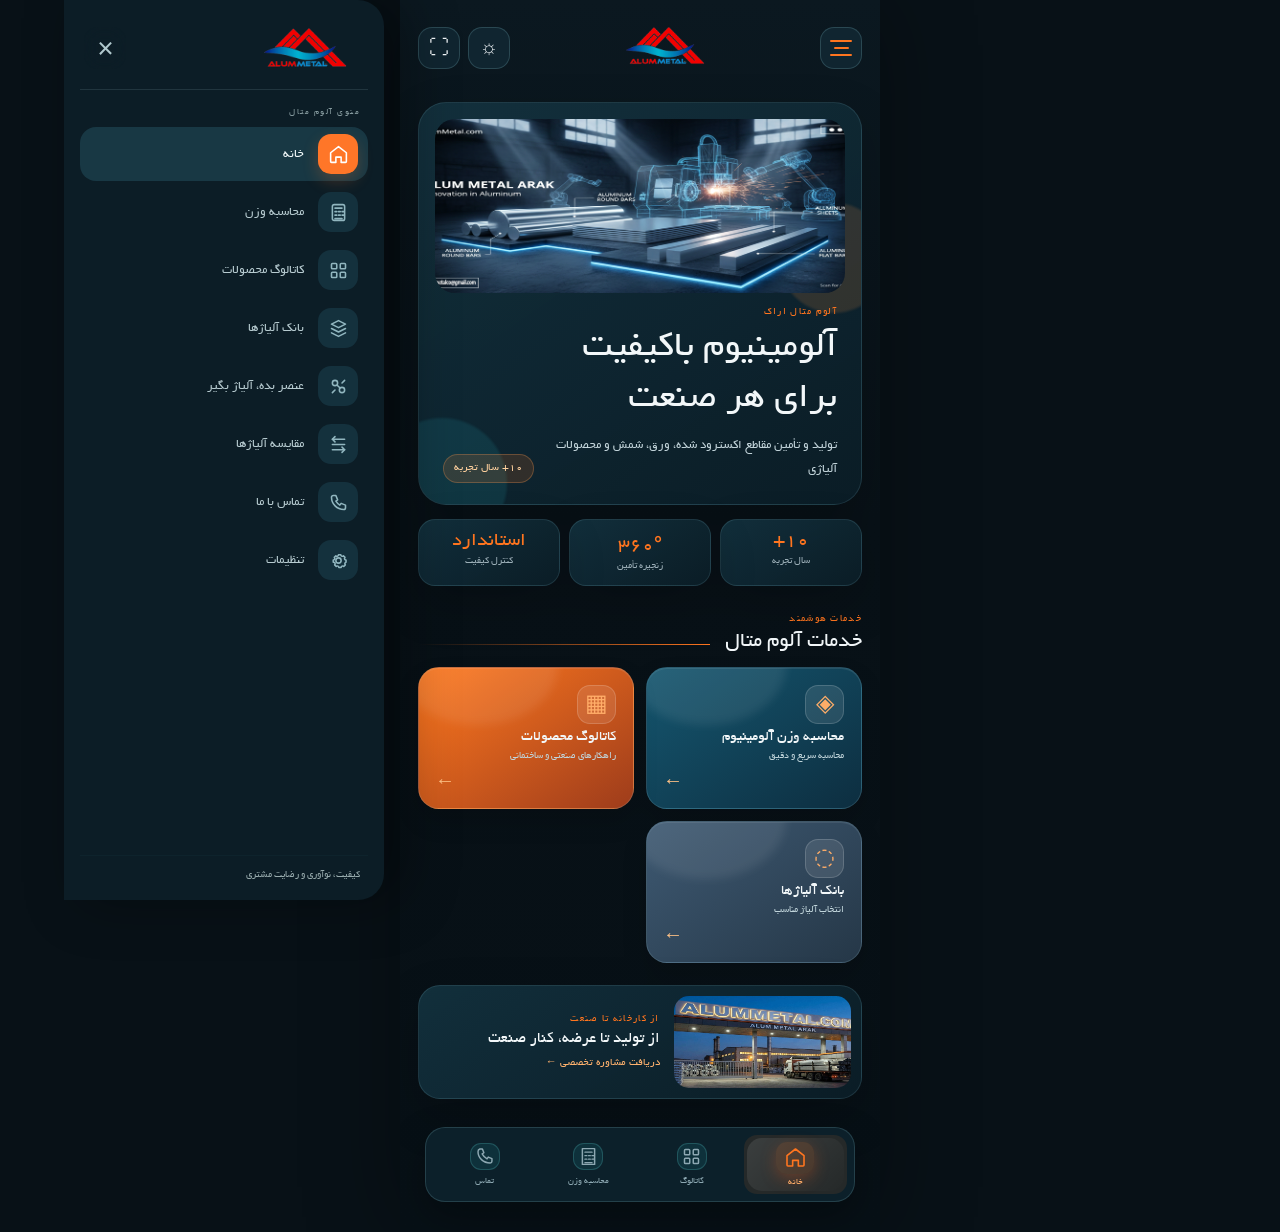
<file: index.html>
<!doctype html>
<html lang="fa" dir="rtl">
<head>
  <meta charset="UTF-8" />
  <meta name="viewport" content="width=device-width, initial-scale=1, maximum-scale=1, user-scalable=no, viewport-fit=cover" />
  <meta name="theme-color" content="#07121b" />
  <meta name="description" content="آلوم متال آراک؛ تولید و تأمین مقاطع و محصولات آلومینیومی" />
  <script>
    // Remove legacy offline caches automatically; the static app must always use current files.
    if (window.location.pathname.endsWith('/index.html') || window.location.pathname === '/') {
      Promise.all([
        'serviceWorker' in navigator ? navigator.serviceWorker.getRegistrations().then((items) => Promise.all(items.map((item) => item.unregister()))) : Promise.resolve(),
        'caches' in window ? caches.keys().then((keys) => Promise.all(keys.map((key) => caches.delete(key)))) : Promise.resolve()
      ]).catch(() => {});
    }
  </script>
  <link rel="preload" href="BYekan.ttf" as="font" type="font/ttf" crossorigin />
  <link rel="preload" href="logo1.png" as="image" />
  <link rel="preload" href="site-hero.png" as="image" />
  <link rel="manifest" href="manifest.webmanifest" />
  <link rel="icon" href="favicon.ico" sizes="16x16 32x32 48x48" type="image/x-icon" />
  <link rel="apple-touch-icon" sizes="180x180" href="apple-touch-icon.png" />
  <link rel="stylesheet" href="styles.css" />
  <title>آلوم متال آراک</title>
</head>
<body>
  <div class="app-shell" id="appShell">
    <header class="topbar">
      <button class="icon-button menu-toggle" id="menuToggle" aria-label="باز کردن منو" aria-expanded="false"><span></span><span></span><span></span></button>
      <a class="brand" href="#home" data-icon="⌂" data-route="home" aria-label="صفحه اصلی آلوم متال">
        <img src="logo1.png" alt="لوگوی آلوم متال" />
      </a>
      <div class="top-actions">
        <button class="icon-button" id="themeToggle" aria-label="تغییر تم">☼</button>
        <button class="icon-button" id="fullscreenToggle" aria-label="تمام صفحه">⛶</button>
      </div>
    </header>

    <aside class="drawer" id="drawer" aria-hidden="true">
      <div class="drawer-head">
        <img src="logo1.png" alt="آلوم متال" />
        <button class="icon-button" id="drawerClose" aria-label="بستن منو">×</button>
      </div>
      <p class="eyebrow">منوی آلوم متال</p>
      <nav class="drawer-nav">
        <a href="#home" data-route="home"><span class="menu-icon" aria-hidden="true"><svg viewBox="0 0 24 24"><path d="m3 10 9-7 9 7v10a1 1 0 0 1-1 1h-5v-6H9v6H4a1 1 0 0 1-1-1z"/></svg></span><span>خانه</span></a>
        <a href="#calculator" data-route="calculator"><span class="menu-icon" aria-hidden="true"><svg viewBox="0 0 24 24"><rect x="5" y="3" width="14" height="18" rx="2"/><path d="M8 7h8M8 11h2m2 0h2m2 0h2M8 15h2m2 0h2m2 0h2M8 19h8"/></svg></span><span>محاسبه وزن</span></a>
        <a href="#catalog" data-route="catalog"><span class="menu-icon" aria-hidden="true"><svg viewBox="0 0 24 24"><rect x="4" y="4" width="6" height="6" rx="1"/><rect x="14" y="4" width="6" height="6" rx="1"/><rect x="4" y="14" width="6" height="6" rx="1"/><rect x="14" y="14" width="6" height="6" rx="1"/></svg></span><span>کاتالوگ محصولات</span></a>
        <a href="#alloys" data-route="alloys"><span class="menu-icon" aria-hidden="true"><svg viewBox="0 0 24 24"><path d="M12 3 4 7l8 4 8-4-8-4Z"/><path d="m4 12 8 4 8-4M4 17l8 4 8-4"/></svg></span><span>بانک آلیاژها</span></a><a href="#element-lab" data-route="element-lab"><span class="menu-icon" aria-hidden="true"><svg viewBox="0 0 24 24"><circle cx="8" cy="8" r="3"/><circle cx="16" cy="16" r="3"/><path d="m10.5 10.5 3 3M5 19l3-3m8-8 3-3"/></svg></span><span>عنصر بده، آلیاژ بگیر</span></a><a href="#alloy-compare" data-route="alloy-compare"><span class="menu-icon" aria-hidden="true"><svg viewBox="0 0 24 24"><path d="M5 6h14M5 12h14M5 18h14"/><path d="m8 3-3 3 3 3m8 6 3 3-3 3"/></svg></span><span>مقایسه آلیاژها</span></a>
        <a href="#contact" data-route="contact"><span class="menu-icon" aria-hidden="true"><svg viewBox="0 0 24 24"><path d="M6 4h3l2 5-2 1.5a14 14 0 0 0 4.5 4.5L15 13l5 2v3a2 2 0 0 1-2 2C10.3 20 4 13.7 4 6a2 2 0 0 1 2-2Z"/></svg></span><span>تماس با ما</span></a>
        <a href="#settings" data-route="settings"><span class="menu-icon" aria-hidden="true"><svg viewBox="0 0 24 24"><circle cx="12" cy="12" r="3"/><path d="M19.4 15a1.7 1.7 0 0 0 .3 1.9l.1.1-1.8 1.8-.1-.1a1.7 1.7 0 0 0-1.9-.3 1.7 1.7 0 0 0-1 1.5v.1h-2.6v-.1a1.7 1.7 0 0 0-1-1.5 1.7 1.7 0 0 0-1.9.3l-.1.1-1.8-1.8.1-.1a1.7 1.7 0 0 0 .3-1.9 1.7 1.7 0 0 0-1.5-1H6v-2.6h.1a1.7 1.7 0 0 0 1.5-1 1.7 1.7 0 0 0-.3-1.9l-.1-.1L9 6.6l.1.1a1.7 1.7 0 0 0 1.9.3 1.7 1.7 0 0 0 1-1.5v-.1h2.6v.1a1.7 1.7 0 0 0 1 1.5 1.7 1.7 0 0 0 1.9-.3l.1-.1 1.8 1.8-.1.1a1.7 1.7 0 0 0-.3 1.9 1.7 1.7 0 0 0 1.5 1h.1V14h-.1a1.7 1.7 0 0 0-1.1 1Z"/></svg></span><span>تنظیمات</span></a>
      </nav>
      <div class="drawer-foot">کیفیت، نوآوری و رضایت مشتری</div>
    </aside>
    <div class="scrim" id="scrim"></div>

    <main id="mainContent" tabindex="-1">
      <section class="screen active" id="home" data-screen>
        <div class="hero-card glass-card">
          <div class="hero-image-wrap"><img src="site-hero.png" alt="محصولات و فناوری آلوم متال" class="hero-image" fetchpriority="high" decoding="async" /></div>
          <div class="hero-copy">
            <div>
              <p class="eyebrow">آلوم متال اراک</p>
              <h1>آلومینیوم باکیفیت<br />برای هر صنعت</h1>
              <p>تولید و تأمین مقاطع اکسترود شده، ورق، شمش و محصولات آلیاژی</p>
            </div>
            <span class="hero-badge">۱۰+ سال تجربه</span>
          </div>
          <div class="hero-orb orb-one"></div><div class="hero-orb orb-two"></div>
        </div>

        <div class="metric-grid">
          <div class="metric glass-card"><strong>۱۰+</strong><span>سال تجربه</span></div>
          <div class="metric glass-card"><strong>۳۶۰°</strong><span>زنجیره تأمین</span></div>
          <div class="metric glass-card"><strong>استاندارد</strong><span>کنترل کیفیت</span></div>
        </div>

        <div class="section-heading"><div><p class="eyebrow">خدمات هوشمند</p><h2>خدمات آلوم متال</h2></div><span class="heading-line"></span></div>
        <div class="service-grid">
          <button class="service-card teal" data-route="calculator"><span class="service-icon">◈</span><span>محاسبه وزن آلومینیوم</span><small>محاسبه سریع و دقیق</small><b>←</b></button>
          <button class="service-card orange" data-route="catalog"><span class="service-icon">▦</span><span>کاتالوگ محصولات</span><small>راهکارهای صنعتی و ساختمانی</small><b>←</b></button>
          <button class="service-card slate" data-route="alloys"><span class="service-icon">◌</span><span>بانک آلیاژها</span><small>انتخاب آلیاژ مناسب</small><b>←</b></button>
        </div>
        <div class="factory-strip glass-card"><img src="factory-banner.jpg" loading="lazy" decoding="async" alt="کارخانه آلوم متال آراک" /><div><p class="eyebrow">از کارخانه تا صنعت</p><h3>از تولید تا عرضه، کنار صنعت</h3><button class="text-link" data-route="quote">دریافت مشاوره تخصصی ←</button></div></div>
      </section>

      <section class="screen" id="calculator" data-screen><div class="page-head"><p class="eyebrow">ابزار دقیق</p><h1>محاسبه وزن مقاطع</h1><p>مقطع و آلیاژ را مطابق محصولات آلوم متال انتخاب کنید.</p></div><div class="form-card glass-card calculator-form"><button class="guide-toggle" id="calculatorGuideToggle" type="button" aria-expanded="false">راهنمای استفاده <span>＋</span></button><div class="calculator-guide" id="calculatorGuide" hidden><strong>چطور وزن را حساب کنیم؟</strong><p>ابتدا مقطع و آلیاژ را انتخاب کن، سپس طول و اندازه‌های مشخص‌شده روی تصویر را به میلی‌متر وارد کن. برای چند قطعه، تعداد را تغییر بده و دکمه محاسبه وزن را بزن.</p><small>حروف روی تصویر، اندازه‌هایی هستند که باید در کادرهای پایین وارد شوند.</small></div><label>نوع مقطع<select id="shapeSelect"></select></label><figure class="shape-guide" id="shapeGuide"><img id="shapeGuideImage" src="shape-guides/round.jpg" alt="راهنمای اندازه‌گذاری مقطع گرد" /><figcaption id="shapeGuideCaption">راهنمای اندازه‌گذاری مقطع</figcaption></figure><label>آلیاژ<select id="alloySelect"></select></label><div class="dimension-grid"><label><span id="fieldOneLabel">طول (میلی‌متر)</span><input id="lengthInput" type="number" min="0" placeholder="مثلاً ۱۰۰۰" /></label><label><span id="fieldTwoLabel">عرض (میلی‌متر)</span><input id="widthInput" type="number" min="0" placeholder="مثلاً ۵۰۰" /></label><label><span id="fieldThreeLabel">ضخامت (میلی‌متر)</span><input id="thicknessInput" type="number" min="0" step="0.1" placeholder="مثلاً ۲" /></label></div><label>تعداد<input id="quantityInput" type="number" min="1" value="1" /></label><button class="primary-button" id="calculateButton">محاسبه وزن <span>←</span></button><output class="result-box" id="weightResult">نتیجه اینجا نمایش داده می‌شود</output></div></section>



      <section class="screen" id="catalog" data-screen><div class="page-head"><p class="eyebrow">کتابخانه محصولات</p><h1>کاتالوگ محصولات</h1><p>کاتالوگ‌های رسمی محصولات آلوم متال؛ برای دریافت موجودی و قیمت با ما تماس بگیرید.</p></div><div class="availability-cta glass-card"><div class="availability-copy"><strong>برای دریافت موجودی و قیمت با ما تماس بگیرید</strong><small>کارشناسان فروش پاسخ‌گوی شما هستند.</small></div><button class="text-link" data-route="contact">تماس با ما <span aria-hidden="true">↗</span></button></div><div class="catalog-list" id="catalogList"><p class="muted-note">در حال دریافت فهرست...</p></div></section>
      <section class="screen" id="alloys" data-screen><div class="page-head"><p class="eyebrow">بانک آلیاژ</p><h1>بانک آلیاژها</h1><p>جدول کامل آلیاژهای کارپذیر و ریختگی با مشخصات فنی و کاربردها.</p></div><div class="availability-cta glass-card"><div class="availability-copy"><strong>برای دریافت موجودی و قیمت آلیاژ با ما تماس بگیرید</strong><small>کارشناسان فروش پاسخ‌گوی شما هستند.</small></div><button class="text-link" data-route="contact">تماس با ما <span aria-hidden="true">↗</span></button></div><div class="alloy-tools glass-card"><label class="search-box"><span>⌕</span><input id="alloySearch" type="search" placeholder="جست‌وجوی کد، کاربرد یا ویژگی" autocomplete="off" /></label><div class="alloy-filters" id="alloyFilters"><button class="alloy-filter active" data-series="all">همه</button><button class="alloy-filter" data-series="1000">سری ۱۰۰۰</button><button class="alloy-filter" data-series="2000">سری ۲۰۰۰</button><button class="alloy-filter" data-series="3000">سری ۳۰۰۰</button><button class="alloy-filter" data-series="4000">سری ۴۰۰۰</button><button class="alloy-filter" data-series="5000">سری ۵۰۰۰</button><button class="alloy-filter" data-series="6000">سری ۶۰۰۰</button><button class="alloy-filter" data-series="7000">سری ۷۰۰۰</button><button class="alloy-filter" data-series="8000">سری ۸۰۰۰</button><button class="alloy-filter" data-series="cast">ریختگی</button></div></div><div class="alloy-summary" id="alloySummary">در حال دریافت بانک آلیاژها...</div><div class="alloy-list" id="alloyList"></div></section>
      <section class="screen" id="element-lab" data-screen><div class="page-head"><p class="eyebrow">یافتن آلیاژ</p><h1>عنصر بده، آلیاژ بگیر</h1><p>مقدار عناصر را وارد کن تا نزدیک‌ترین آلیاژها پیشنهاد شوند.</p></div><div class="alloy-lab glass-card"><div class="lab-heading"><span class="lab-icon">✦</span><div><h2>عنصر بده، آلیاژ تحویل بگیر</h2><p>مقدار عناصر موردنظرت را به درصد وارد کن تا نزدیک‌ترین خانواده‌های آلیاژی پیشنهاد شوند.</p></div></div><div class="element-chips" id="elementChips"><label class="element-input"><span><b>Si</b><small>سیلیسیم</small></span><input type="number" min="0" step="0.01" data-element="سیلیسیم" placeholder="مقدار" /><em>٪</em></label><label class="element-input"><span><b>Fe</b><small>آهن</small></span><input type="number" min="0" step="0.01" data-element="آهن" placeholder="مقدار" /><em>٪</em></label><label class="element-input"><span><b>Cu</b><small>مس</small></span><input type="number" min="0" step="0.01" data-element="مس" placeholder="مقدار" /><em>٪</em></label><label class="element-input"><span><b>Mn</b><small>منگنز</small></span><input type="number" min="0" step="0.01" data-element="منگنز" placeholder="مقدار" /><em>٪</em></label><label class="element-input"><span><b>Mg</b><small>منیزیم</small></span><input type="number" min="0" step="0.01" data-element="منیزیم" placeholder="مقدار" /><em>٪</em></label><label class="element-input"><span><b>Cr</b><small>کروم</small></span><input type="number" min="0" step="0.01" data-element="کروم" placeholder="مقدار" /><em>٪</em></label><label class="element-input"><span><b>Zn</b><small>روی</small></span><input type="number" min="0" step="0.01" data-element="روی" placeholder="مقدار" /><em>٪</em></label><label class="element-input"><span><b>Ti</b><small>تیتانیوم</small></span><input type="number" min="0" step="0.01" data-element="تیتانیوم" placeholder="مقدار" /><em>٪</em></label></div><label class="element-code-search"><span>جست‌وجوی مستقیم کد آلیاژ</span><input id="elementAlloyCode" inputmode="numeric" maxlength="4" placeholder="مثلاً ۶۰۱۰ یا 6061" /></label><div class="element-result" id="elementResult">مقدار عناصر را وارد کن تا پیشنهاد آلیاژ نمایش داده شود.</div></div></section>
      <section class="screen" id="alloy-compare" data-screen><div class="page-head"><p class="eyebrow">مقایسه آلیاژ</p><h1>مقایسهٔ آلیاژها</h1><p>حداقل دو آلیاژ را انتخاب کن و مشخصات فنی آن‌ها را کنار هم ببین.</p></div><div class="alloy-lab glass-card"><div class="compare-picker"><div class="picker-title"><span class="picker-icon">⇄</span><div><strong>مقایسهٔ آلیاژها</strong><small id="compareCount">دو آلیاژ را انتخاب کن.</small></div></div><div class="picker-grid"><label><span>انتخاب اول</span><select id="compareOne"><option value="">انتخاب آلیاژ</option></select></label><label><span>انتخاب دوم</span><select id="compareTwo"><option value="">انتخاب آلیاژ</option></select></label><label><span>انتخاب سوم <b>اختیاری</b></span><select id="compareThree"><option value="">بدون انتخاب</option></select></label></div><button id="compareButton" class="primary-button" type="button" disabled>نمایش مقایسه <span>←</span></button><div class="compare-panel" id="comparePanel" hidden><div class="compare-panel-head"><h2>نتیجهٔ مقایسه</h2><button id="clearCompare" class="text-link" type="button">پاک کردن</button></div><div class="comparison-table" id="comparisonTable"></div></div></div></div></section>
      <section class="screen" id="quote" data-screen><div class="page-head"><p class="eyebrow">تماس مستقیم</p><h1>درخواست پیش‌فاکتور</h1><p>مشخصات پروژه را بفرستید تا راهنمایی‌تان کنیم.</p></div><form class="form-card glass-card" id="quoteForm"><label>نام و نام خانوادگی<input id="quoteName" required placeholder="نام شما" /></label><label>شماره تماس<input id="quotePhone" required inputmode="tel" placeholder="۰۹۱۲..." /></label><label>شرح محصول یا پروژه<textarea id="quoteDetails" required rows="5" placeholder="نوع محصول، آلیاژ، ابعاد و تعداد"></textarea></label><button class="primary-button" type="submit">ثبت درخواست <span>←</span></button><output class="result-box" id="quoteResult"></output></form></section>

      <section class="screen" id="contact" data-screen><div class="page-head"><p class="eyebrow">تماس با ما</p><h1>تماس با آلوم متال</h1><p>برای مشاوره، استعلام و پیگیری سفارش تماس با ما.</p></div><div class="contact-grid"><div class="contact-card phone-cluster glass-card"><div class="cluster-heading"><span class="contact-icon contact-phone-icon"><svg width="22" height="22" viewBox="0 0 24 24" aria-hidden="true"><path d="M6.6 3.5h3l1.7 4.2-2 1.4a13.5 13.5 0 0 0 5.6 5.6l1.4-2 4.2 1.7v3a2 2 0 0 1-2 2C10.5 19.4 4.6 13.5 4.6 6.5a3 3 0 0 1 2-3Z"/></svg></span><div><small>راه‌های تماس مستقیم</small><strong>پاسخ‌گویی و فروش</strong></div></div><div class="phone-list"><a class="phone-line" href="tel:08633257316"><span>تلفن فروش</span><b>۰۸۶-۳۳۲۵۷۳۱۶</b><i>↗</i></a><a class="phone-line" href="tel:09904652053"><span>همراه اول</span><b>۰۹۹۰۴۶۵۲۰۵۳</b><i>↗</i></a><a class="phone-line" href="tel:09904652054"><span>همراه دوم</span><b>۰۹۹۰۴۶۵۲۰۵۴</b><i>↗</i></a></div></div><div class="contact-card address-card glass-card"><span class="contact-icon location-icon"><svg viewBox="0 0 24 24" aria-hidden="true"><path d="M19 10c0 5-7 10-7 10S5 15 5 10a7 7 0 1 1 14 0Z"/><circle cx="12" cy="10" r="2.2"/></svg></span><small>آدرس دفتر مرکزی</small><strong>اراک، خیابان دانشگاه، ساختمان هاتف، طبقه سوم، واحد ۴<br />اراک، شهرک صنعتی خیرآباد</strong></div></div><div class="social-links glass-card"><div class="social-heading"><div><p class="eyebrow">شبکه‌های اجتماعی</p><h2>ما را دنبال کنید</h2></div><span class="social-heading-icon"><svg viewBox="0 0 24 24" aria-hidden="true"><path d="M5 5h14v10H9l-4 4V5Z"/><path d="M8 9h8M8 12h5"/></svg></span></div><div class="social-grid"><a class="social-link telegram" href="https://t.me/Alummetal" target="_blank" rel="noreferrer"><span class="social-mark"><svg viewBox="0 0 24 24" aria-hidden="true"><path d="m20 4-3 16-5-5-3 3v-5L5 11l15-7Z"/><path d="m9 13 8-6"/></svg></span><span><strong>تلگرام</strong><small>@Alummetal</small></span><b>↗</b></a><a class="social-link bale" href="https://ble.ir/alummetalarak" target="_blank" rel="noreferrer"><span class="social-mark">ب</span><span><strong>بله</strong><small>کانال آلوم متال</small></span><b>↗</b></a><a class="social-link eitaa" href="https://eitaa.com/alummetalarak" target="_blank" rel="noreferrer"><span class="social-mark">ای</span><span><strong>ایتا</strong><small>کانال آلوم متال</small></span><b>↗</b></a><a class="social-link rubika" href="https://rubika.ir/alumetal" target="_blank" rel="noreferrer"><span class="social-mark">ر</span><span><strong>روبیکا</strong><small>صفحه آلوم متال</small></span><b>↗</b></a></div></div><a class="primary-button link-button" href="https://alummetal.com" target="_blank" rel="noreferrer">مشاهده سایت رسمی <span>↗</span></a></section>

      <section class="screen" id="settings" data-screen><div class="page-head"><p class="eyebrow">کنترل برنامه</p><h1>تنظیمات</h1><p>ظاهر و زبان برنامه را شخصی‌سازی کنید.</p></div><div class="settings-list glass-card"><button id="languageToggle"><span>زبان برنامه</span><strong>فارسی</strong></button><button id="settingsTheme"><span>حالت شب</span><strong id="themeStatus">فعال</strong></button><button id="installButton" hidden><span>نصب اپ</span><strong>افزودن به صفحه اصلی</strong></button></div></section>
    </main>

    <nav class="bottom-nav" aria-label="ناوبری اصلی"><a href="#home" data-route="home" class="active"><span class="nav-icon home-icon"><svg viewBox="0 0 24 24" aria-hidden="true"><path d="m3 10 9-7 9 7v10a1 1 0 0 1-1 1h-5v-6H9v6H4a1 1 0 0 1-1-1z"/></svg></span><small>خانه</small></a><a href="#catalog" data-route="catalog"><span class="nav-icon grid-icon"><svg viewBox="0 0 24 24" aria-hidden="true"><rect x="4" y="4" width="6" height="6" rx="1"/><rect x="14" y="4" width="6" height="6" rx="1"/><rect x="4" y="14" width="6" height="6" rx="1"/><rect x="14" y="14" width="6" height="6" rx="1"/></svg></span><small>کاتالوگ</small></a><a href="#calculator" data-route="calculator"><span class="nav-icon chart-icon"><svg viewBox="0 0 24 24" aria-hidden="true"><path d="M5 3h14v18H5zM8 7h8M8 11h2m2 0h2m2 0h2M8 15h2m2 0h2m2 0h2M8 19h8"/></svg></span><small>محاسبه وزن</small></a><a href="#contact" data-route="contact"><span class="nav-icon phone-icon"><svg width="22" height="22" viewBox="0 0 24 24" aria-hidden="true"><path d="M6.6 3.5h3l1.7 4.2-2 1.4a13.5 13.5 0 0 0 5.6 5.6l1.4-2 4.2 1.7v3a2 2 0 0 1-2 2C10.5 19.4 4.6 13.5 4.6 6.5a3 3 0 0 1 2-3Z"/></svg></span><small>تماس</small></a></nav>
    <dialog class="preview-dialog" id="previewDialog"><div class="preview-head"><strong id="previewTitle">پیش‌نمایش</strong><button class="icon-button" id="previewClose" aria-label="بستن پیش‌نمایش">×</button></div><div class="preview-body" id="previewBody"></div></dialog><div class="toast" id="toast" role="status"></div>
  </div>
  <script src="app.js"></script>
</body>
</html>
</file>
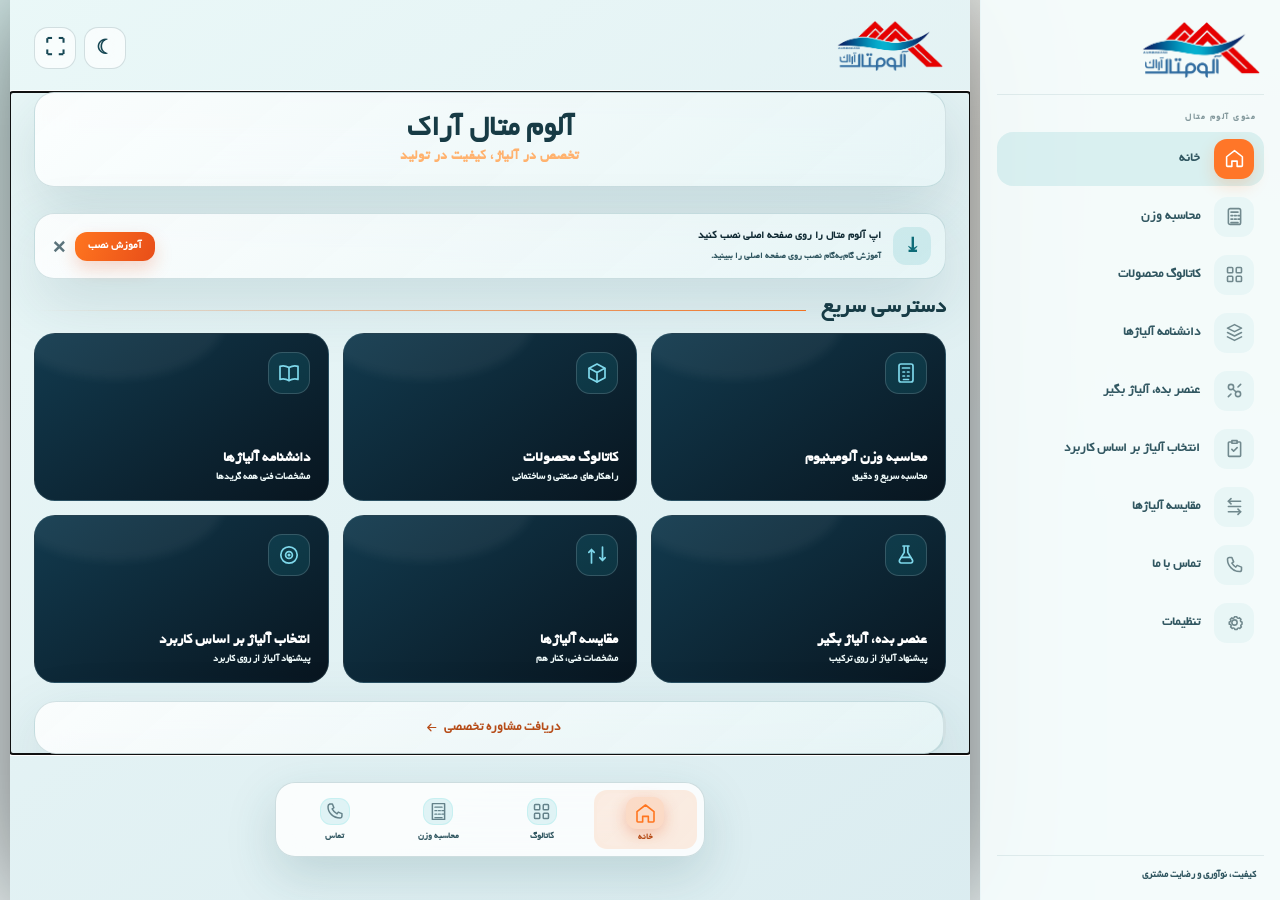
<file: web/index.html>
<!doctype html>
<html lang="fa" dir="rtl">
<head>
  <meta charset="UTF-8" />
  <script>
    // Set the language direction before the first paint so English mode never flashes RTL.
    // The boot screen itself is always light on purpose: it matches the OS/PWA splash
    // colour (manifest background_color), so a cold start looks like ONE continuous
    // loading screen instead of a light splash followed by a dark box.
    // Wrapped in an IIFE: nothing here may leak a global name into app.js.
    (function () {
      try {
        if (localStorage.getItem('alum-lang') === 'en') { document.documentElement.lang = 'en'; document.documentElement.dir = 'ltr'; }
        // Paint the canvas with the final theme colour right now. The stylesheet loads
        // without blocking the first paint, and when the canvas colour changes after that
        // paint the compositor can keep the old colour cached — which shows up as 1px
        // light hairlines under the header / above the bottom nav until the next repaint.
        // Keeping the canvas colour constant removes that class of glitch entirely.
        var savedTheme = localStorage.getItem('alum-theme-v2');
        var darkNow = savedTheme ? savedTheme === 'dark' : window.matchMedia('(prefers-color-scheme: dark)').matches;
        document.documentElement.style.background = darkNow ? '#081117' : '#eaf3f4';
      } catch (e) { /* private mode */ }
    })();
  </script>
  <style>
    /* First-paint layer: paints the app background and a branded boot screen before the
       main stylesheet arrives, so visitors never see a white page or a stray box. */
    /* The boot screen paints its own opaque background; the root element is left
       transparent on purpose so the body's theme background owns the canvas from the
       first paint. A light canvas here used to stay cached by the compositor and show
       up as 1px light hairlines under the header / above the bottom nav. */
    .boot-screen{position:fixed;inset:0;z-index:9999;display:flex;flex-direction:column;align-items:center;justify-content:center;gap:22px;background:#edf3f5;transition:opacity .4s ease}
    .boot-screen.is-hidden{opacity:0;pointer-events:none}
    .boot-logo{width:168px;height:168px;border-radius:26%;box-shadow:0 18px 44px rgba(7,18,27,.22);animation:boot-rise .5s ease both}
    .boot-bar{display:block;width:132px;height:4px;border-radius:99px;overflow:hidden;background:rgba(36,190,208,.18)}
    .boot-bar i{display:block;width:40%;height:100%;border-radius:99px;background:linear-gradient(90deg,#24bed0,#ff751f);animation:boot-slide 1.15s ease-in-out infinite}
    @keyframes boot-rise{from{opacity:0;transform:translateY(10px) scale(.96)}to{opacity:1;transform:none}}
    @keyframes boot-slide{from{transform:translateX(-130%)}to{transform:translateX(330%)}}
    [dir="ltr"] .boot-bar i{animation-name:boot-slide-ltr}
    @keyframes boot-slide-ltr{from{transform:translateX(330%)}to{transform:translateX(-130%)}}
    @media (prefers-reduced-motion: reduce){.boot-logo{animation:none}.boot-bar i{animation:none;width:100%}}
  </style>
  <noscript><style>.boot-screen{display:none}</style></noscript>
  <script>
    // Hide the boot screen once the document is ready AND the stylesheet arrived (kept
    // visible for at least 420ms so a cached load never flashes), with hard fallbacks so
    // a slow or failed asset can never leave the app trapped behind it.
    (function () {
      var startedAt = Date.now();
      var hide = function () {
        var boot = document.getElementById('bootScreen');
        if (!boot || boot.dataset.hiding) return;
        boot.dataset.hiding = '1';
        window.setTimeout(function () {
          boot.classList.add('is-hidden');
          window.setTimeout(function () { boot.remove(); }, 450);
        }, Math.max(0, 420 - (Date.now() - startedAt)));
      };
      // The stylesheet loads without blocking the paint (that is what makes the boot
      // screen appear instantly); wait for it so the app never shows up unstyled.
      var hideWhenReady = function () {
        if (window.__cssReady || Date.now() - startedAt > 3000) { hide(); return; }
        window.setTimeout(hideWhenReady, 60);
      };
      if (document.readyState === 'loading') document.addEventListener('DOMContentLoaded', hideWhenReady);
      else hideWhenReady();
      window.setTimeout(hide, 6000);
    })();
  </script>
  <meta name="viewport" content="width=device-width, initial-scale=1, viewport-fit=cover" />
  <meta name="theme-color" content="#edf3f5" />
  <meta name="description" content="نرم افزار اپلیکیشن آلوم متال؛ محاسبه وزن و مقاطع آلومینیوم، کاتالوگ محصولات آلومینیومی، دانشنامه آلیاژها، انتخاب آلیاژ بر اساس کاربرد، مقایسه آلیاژها و پیشنهاد آلیاژ از روی ترکیب" />
  <meta name="keywords" content="کلید آلومینیوم، آلومینیوم، نرم افزار آلومینیوم، نرم افزار آلوم متال، اپلیکیشن آلومینیوم، اپ آلوم متال، محاسبه وزن آلومینیوم، کاتالوگ آلومینیوم، آلیاژ آلومینیوم، مقاطع آلومینیومی" />
  <script>
    // Remove legacy offline caches automatically; the static app must always use current files.
    // `notify-sw.js` is kept: it only draws the new-version alert and never caches anything.
    if (window.location.pathname.endsWith('/index.html') || window.location.pathname === '/') {
      Promise.all([
        'serviceWorker' in navigator ? navigator.serviceWorker.getRegistrations().then((items) => Promise.all(items
          .filter((item) => {
            const script = ((item.active || item.waiting || item.installing || {}).scriptURL) || '';
            return !script.endsWith('/notify-sw.js') && !script.endsWith('notify-sw.js');
          })
          .map((item) => item.unregister()))) : Promise.resolve(),
        'caches' in window ? caches.keys().then((keys) => Promise.all(keys.map((key) => caches.delete(key)))) : Promise.resolve()
      ]).catch(() => {});
    }
  </script>
  <link rel="preload" href="fonts/BYekan.ttf?v=9" as="font" type="font/ttf" crossorigin />
  <link rel="preload" href="img/logo-alummetalarak.png" as="image" />
  <link rel="manifest" href="manifest.webmanifest?v=1.2.2" />
  <link rel="icon" href="img/favicon.ico?v=1.2.2" sizes="16x16 32x32 48x48" type="image/x-icon" />
  <link rel="icon" type="image/png" sizes="192x192" href="img/favicon-192.png?v=1.2.2" />
  <link rel="apple-touch-icon" sizes="180x180" href="img/apple-touch-icon.png?v=1.2.2" />
  <link rel="stylesheet" href="styles.css?v=1.2.2" media="print" onload="this.media='all';window.__cssReady=true" />
  <noscript><link rel="stylesheet" href="styles.css?v=1.2.2" /></noscript>
  <title>اپلیکیشن آلوم متال آراک | محاسبه وزن، کاتالوگ و دانشنامه آلیاژها</title>
</head>
<body>
  <div class="boot-screen" id="bootScreen" aria-hidden="true">
    <img class="boot-logo" src="img/icon-512.png?v=1.2.2" alt="" width="168" height="168" />
    <span class="boot-bar"><i></i></span>
  </div>
  <div class="app-shell" id="appShell">
    <header class="topbar">
      <button class="icon-button menu-toggle" id="menuToggle" aria-label="باز کردن منو" aria-expanded="false"><span></span><span></span><span></span></button>
      <a class="brand" href="./index.html" data-icon="⌂" data-route="home" aria-label="صفحه اصلی آلوم متال">
        <img src="img/logo-alummetalarak.png" alt="لوگوی آلوم متال" />
      </a>
      <div class="top-actions">
        <button class="icon-button" id="themeToggle" aria-label="تغییر تم">☼</button>
        <button class="icon-button" id="fullscreenToggle" aria-label="تمام صفحه">⛶</button>
      </div>
    </header>

    <aside class="drawer" id="drawer" aria-hidden="true">
      <div class="drawer-head">
        <img src="img/logo-alummetalarak.png" alt="آلوم متال" />
        <button class="icon-button" id="drawerClose" aria-label="بستن منو">×</button>
      </div>
      <p class="eyebrow">منوی آلوم متال</p>
      <nav class="drawer-nav">
        <a href="./index.html" data-route="home"><span class="menu-icon" aria-hidden="true"><svg viewBox="0 0 24 24"><path d="m3 10 9-7 9 7v10a1 1 0 0 1-1 1h-5v-6H9v6H4a1 1 0 0 1-1-1z"/></svg></span><span>خانه</span></a>
        <a href="./index.html" data-route="calculator"><span class="menu-icon" aria-hidden="true"><svg viewBox="0 0 24 24"><rect x="5" y="3" width="14" height="18" rx="2"/><path d="M8 7h8M8 11h2m2 0h2m2 0h2M8 15h2m2 0h2m2 0h2M8 19h8"/></svg></span><span>محاسبه وزن</span></a>
        <a href="./index.html" data-route="catalog"><span class="menu-icon" aria-hidden="true"><svg viewBox="0 0 24 24"><rect x="4" y="4" width="6" height="6" rx="1"/><rect x="14" y="4" width="6" height="6" rx="1"/><rect x="4" y="14" width="6" height="6" rx="1"/><rect x="14" y="14" width="6" height="6" rx="1"/></svg></span><span>کاتالوگ محصولات</span></a>
        <a href="./index.html" data-route="alloys"><span class="menu-icon" aria-hidden="true"><svg viewBox="0 0 24 24"><path d="M12 3 4 7l8 4 8-4-8-4Z"/><path d="m4 12 8 4 8-4M4 17l8 4 8-4"/></svg></span><span>دانشنامه آلیاژها</span></a><a href="./index.html" data-route="element-lab"><span class="menu-icon" aria-hidden="true"><svg viewBox="0 0 24 24"><circle cx="8" cy="8" r="3"/><circle cx="16" cy="16" r="3"/><path d="m10.5 10.5 3 3M5 19l3-3m8-8 3-3"/></svg></span><span>عنصر بده، آلیاژ بگیر</span></a><a href="./index.html" data-route="use-lab"><span class="menu-icon" aria-hidden="true"><svg viewBox="0 0 24 24"><path d="M9 3h6v3H9z"/><path d="M9 4.5H6a1 1 0 0 0-1 1V20a1 1 0 0 0 1 1h12a1 1 0 0 0 1-1V5.5a1 1 0 0 0-1-1h-3"/><path d="m9 13 2 2 4-4"/></svg></span><span>انتخاب آلیاژ بر اساس کاربرد</span></a><a href="./index.html" data-route="alloy-compare"><span class="menu-icon" aria-hidden="true"><svg viewBox="0 0 24 24"><path d="M5 6h14M5 12h14M5 18h14"/><path d="m8 3-3 3 3 3m8 6 3 3-3 3"/></svg></span><span>مقایسه آلیاژها</span></a>
        <a href="./index.html" data-route="contact"><span class="menu-icon" aria-hidden="true"><svg viewBox="0 0 24 24"><path d="M6 4h3l2 5-2 1.5a14 14 0 0 0 4.5 4.5L15 13l5 2v3a2 2 0 0 1-2 2C10.3 20 4 13.7 4 6a2 2 0 0 1 2-2Z"/></svg></span><span>تماس با ما</span></a>
        <a href="./index.html" data-route="settings"><span class="menu-icon" aria-hidden="true"><svg viewBox="0 0 24 24"><circle cx="12" cy="12" r="3"/><path d="M19.4 15a1.7 1.7 0 0 0 .3 1.9l.1.1-1.8 1.8-.1-.1a1.7 1.7 0 0 0-1.9-.3 1.7 1.7 0 0 0-1 1.5v.1h-2.6v-.1a1.7 1.7 0 0 0-1-1.5 1.7 1.7 0 0 0-1.9.3l-.1.1-1.8-1.8.1-.1a1.7 1.7 0 0 0 .3-1.9 1.7 1.7 0 0 0-1.5-1H6v-2.6h.1a1.7 1.7 0 0 0 1.5-1 1.7 1.7 0 0 0-.3-1.9l-.1-.1L9 6.6l.1.1a1.7 1.7 0 0 0 1.9.3 1.7 1.7 0 0 0 1-1.5v-.1h2.6v.1a1.7 1.7 0 0 0 1 1.5 1.7 1.7 0 0 0 1.9-.3l.1-.1 1.8 1.8-.1.1a1.7 1.7 0 0 0-.3 1.9 1.7 1.7 0 0 0 1.5 1h.1V14h-.1a1.7 1.7 0 0 0-1.1 1Z"/></svg></span><span>تنظیمات</span></a>
      </nav>
      <div class="drawer-foot">کیفیت، نوآوری و رضایت مشتری</div>
    </aside>
    <div class="scrim" id="scrim"></div>

    <main id="mainContent" tabindex="-1">
      <section class="screen active" id="home" data-screen>
        <h1 class="visually-hidden">آلوم متال آراک — تولید و تأمین مقاطع و محصولات آلومینیومی</h1>

        <div class="brand-tagline glass-card">
          <strong>آلوم متال آراک</strong>
          <span>تخصص در آلیاژ، کیفیت در تولید</span>
        </div>

        <div class="install-banner glass-card" id="installBanner" hidden>
          <span class="install-icon" aria-hidden="true">⤓</span>
          <div class="install-copy">
            <strong id="installBannerTitle">اپ آلوم متال را روی صفحه اصلی نصب کنید</strong>
            <small id="installBannerHint">دسترسی سریع‌تر و تمام‌صفحه.</small>
          </div>
          <div class="install-actions">
            <button class="install-go" id="installGo" type="button">نصب</button>
            <button class="install-x" id="installDismiss" type="button" aria-label="بستن پیشنهاد نصب">×</button>
          </div>
        </div>

        <div class="section-heading"><div><h2>دسترسی سریع</h2></div><span class="heading-line"></span></div>
        <div class="service-grid">
          <button class="service-card teal" data-route="calculator"><span class="service-icon" aria-hidden="true"><svg viewBox="0 0 24 24"><rect x="5" y="3" width="14" height="18" rx="2"/><path d="M8.5 7h7M9 11h1.5m3 0H15M9 15h1.5m3 0H15M9.5 18.5h5"/></svg></span><span>محاسبه وزن آلومینیوم</span><small>محاسبه سریع و دقیق</small></button>
          <button class="service-card orange" data-route="catalog"><span class="service-icon" aria-hidden="true"><svg viewBox="0 0 24 24"><path d="M12 3 4 7.2v9.6L12 21l8-4.2V7.2z"/><path d="M4.3 7.3 12 11.4l7.7-4.1M12 11.4V21"/></svg></span><span>کاتالوگ محصولات</span><small>راهکارهای صنعتی و ساختمانی</small></button>
          <button class="service-card slate" data-route="alloys"><span class="service-icon" aria-hidden="true"><svg viewBox="0 0 24 24"><path d="M3 5.4c2.8-.9 5.5-.8 9 1.2 3.5-2 6.2-2.1 9-1.2v13c-2.8-.9-5.5-.8-9 1.2-3.5-2-6.2-2.1-9-1.2z"/><path d="M12 6.6v13"/></svg></span><span>دانشنامه آلیاژها</span><small>مشخصات فنی همه گریدها</small></button>
          <button class="service-card cyan" data-route="element-lab"><span class="service-icon" aria-hidden="true"><svg viewBox="0 0 24 24"><path d="M9 3h6M10.2 3v6.4L5.6 17A2 2 0 0 0 7.3 20h9.4a2 2 0 0 0 1.7-3l-4.6-7.6V3"/><path d="M7.6 14.4h8.8"/></svg></span><span>عنصر بده، آلیاژ بگیر</span><small>پیشنهاد آلیاژ از روی ترکیب</small></button>
          <button class="service-card plum" data-route="alloy-compare"><span class="service-icon" aria-hidden="true"><svg viewBox="0 0 24 24"><path d="M6.5 20V6.5m0 0L3.8 9.3M6.5 6.5l2.7 2.8"/><path d="M17.5 4v13.5m0 0 2.7-2.8M17.5 17.5l-2.7-2.8"/></svg></span><span>مقایسه آلیاژها</span><small>مشخصات فنی، کنار هم</small></button>
          <button class="service-card lime" data-route="use-lab"><span class="service-icon" aria-hidden="true"><svg viewBox="0 0 24 24"><circle cx="12" cy="12" r="8.2"/><circle cx="12" cy="12" r="3.4"/><circle cx="12" cy="12" r="0.7"/></svg></span><span>انتخاب آلیاژ بر اساس کاربرد</span><small>پیشنهاد آلیاژ از روی کاربرد</small></button>
        </div>
        <div class="factory-strip glass-card advice-strip"><button class="text-link" data-route="contact">دریافت مشاوره تخصصی <span class="ui-arrow" aria-hidden="true"></span></button></div>
      </section>

      <section class="screen" id="calculator" data-screen><div class="page-head"><p class="eyebrow">ابزار دقیق</p><h1>محاسبه وزن مقاطع</h1><p>مقطع و آلیاژ را مطابق محصولات آلوم متال انتخاب کنید.</p></div><div class="form-card glass-card calculator-form"><button class="guide-toggle" id="calculatorGuideToggle" type="button" aria-expanded="false">راهنمای استفاده <span>＋</span></button><div class="calculator-guide" id="calculatorGuide" hidden><strong>چطور وزن را حساب کنیم؟</strong><p>ابتدا مقطع و آلیاژ را انتخاب کنید، سپس طول و اندازه‌های مشخص‌شده روی تصویر را به میلی‌متر وارد کنید. برای چند قطعه، تعداد را تغییر دهید و دکمهٔ محاسبهٔ وزن را بزنید.</p><small>حروف روی تصویر، اندازه‌هایی هستند که باید در کادرهای پایین وارد شوند.</small></div><label>نوع مقطع<select id="shapeSelect"></select></label><figure class="shape-guide" id="shapeGuide"><img id="shapeGuideImage" src="img/shape-guides/round.jpg" alt="راهنمای اندازه‌گذاری مقطع گرد" /><figcaption id="shapeGuideCaption">راهنمای اندازه‌گذاری مقطع</figcaption></figure><label>آلیاژ<select id="alloySelect"></select></label><div class="dimension-grid"><label><span id="fieldOneLabel">طول (میلی‌متر)</span><input id="lengthInput" type="number" min="0" placeholder="مثلاً ۱۰۰۰" /></label><label><span id="fieldTwoLabel">عرض (میلی‌متر)</span><input id="widthInput" type="number" min="0" placeholder="مثلاً ۵۰۰" /></label><label><span id="fieldThreeLabel">ضخامت (میلی‌متر)</span><input id="thicknessInput" type="number" min="0" step="0.1" placeholder="مثلاً ۲" /></label></div><label>تعداد<input id="quantityInput" type="number" min="1" value="1" /></label><button class="primary-button" id="calculateButton">محاسبه وزن <span class="ui-arrow" aria-hidden="true"></span></button><output class="result-box" id="weightResult">نتیجه اینجا نمایش داده می‌شود</output></div></section>



      <section class="screen" id="catalog" data-screen><div class="page-head"><p class="eyebrow">کتابخانه محصولات</p><h1>کاتالوگ محصولات</h1><p>کاتالوگ‌های رسمی محصولات آلوم متال؛ برای دریافت موجودی و قیمت با ما تماس بگیرید.</p></div><div class="availability-cta glass-card"><div class="availability-copy"><strong>برای دریافت موجودی و قیمت با ما تماس بگیرید</strong><small>کارشناسان فروش پاسخ‌گوی شما هستند.</small></div><button class="text-link" data-route="contact">تماس با ما <span class="ui-arrow" aria-hidden="true"></span></button></div><div class="catalog-list" id="catalogList"><p class="muted-note">در حال دریافت فهرست…</p></div></section>
      <section class="screen" id="alloys" data-screen><div class="page-head"><p class="eyebrow">دانشنامه آلیاژ</p><h1>دانشنامه آلیاژها</h1><p>جدول کامل آلیاژهای کارپذیر و ریختگی با مشخصات فنی و کاربردها.</p></div><div class="availability-cta glass-card"><div class="availability-copy"><strong>برای دریافت موجودی و قیمت آلیاژ با ما تماس بگیرید</strong><small>کارشناسان فروش پاسخ‌گوی شما هستند.</small></div><button class="text-link" data-route="contact">تماس با ما <span class="ui-arrow" aria-hidden="true"></span></button></div><div class="alloy-tools glass-card"><label class="search-box"><span class="search-icon" aria-hidden="true"><svg viewBox="0 0 24 24"><circle cx="11" cy="11" r="6.4"/><path d="m16 16 4.4 4.4"/></svg></span><input id="alloySearch" type="search" placeholder="جست‌وجوی کد، کاربرد یا ویژگی" autocomplete="off" /></label><div class="alloy-filters" id="alloyFilters"><button class="alloy-filter active" data-series="all">همه</button><button class="alloy-filter" data-series="1000">سری ۱۰۰۰</button><button class="alloy-filter" data-series="2000">سری ۲۰۰۰</button><button class="alloy-filter" data-series="3000">سری ۳۰۰۰</button><button class="alloy-filter" data-series="4000">سری ۴۰۰۰</button><button class="alloy-filter" data-series="5000">سری ۵۰۰۰</button><button class="alloy-filter" data-series="6000">سری ۶۰۰۰</button><button class="alloy-filter" data-series="7000">سری ۷۰۰۰</button><button class="alloy-filter" data-series="8000">سری ۸۰۰۰</button><button class="alloy-filter" data-series="cast">ریختگی</button></div></div><div class="alloy-summary" id="alloySummary">در حال دریافت دانشنامه آلیاژها…</div><div class="alloy-list" id="alloyList"></div></section>
      <section class="screen" id="element-lab" data-screen>
        <div class="page-head"><p class="eyebrow">یافتن آلیاژ</p><h1>عنصر بده، آلیاژ بگیر</h1><p>مقدار یک عنصر را وارد کنید؛ نزدیک‌ترین آلیاژها با درصد تطابق پیشنهاد می‌شوند.</p></div>

        <div class="alloy-lab glass-card lab-card">
          <div class="lab-heading"><span class="lab-icon">✦</span><div><h2>یک عنصر کافی است</h2><p>لازم نیست همه را پر کنید؛ نتیجه به‌صورت زنده به‌روز می‌شود.</p></div></div>
          <div class="lab-samples" id="labSamples"><span>نمونه سریع:</span></div>
          <div class="element-chips" id="elementChips">
            <label class="element-input"><span><b>Si</b><small>سیلیسیم</small></span><input type="text" inputmode="decimal" autocomplete="off" data-element="Si" placeholder="مثلاً 0.45" /><em>٪</em></label>
            <label class="element-input"><span><b>Fe</b><small>آهن</small></span><input type="text" inputmode="decimal" autocomplete="off" data-element="Fe" placeholder="مثلاً 0.45" /><em>٪</em></label>
            <label class="element-input"><span><b>Cu</b><small>مس</small></span><input type="text" inputmode="decimal" autocomplete="off" data-element="Cu" placeholder="مثلاً 0.45" /><em>٪</em></label>
            <label class="element-input"><span><b>Mn</b><small>منگنز</small></span><input type="text" inputmode="decimal" autocomplete="off" data-element="Mn" placeholder="مثلاً 0.45" /><em>٪</em></label>
            <label class="element-input"><span><b>Mg</b><small>منیزیم</small></span><input type="text" inputmode="decimal" autocomplete="off" data-element="Mg" placeholder="مثلاً 0.45" /><em>٪</em></label>
            <label class="element-input"><span><b>Cr</b><small>کروم</small></span><input type="text" inputmode="decimal" autocomplete="off" data-element="Cr" placeholder="مثلاً 0.45" /><em>٪</em></label>
            <label class="element-input"><span><b>Zn</b><small>روی</small></span><input type="text" inputmode="decimal" autocomplete="off" data-element="Zn" placeholder="مثلاً 0.45" /><em>٪</em></label>
            <label class="element-input"><span><b>Ti</b><small>تیتانیوم</small></span><input type="text" inputmode="decimal" autocomplete="off" data-element="Ti" placeholder="مثلاً 0.45" /><em>٪</em></label>
            <label class="element-input"><span><b>Ni</b><small>نیکل</small></span><input type="text" inputmode="decimal" autocomplete="off" data-element="Ni" placeholder="مثلاً 0.45" /><em>٪</em></label>
            <label class="element-input"><span><b>Li</b><small>لیتیم</small></span><input type="text" inputmode="decimal" autocomplete="off" data-element="Li" placeholder="مثلاً 0.45" /><em>٪</em></label>
          </div>
          <div class="lab-foot">
            <button type="button" class="text-link" id="labReset">پاک کردن مقادیر</button>
            <button type="button" class="text-link" data-route="use-lab">ترکیب را نمی‌دانید؟ «انتخاب آلیاژ بر اساس کاربرد»<span class="ui-arrow" aria-hidden="true"></span></button>
            <label class="element-code-search"><span>کد آلیاژ را می‌دانید؟</span><input id="elementAlloyCode" inputmode="text" maxlength="8" autocomplete="off" placeholder="مثلاً 6061 یا ۶۰۶۱" /></label>
          </div>
        </div>

        <div class="element-result" id="elementResult">مقدار یک عنصر را وارد کنید تا آلیاژهای نزدیک نمایش داده شوند.</div>
      </section>

      <section class="screen" id="use-lab" data-screen>
        <div class="page-head"><p class="eyebrow">انتخاب سریع</p><h1>انتخاب آلیاژ بر اساس کاربرد</h1><p>فقط بگویید قطعه برای چه کاری است؛ نزدیک‌ترین آلیاژها با درصد تطابق پیشنهاد می‌شوند.</p></div>

        <div class="alloy-lab glass-card lab-card">
          <div class="lab-heading"><span class="lab-icon">✓</span><div><h2>کاربرد را انتخاب کنید</h2><p>اگر درصد عناصر را نمی‌دانید، از اینجا شروع کنید؛ یک انتخاب کافی است.</p></div></div>
          <div class="use-chips" id="useChips">
            <button type="button" class="use-chip" data-use="profile">پروفیل و درب و پنجره</button>
            <button type="button" class="use-chip" data-use="structure">سازه و صنعت</button>
            <button type="button" class="use-chip" data-use="marine">دریایی و ضدخوردگی</button>
            <button type="button" class="use-chip" data-use="sheet">ورق و ظروف</button>
            <button type="button" class="use-chip" data-use="aerospace">هوافضا و استحکام بالا</button>
            <button type="button" class="use-chip" data-use="cast">ریخته‌گری</button>
            <button type="button" class="use-chip" data-use="electrical">رسانایی برق</button>
            <button type="button" class="use-chip" data-use="auto">خودرو</button>
            <button type="button" class="use-chip" data-use="welding">جوشکاری و فیلر</button>
            <button type="button" class="use-chip" data-use="machining">ماشین‌کاری دقیق</button>
            <button type="button" class="use-chip" data-use="foil">فویل و بسته‌بندی</button>
            <button type="button" class="use-chip" data-use="heatex">مبدل حرارتی</button>
          </div>
          <div class="lab-foot">
            <button type="button" class="text-link" id="useLabReset">پاک کردن انتخاب</button>
            <button type="button" class="text-link" data-route="element-lab">ترکیب را می‌دانم؛ «عنصر بده، آلیاژ بگیر»<span class="ui-arrow" aria-hidden="true"></span></button>
          </div>
        </div>

        <div class="element-result" id="useResult">یکی از کاربردهای بالا را انتخاب کنید تا آلیاژهای مناسب نمایش داده شوند.</div>
      </section>
      <section class="screen" id="alloy-compare" data-screen><div class="page-head"><p class="eyebrow">مقایسه آلیاژ</p><h1>مقایسه آلیاژها</h1><p>حداقل دو آلیاژ را انتخاب کنید و مشخصات فنی آن‌ها را کنار هم ببینید.</p></div><div class="alloy-lab glass-card"><div class="compare-picker"><div class="picker-title"><span class="picker-icon" aria-hidden="true"><svg viewBox="0 0 24 24"><path d="M4 9h13m0 0-3.4-3.4M17 9l-3.4 3.4"/><path d="M20 15H7m0 0 3.4-3.4M7 15l3.4 3.4"/></svg></span><div><strong>مقایسه آلیاژها</strong><small id="compareCount">دو آلیاژ را انتخاب کنید.</small></div></div><div class="picker-grid"><label><span>انتخاب اول</span><select id="compareOne"><option value="">انتخاب آلیاژ</option></select></label><label><span>انتخاب دوم</span><select id="compareTwo"><option value="">انتخاب آلیاژ</option></select></label><label><span>انتخاب سوم <b>اختیاری</b></span><select id="compareThree"><option value="">بدون انتخاب</option></select></label></div><button id="compareButton" class="primary-button" type="button" disabled>نمایش مقایسه <span class="ui-arrow" aria-hidden="true"></span></button><div class="compare-panel" id="comparePanel" hidden><div class="compare-panel-head"><h2>نتیجهٔ مقایسه</h2><button id="clearCompare" class="text-link" type="button">پاک کردن</button></div><div class="comparison-table" id="comparisonTable"></div></div></div></div></section>
      <section class="screen" id="contact" data-screen><div class="page-head"><p class="eyebrow">تماس با ما</p><h1>تماس با آلوم متال</h1><p>برای مشاوره، استعلام قیمت و پیگیری سفارش با ما در تماس باشید.</p></div><div class="contact-grid"><div class="contact-card phone-cluster glass-card"><div class="cluster-heading"><span class="contact-icon contact-phone-icon"><svg width="22" height="22" viewBox="0 0 24 24" aria-hidden="true"><path d="M6.6 3.5h3l1.7 4.2-2 1.4a13.5 13.5 0 0 0 5.6 5.6l1.4-2 4.2 1.7v3a2 2 0 0 1-2 2C10.5 19.4 4.6 13.5 4.6 6.5a3 3 0 0 1 2-3Z"/></svg></span><div><small>راه‌های تماس مستقیم</small><strong>پاسخ‌گویی و فروش</strong></div></div><div class="phone-list"><a class="phone-line" href="tel:08633257316"><span>تلفن فروش</span><b>۰۸۶-۳۳۲۵۷۳۱۶</b><i class="call-badge"><svg viewBox="0 0 24 24" aria-hidden="true"><path d="M6.6 3.5h3l1.7 4.2-2 1.4a13.5 13.5 0 0 0 5.6 5.6l1.4-2 4.2 1.7v3a2 2 0 0 1-2 2C10.5 19.4 4.6 13.5 4.6 6.5a3 3 0 0 1 2-3Z"/></svg></i></a><a class="phone-line" href="tel:09904652053"><span>همراه اول</span><b>۰۹۹۰۴۶۵۲۰۵۳</b><i class="call-badge"><svg viewBox="0 0 24 24" aria-hidden="true"><path d="M6.6 3.5h3l1.7 4.2-2 1.4a13.5 13.5 0 0 0 5.6 5.6l1.4-2 4.2 1.7v3a2 2 0 0 1-2 2C10.5 19.4 4.6 13.5 4.6 6.5a3 3 0 0 1 2-3Z"/></svg></i></a><a class="phone-line" href="tel:09904652054"><span>همراه دوم</span><b>۰۹۹۰۴۶۵۲۰۵۴</b><i class="call-badge"><svg viewBox="0 0 24 24" aria-hidden="true"><path d="M6.6 3.5h3l1.7 4.2-2 1.4a13.5 13.5 0 0 0 5.6 5.6l1.4-2 4.2 1.7v3a2 2 0 0 1-2 2C10.5 19.4 4.6 13.5 4.6 6.5a3 3 0 0 1 2-3Z"/></svg></i></a></div></div><div class="contact-card address-card glass-card"><span class="contact-icon location-icon"><svg viewBox="0 0 24 24" aria-hidden="true"><path d="M19 10c0 5-7 10-7 10S5 15 5 10a7 7 0 1 1 14 0Z"/><circle cx="12" cy="10" r="2.2"/></svg></span><small>آدرس دفتر مرکزی</small><strong>اراک، خیابان دانشگاه، ساختمان هاتف، طبقه سوم، واحد ۴<br />اراک، شهرک صنعتی خیرآباد</strong></div></div><div class="social-links glass-card"><div class="social-heading"><div><p class="eyebrow">شبکه‌های اجتماعی</p><h2>ما را دنبال کنید</h2></div><span class="social-heading-icon"><svg viewBox="0 0 24 24" aria-hidden="true"><path d="M5 5h14v10H9l-4 4V5Z"/><path d="M8 9h8M8 12h5"/></svg></span></div><div class="social-grid"><a class="social-link telegram" href="https://t.me/Alummetal" target="_blank" rel="noreferrer"><span class="social-mark"><svg viewBox="0 0 24 24" aria-hidden="true"><path d="m20 4-3 16-5-5-3 3v-5L5 11l15-7Z"/><path d="m9 13 8-6"/></svg></span><span><strong>تلگرام</strong><small>@Alummetal</small></span><b class="ui-arrow-out" aria-hidden="true"></b></a><a class="social-link bale" href="https://ble.ir/alummetalarak" target="_blank" rel="noreferrer"><span class="social-mark"><img src="img/social/bale.png" alt="" width="128" height="128" loading="lazy" decoding="async" /></span><span><strong>بله</strong><small>کانال آلوم متال</small></span><b class="ui-arrow-out" aria-hidden="true"></b></a><a class="social-link eitaa" href="https://eitaa.com/alummetalarak" target="_blank" rel="noreferrer"><span class="social-mark"><img src="img/social/eitaa.png" alt="" width="128" height="128" loading="lazy" decoding="async" /></span><span><strong>ایتا</strong><small>کانال آلوم متال</small></span><b class="ui-arrow-out" aria-hidden="true"></b></a><a class="social-link rubika" href="https://rubika.ir/alumetal" target="_blank" rel="noreferrer"><span class="social-mark"><img src="img/social/rubika.png" alt="" width="128" height="128" loading="lazy" decoding="async" /></span><span><strong>روبیکا</strong><small>صفحه آلوم متال</small></span><b class="ui-arrow-out" aria-hidden="true"></b></a></div></div><a class="primary-button link-button" href="https://alummetal.com" target="_blank" rel="noreferrer">مشاهده سایت رسمی <span class="ui-arrow-out" aria-hidden="true"></span></a></section>

      <section class="screen" id="settings" data-screen><div class="page-head"><p class="eyebrow">کنترل برنامه</p><h1>تنظیمات</h1><p>ظاهر و زبان برنامه را شخصی‌سازی کنید.</p></div><div class="settings-list glass-card"><button id="languageToggle"><span class="settings-icon si-lang" aria-hidden="true"><svg viewBox="0 0 24 24"><circle cx="12" cy="12" r="9"/><path d="M3 12h18M12 3c2.5 2.6 2.5 15.4 0 18M12 3c-2.5 2.6-2.5 15.4 0 18"/></svg></span><span class="settings-label">زبان برنامه</span><strong>فارسی</strong><i class="settings-chevron" aria-hidden="true"><svg viewBox="0 0 24 24"><path d="m14 6-6 6 6 6"/></svg></i></button><button id="settingsTheme" type="button" role="switch" aria-checked="false"><span class="settings-icon si-theme" aria-hidden="true"><svg viewBox="0 0 24 24"><path d="M20 14.5A8.5 8.5 0 0 1 9.5 4 8.5 8.5 0 1 0 20 14.5Z"/></svg></span><span class="settings-label">حالت شب</span><span class="ios-switch" id="themeSwitch" aria-hidden="true"><i></i></span></button><button id="notifyButton" type="button" disabled aria-disabled="true"><span class="settings-icon si-notify" aria-hidden="true"><svg viewBox="0 0 24 24"><path d="M6 10a6 6 0 0 1 12 0c0 4 1.5 5.5 1.5 5.5h-15S6 14 6 10Z"/><path d="M10 19a2 2 0 0 0 4 0"/></svg></span><span class="settings-label">اعلان نسخهٔ جدید</span><strong id="notifyStatus">فعلاً در دسترس نیست</strong></button><button id="updateButton" type="button"><span class="settings-icon si-update" aria-hidden="true"><svg viewBox="0 0 24 24"><path d="M20 12a8 8 0 1 1-2.6-5.9"/><path d="M20 4v4h-4"/></svg></span><span class="settings-label">به‌روزرسانی برنامه</span><strong id="updateStatus">در حال بررسی…</strong><i class="settings-chevron" aria-hidden="true"><svg viewBox="0 0 24 24"><path d="m14 6-6 6 6 6"/></svg></i></button><button id="installButton" type="button"><span class="settings-icon si-install" aria-hidden="true"><svg viewBox="0 0 24 24"><path d="M12 4v9m0 0 3.5-3.5M12 13l-3.5-3.5"/><path d="M5 15v3a2 2 0 0 0 2 2h10a2 2 0 0 0 2-2v-3"/></svg></span><span class="settings-label">نصب اپ روی صفحه اصلی</span><strong id="installStatus">راهنمای نصب</strong><i class="settings-chevron" aria-hidden="true"><svg viewBox="0 0 24 24"><path d="m14 6-6 6 6 6"/></svg></i></button><button id="shareButton" type="button"><span class="settings-icon si-share" aria-hidden="true"><svg viewBox="0 0 24 24"><path d="M12 15V4m0 0 3.5 3.5M12 4 8.5 7.5"/><path d="M7 10H6a2 2 0 0 0-2 2v6a2 2 0 0 0 2 2h12a2 2 0 0 0 2-2v-6a2 2 0 0 0-2-2h-1"/></svg></span><span class="settings-label">اشتراک‌گذاری اپ</span><strong>لینک و QR</strong><i class="settings-chevron" aria-hidden="true"><svg viewBox="0 0 24 24"><path d="m14 6-6 6 6 6"/></svg></i></button></div></section>
    </main>

    <nav class="bottom-nav" aria-label="ناوبری اصلی"><a href="./index.html" data-route="home" class="active"><span class="nav-icon home-icon"><svg viewBox="0 0 24 24" aria-hidden="true"><path d="m3 10 9-7 9 7v10a1 1 0 0 1-1 1h-5v-6H9v6H4a1 1 0 0 1-1-1z"/></svg></span><small>خانه</small></a><a href="./index.html" data-route="catalog"><span class="nav-icon grid-icon"><svg viewBox="0 0 24 24" aria-hidden="true"><rect x="4" y="4" width="6" height="6" rx="1"/><rect x="14" y="4" width="6" height="6" rx="1"/><rect x="4" y="14" width="6" height="6" rx="1"/><rect x="14" y="14" width="6" height="6" rx="1"/></svg></span><small>کاتالوگ</small></a><a href="./index.html" data-route="calculator"><span class="nav-icon chart-icon"><svg viewBox="0 0 24 24" aria-hidden="true"><path d="M5 3h14v18H5zM8 7h8M8 11h2m2 0h2m2 0h2M8 15h2m2 0h2m2 0h2M8 19h8"/></svg></span><small>محاسبه وزن</small></a><a href="./index.html" data-route="contact"><span class="nav-icon phone-icon"><svg width="22" height="22" viewBox="0 0 24 24" aria-hidden="true"><path d="M6.6 3.5h3l1.7 4.2-2 1.4a13.5 13.5 0 0 0 5.6 5.6l1.4-2 4.2 1.7v3a2 2 0 0 1-2 2C10.5 19.4 4.6 13.5 4.6 6.5a3 3 0 0 1 2-3Z"/></svg></span><small>تماس</small></a></nav>
    <dialog class="preview-dialog" id="previewDialog"><div class="preview-head"><strong id="previewTitle">پیش‌نمایش</strong><button class="icon-button" id="previewClose" aria-label="بستن پیش‌نمایش">×</button></div><div class="preview-body" id="previewBody"></div></dialog>

    <dialog class="update-dialog" id="updateDialog" aria-labelledby="updateDialogTitle">
      <div class="update-head"><strong id="updateDialogTitle">نسخهٔ جدید اپ آماده است</strong><button class="icon-button" id="updateClose" type="button" aria-label="بستن پنجره به‌روزرسانی">×</button></div>
      <div class="update-body">
        <p class="update-version" id="updateVersionLine"></p>
        <ul class="update-notes" id="updateNotes"></ul>
        <p class="update-hint">برای اعمال نسخهٔ جدید، کش قدیمی پاک و برنامه دوباره بارگذاری می‌شود.</p>
        <div class="update-actions">
          <button class="primary-button" id="updateApply" type="button">به‌روزرسانی <span class="ui-arrow" aria-hidden="true"></span></button>
          <button class="text-link" id="updateLater" type="button">بعداً</button>
        </div>
      </div>
    </dialog>

    <div class="toast" id="toast" role="status"></div>
  </div>
  <script src="app.js?v=1.2.2"></script>
</body>
</html>
</file>
<file: styles.css>
@font-face{font-family:'B Yekan';src:url('BYekan.ttf?v=8') format('truetype');font-weight:100 900;font-style:normal;font-display:swap}@font-face{font-family:Yekan;src:url('BYekan.ttf?v=8') format('truetype');font-weight:100 900;font-style:normal;font-display:swap} :root{--bg:#07121b;--bg-2:#0b1d29;--panel:rgba(15,44,60,.78);--panel-solid:#10364a;--text:#f2f7f9;--muted:#9cafb8;--line:rgba(180,226,238,.16);--orange:#ff751f;--cyan:#24bed0;--shadow:0 24px 70px rgba(0,0,0,.28);--ease:cubic-bezier(.23,1,.32,1)}*{box-sizing:border-box}html{min-height:100%;background:var(--bg);scroll-behavior:smooth}body{margin:0;min-width:320px;min-height:100%;font-family:'B Yekan',Yekan,Tahoma,sans-serif;color:var(--text);background:radial-gradient(circle at 10% 10%,#123e52 0,transparent 28%),radial-gradient(circle at 90% 0,#402514 0,transparent 23%),var(--bg);-webkit-tap-highlight-color:transparent}button,a,input,textarea{font:inherit}button,a{cursor:pointer}.app-shell{width:100%;min-height:100svh;padding-bottom:calc(84px + env(safe-area-inset-bottom));overflow:hidden}.topbar{height:76px;max-width:980px;margin:auto;padding:12px max(18px,env(safe-area-inset-right)) 8px max(18px,env(safe-area-inset-left));display:flex;align-items:center;justify-content:space-between;position:relative;z-index:20}.brand img{width:112px;height:50px;object-fit:contain}.top-actions{display:flex;gap:8px}.icon-button{border:1px solid var(--line);background:rgba(17,54,70,.55);backdrop-filter:blur(18px);color:var(--text);width:42px;height:42px;border-radius:14px;display:grid;place-items:center;font-size:20px;transition:transform .16s var(--ease),background .2s}.icon-button:active,.primary-button:active,.service-card:active{transform:scale(.96)}.menu-toggle{display:flex;flex-direction:column;gap:5px;padding:12px}.menu-toggle span{width:18px;height:2px;background:var(--orange);border-radius:99px}.drawer{position:fixed;z-index:40;inset:0 auto 0 0;width:min(330px,88vw);padding:26px 20px 22px;background:rgba(7,22,31,.94);border-right:1px solid var(--line);box-shadow:30px 0 80px rgba(0,0,0,.36);transform:translateX(-105%);transition:transform .32s var(--ease);backdrop-filter:blur(26px);display:flex;flex-direction:column}.drawer.open{transform:translateX(0)}.drawer-head{display:flex;justify-content:space-between;align-items:center}.drawer-head img{width:130px}.drawer-nav{display:grid;gap:8px;margin-top:14px}.drawer-nav a{text-decoration:none;color:var(--muted);padding:13px 14px;border-radius:14px;display:flex;gap:12px;align-items:center;transition:color .2s,background .2s}.drawer-nav a:hover,.drawer-nav a.active{color:var(--text);background:rgba(42,145,164,.18)}.drawer-nav a:first-letter{color:var(--orange)}.drawer-foot{margin-top:auto;color:#6f8892;font-size:12px;border-top:1px solid var(--line);padding-top:18px}.scrim{position:fixed;z-index:30;inset:0;background:rgba(0,0,0,.62);opacity:0;pointer-events:none;transition:opacity .25s}.scrim.show{opacity:1;pointer-events:auto}main{width:min(980px,100%);margin:auto;padding:0 18px}.screen{display:none;animation:screenIn .35s var(--ease) both}.screen.active{display:block}.glass-card{background:linear-gradient(140deg,rgba(27,86,111,.78),rgba(9,30,42,.82));border:1px solid var(--line);box-shadow:var(--shadow);backdrop-filter:blur(18px)}.hero-card{position:relative;overflow:hidden;border-radius:28px;margin:10px 0 14px;padding:12px}.hero-image-wrap{height:174px;border-radius:20px;overflow:hidden;position:relative;z-index:1}.hero-image{width:100%;height:100%;object-fit:cover;display:block;filter:saturate(1.1) contrast(1.04)}.hero-copy{position:relative;z-index:2;padding:14px 8px 5px;display:flex;align-items:end;justify-content:space-between;gap:12px}.eyebrow{font-size:10px;letter-spacing:1.3px;color:var(--orange);margin:0 0 7px}.hero-copy h1,.page-head h1{font-size:clamp(25px,6vw,38px);line-height:1.35;margin:0;font-weight:900}.hero-copy p:not(.eyebrow),.page-head p:not(.eyebrow){color:#c1d3d9;line-height:1.9;margin:7px 0 0;font-size:13px}.hero-badge{white-space:nowrap;color:#ffd19e;background:rgba(255,117,31,.15);border:1px solid rgba(255,157,88,.28);padding:8px 10px;border-radius:99px;font-size:11px}.hero-orb{position:absolute;border-radius:50%;filter:blur(1px);pointer-events:none}.orb-one{width:130px;height:130px;background:rgba(47,193,213,.12);left:-42px;bottom:-44px}.orb-two{width:110px;height:110px;background:rgba(255,145,66,.15);right:-28px;top:100px}.metric-grid{display:grid;grid-template-columns:repeat(3,1fr);gap:9px;margin-bottom:28px}.metric{border-radius:17px;padding:12px 8px;text-align:center}.metric strong{display:block;font-size:20px;color:var(--orange)}.metric span{font-size:10px;color:var(--muted)}.section-heading{display:flex;align-items:end;gap:15px;margin:8px 0 14px}.section-heading h2{font-size:22px;margin:0}.heading-line{height:1px;background:linear-gradient(90deg,transparent,var(--orange));flex:1;margin-bottom:8px}.service-grid{display:grid;grid-template-columns:repeat(2,1fr);gap:12px}.service-card{border:1px solid var(--line);min-height:142px;text-align:right;color:var(--text);padding:17px;border-radius:21px;position:relative;overflow:hidden;display:flex;flex-direction:column;align-items:flex-start;gap:6px;transition:transform .16s var(--ease),filter .2s}.service-card:hover{filter:brightness(1.12);transform:translateY(-3px)}.service-card:before{content:"";position:absolute;inset:-45% 35% auto -10%;height:120px;border-radius:50%;background:rgba(255,255,255,.08);filter:blur(5px)}.service-card.teal{background:linear-gradient(145deg,#15566f,#0d2e40)}.service-card.cyan{background:linear-gradient(145deg,#187b8d,#104b61)}.service-card.orange{background:linear-gradient(145deg,#ff791f,#9e3c1b)}.service-card.slate{background:linear-gradient(145deg,#3e5972,#253747)}.service-icon{font-size:24px;color:#ffad68}.service-card span:not(.service-icon){font-weight:800;font-size:15px;position:relative}.service-card small{color:#c0d4da;font-size:10px}.service-card b{position:absolute;bottom:14px;left:16px;direction:ltr;color:#ffc286;font-size:20px}.factory-strip{display:flex;gap:14px;align-items:center;border-radius:22px;margin-top:16px;padding:10px;overflow:hidden}.factory-strip img{width:42%;height:92px;object-fit:cover;border-radius:15px}.factory-strip h3{font-size:16px;margin:0 0 7px}.text-link{border:0;background:none;color:#ffb26e;padding:0;font-size:11px}.page-head{padding:16px 2px 20px}.page-head h1{font-size:29px}.form-card{border-radius:24px;padding:18px;display:grid;gap:14px}.form-card label{display:grid;gap:7px;color:#c1d3d9;font-size:12px}.form-card input,.form-card textarea{width:100%;border:1px solid var(--line);border-radius:14px;background:rgba(2,14,22,.35);color:var(--text);padding:13px 14px;outline:none;resize:vertical}.form-card input:focus,.form-card textarea:focus{border-color:var(--cyan);box-shadow:0 0 0 3px rgba(36,190,208,.12)}.primary-button{border:0;border-radius:15px;padding:14px 18px;background:linear-gradient(110deg,var(--orange),#e84e19);color:#fff;font-weight:800;box-shadow:0 10px 24px rgba(232,78,25,.24);transition:transform .16s var(--ease),filter .2s;text-align:center;text-decoration:none}.primary-button:hover{filter:brightness(1.1)}.result-box{min-height:48px;border-radius:14px;background:rgba(26,110,100,.25);border:1px solid rgba(105,220,174,.2);display:grid;place-items:center;padding:10px;color:#a7e7c5;font-size:12px;text-align:center}.price-list,.product-grid,.alloy-list,.contact-grid{display:grid;gap:12px}.price-row{border-radius:18px;padding:16px 18px;display:flex;align-items:center;justify-content:space-between;gap:12px}.price-row span{font-weight:800}.price-row span small,.price-row strong small{display:block;color:var(--muted);font-size:10px;font-weight:400;margin-top:4px}.price-row strong{color:#ffb065;font-size:14px;text-align:left}.muted-note{color:var(--muted);font-size:11px;margin:14px 2px}.product-grid{grid-template-columns:repeat(2,1fr)}.product-card{min-height:160px;border-radius:20px;padding:17px}.product-number{font-size:12px;color:var(--orange);letter-spacing:2px}.product-card h3{font-size:16px;margin:24px 0 7px}.product-card p,.alloy-row p{color:var(--muted);font-size:11px;line-height:1.8;margin:0}.product-grid+.primary-button{display:block;width:100%;margin-top:14px}.alloy-row{display:flex;align-items:center;gap:16px;border-radius:18px;padding:14px}.alloy-row>strong{color:var(--orange);font-size:21px;min-width:58px}.alloy-row h3{font-size:14px;margin:0 0 5px}.contact-grid{grid-template-columns:repeat(2,1fr)}.contact-card{padding:17px;border-radius:19px;text-decoration:none;color:var(--text);min-height:125px}.contact-card:last-child{grid-column:span 2}.contact-card span{display:block;color:var(--orange);font-size:22px;margin-bottom:12px}.contact-card small{display:block;color:var(--muted);font-size:10px}.contact-card strong{display:block;margin-top:5px;font-size:13px;line-height:1.8}.link-button{display:block;margin-top:16px}.settings-list{border-radius:20px;padding:7px}.settings-list button{border:0;border-bottom:1px solid var(--line);background:transparent;color:var(--text);width:100%;padding:17px 10px;display:flex;justify-content:space-between;align-items:center;text-align:right}.settings-list button:last-child{border:0}.settings-list strong{font-size:11px;color:var(--orange)}.bottom-nav{position:fixed;z-index:25;bottom:calc(12px + env(safe-area-inset-bottom));left:50%;transform:translateX(-50%);width:min(430px,calc(100% - 28px));display:grid;grid-template-columns:repeat(3,1fr);padding:8px;border:1px solid var(--line);border-radius:20px;background:rgba(8,27,37,.88);backdrop-filter:blur(22px);box-shadow:0 18px 50px rgba(0,0,0,.35)}.bottom-nav a{display:grid;gap:3px;place-items:center;text-decoration:none;color:#8da8b2;font-size:10px;padding:7px;border-radius:13px}.bottom-nav a span{font-size:18px}.bottom-nav a.active{color:#ffad68;background:rgba(255,117,31,.1)}.toast{position:fixed;z-index:60;left:50%;bottom:94px;transform:translate(-50%,20px);opacity:0;pointer-events:none;background:#0c222d;border:1px solid var(--line);box-shadow:var(--shadow);border-radius:13px;padding:12px 17px;color:#dcebef;font-size:12px;transition:opacity .25s,transform .25s;white-space:nowrap}.toast.show{opacity:1;transform:translate(-50%,0)}@keyframes screenIn{from{opacity:0;transform:translateY(10px)}to{opacity:1;transform:none}}@media(min-width:700px){.app-shell{padding-bottom:30px}.topbar{height:92px}.bottom-nav{position:static;transform:none;margin:28px auto 0;max-width:430px}.hero-card{display:grid;grid-template-columns:1.2fr .8fr;gap:12px;padding:16px}.hero-image-wrap{height:250px;grid-row:span 2}.hero-copy{padding:28px 8px 8px;display:block}.hero-copy h1{font-size:34px}.hero-badge{display:inline-block;margin-top:18px}.service-grid{grid-template-columns:repeat(4,1fr)}.service-card{min-height:170px}.factory-strip{margin-top:22px}.drawer{left:50%;margin-left:-490px}.scrim{z-index:30}}@media(max-width:380px){main{padding:0 12px}.hero-copy h1{font-size:21px}.service-card{padding:13px}.service-card span:not(.service-icon){font-size:13px}.product-grid{grid-template-columns:1fr}.contact-grid{grid-template-columns:1fr}.contact-card:last-child{grid-column:auto}}@media(prefers-color-scheme:light){body.light{--bg:#edf3f5;--text:#10232c;--muted:#5e727b;--panel:#fff}.light .glass-card{background:rgba(255,255,255,.78)}.light .bottom-nav{background:rgba(255,255,255,.9)}.light .drawer{background:rgba(244,249,250,.96)}.light .form-card input,.light .form-card textarea{background:rgba(225,237,240,.65);color:var(--text)}}@media(prefers-reduced-motion:reduce){*,*::before,*::after{animation-duration:.01ms!important;transition-duration:.01ms!important;scroll-behavior:auto!important}}

/* Phone-first shell: wide screens preview the same 480px mobile experience. */
body{display:flex;justify-content:center;background:#020b12}
.app-shell{width:min(100%,480px);min-height:100svh;background:radial-gradient(circle at 10% 10%,#123e52 0,transparent 28%),radial-gradient(circle at 90% 0,#402514 0,transparent 23%),var(--bg);box-shadow:0 0 90px rgba(0,0,0,.42);position:relative}
.topbar,main{width:100%;max-width:none}
.service-grid{grid-template-columns:repeat(2,1fr)}
.hero-card{display:block}
.hero-image-wrap{height:174px}
.hero-copy{padding:14px 8px 5px;display:flex}
.hero-copy h1{font-size:clamp(25px,6vw,38px)}
.service-card{min-height:142px}
.bottom-nav{width:min(430px,calc(100% - 28px))}
@media(min-width:481px){.drawer{left:calc(50% - 240px);margin-left:0}}

.price-sources{display:grid;gap:12px}.price-source{border-radius:20px;padding:16px}.source-head{display:flex;justify-content:space-between;align-items:start;gap:10px;border-bottom:1px solid var(--line);padding-bottom:11px}.source-head h3{margin:0;font-size:15px}.source-head a{color:#ffad68;font-size:10px;text-decoration:none;white-space:nowrap}.source-items{display:grid;gap:8px;padding:11px 0}.source-item{display:flex;justify-content:space-between;align-items:center;gap:10px;font-size:11px;color:#c6d8dd}.source-item strong{color:#ffb065;font-size:11px;text-align:left;white-space:nowrap}.price-source>small{color:var(--muted);font-size:9px}

.home-price-preview{display:flex;align-items:center;justify-content:space-between;gap:12px;margin-top:12px;padding:15px 16px;border-radius:20px;background:linear-gradient(110deg,rgba(20,115,138,.42),rgba(14,37,50,.82));border:1px solid rgba(118,221,231,.22)}.home-price-preview h3{margin:2px 0 4px;font-size:15px}.home-price-preview p:not(.eyebrow){margin:0;color:var(--muted);font-size:10px}.home-price-preview .text-link{white-space:nowrap}.catalog-tabs{display:flex;gap:8px;margin:12px 0}.catalog-tab{flex:1;border:1px solid var(--line);border-radius:13px;background:rgba(255,255,255,.05);color:var(--muted);padding:10px;font-family:inherit;font-size:12px}.catalog-tab.active{background:var(--accent);border-color:var(--accent);color:#07121b}.catalog-list{display:grid;gap:9px}.catalog-item{display:flex;align-items:center;gap:11px;padding:12px 13px;border-radius:17px;text-decoration:none;color:var(--text);transition:transform .18s ease,border-color .18s ease}.catalog-item:active{transform:scale(.98)}.catalog-icon{display:grid;place-items:center;width:34px;height:34px;border-radius:11px;background:rgba(255,151,53,.16);color:#ffad68;font-size:18px}.catalog-item>span:nth-child(2){display:grid;gap:3px;min-width:0;flex:1}.catalog-item strong{font-size:12px}.catalog-item small{color:var(--muted);font-size:10px}.catalog-item b{color:#ffad68;font-size:17px}.social-links{margin-top:12px;padding:14px 16px;border-radius:18px}.social-links>div{display:flex;flex-wrap:wrap;gap:8px;margin-top:8px}.social-links a{padding:8px 12px;border-radius:12px;background:rgba(255,255,255,.06);color:var(--text);font-size:11px;text-decoration:none}

/* Final polish: manual light theme, richer glass depth, and four-tab mobile navigation. */
:root{--accent:#8ce8e5}
body.light{--bg:#eaf3f4;--bg-2:#dcecef;--panel:rgba(255,255,255,.74);--panel-solid:#fff;--text:#102a34;--muted:#5b737b;--line:rgba(20,74,87,.17);--shadow:0 22px 65px rgba(34,83,94,.16);background:radial-gradient(circle at 10% 0,#d7f3f1 0,transparent 32%),radial-gradient(circle at 100% 15%,#ffe7d2 0,transparent 28%),var(--bg)}
body.light .app-shell{background:linear-gradient(145deg,rgba(235,248,248,.94),rgba(218,236,240,.94))}body.light .glass-card{background:linear-gradient(140deg,rgba(255,255,255,.82),rgba(232,246,247,.78));border-color:rgba(30,102,112,.18)}body.light .topbar .icon-button{background:rgba(255,255,255,.68);color:#164754}body.light .drawer{background:rgba(244,251,251,.96);color:var(--text)}body.light .drawer-nav a{color:#52717a}body.light .drawer-nav a.active{color:#123c48;background:rgba(36,160,170,.13)}body.light .hero-copy p:not(.eyebrow),body.light .page-head p:not(.eyebrow){color:#496772}body.light .form-card input,body.light .form-card textarea{background:rgba(255,255,255,.78);color:var(--text)}body.light .bottom-nav{background:rgba(255,255,255,.82);border-color:rgba(26,96,108,.2);box-shadow:0 18px 50px rgba(31,86,97,.18)}body.light .bottom-nav a{color:#64828a}body.light .bottom-nav a.active{color:#bd4e16;background:rgba(255,117,31,.13)}body.light .catalog-tab{background:rgba(255,255,255,.6);color:#59757d}body.light .catalog-tab.active{color:#143942;background:#8ce8e5}
.bottom-nav{grid-template-columns:repeat(4,1fr);padding:7px}.bottom-nav a{position:relative;gap:4px}.bottom-nav a:before{content:"";position:absolute;inset:3px;border-radius:15px;background:linear-gradient(135deg,rgba(255,255,255,.1),transparent);opacity:0;transition:opacity .2s}.bottom-nav a.active:before{opacity:1}.bottom-nav .nav-icon{width:31px;height:31px;display:grid;place-items:center;border-radius:11px;background:rgba(37,175,188,.12);border:1px solid rgba(105,230,226,.2);font-size:17px;line-height:1;position:relative;z-index:1}.bottom-nav a.active .nav-icon{background:linear-gradient(145deg,#ff8b36,#d84d20);color:#fff;border-color:transparent;box-shadow:0 5px 16px rgba(225,86,27,.3)}.bottom-nav small{font-size:9px;position:relative;z-index:1}
.dimension-grid{display:grid;grid-template-columns:repeat(2,1fr);gap:12px}.dimension-grid label:last-child{grid-column:span 2}.form-card select{width:100%;border:1px solid var(--line);border-radius:14px;background:rgba(2,14,22,.35);color:var(--text);padding:13px 14px;outline:none}.light .form-card select{background:rgba(255,255,255,.78);color:var(--text)}
.preview-dialog{width:min(92vw,470px);height:min(86svh,760px);padding:0;border:1px solid var(--line);border-radius:24px;background:var(--bg-2);color:var(--text);box-shadow:0 30px 100px rgba(0,0,0,.5);overflow:hidden}.preview-dialog::backdrop{background:rgba(0,10,16,.72);backdrop-filter:blur(7px)}.preview-head{height:60px;padding:10px 14px;display:flex;align-items:center;justify-content:space-between;border-bottom:1px solid var(--line);background:rgba(9,35,47,.88)}.preview-head strong{font-size:13px}.preview-body{height:calc(100% - 60px);display:flex;flex-direction:column}.preview-frame{border:0;width:100%;height:100%;flex:1;background:#fff}.preview-image{width:100%;height:100%;object-fit:contain;background:#fff;flex:1}.preview-external{display:block;text-align:center;background:linear-gradient(110deg,var(--orange),#df4a1a);color:#fff;text-decoration:none;padding:13px;font-size:11px}.light .preview-dialog{background:#f1f8f8}.light .preview-head{background:rgba(255,255,255,.9);color:#143942}
@media(max-width:380px){.dimension-grid{grid-template-columns:1fr}.dimension-grid label:last-child{grid-column:auto}}

/* Mobile hardening: never force a desktop canvas on small iPhone screens. */
html,body{width:100%;max-width:100%;overflow-x:hidden}body{display:block}.app-shell{width:100%;max-width:480px;margin:0 auto;min-height:100dvh}.topbar,main{max-width:100%;width:100%}main{padding-left:clamp(12px,4vw,18px);padding-right:clamp(12px,4vw,18px)}.hero-card,.glass-card{max-width:100%}.hero-image{max-width:100%}.bottom-nav{max-width:calc(100% - 24px)}.catalog-item,.price-source,.form-card{min-width:0}.catalog-item strong,.catalog-item small,.source-item span{overflow-wrap:anywhere}@media(max-width:360px){.topbar{padding-left:12px;padding-right:12px}.brand img{width:96px}.top-actions{gap:5px}.icon-button{width:38px;height:38px}.hero-card{padding:9px;border-radius:22px}.hero-image-wrap{height:145px}.hero-copy h1{font-size:23px}.service-grid{gap:8px}.service-card{min-height:130px;padding:12px}.service-card span:not(.service-icon){font-size:12px}.service-card small{font-size:9px}.page-head h1{font-size:25px}.bottom-nav{bottom:calc(8px + env(safe-area-inset-bottom));padding:5px}.bottom-nav a{padding:6px 3px}.bottom-nav .nav-icon{width:28px;height:28px;font-size:15px}}

.alloy-tools{border-radius:22px;padding:12px;margin-bottom:12px}.search-box{display:flex!important;grid-template-columns:none!important;align-items:center;gap:9px;background:rgba(2,14,22,.34);border:1px solid var(--line);border-radius:15px;padding:0 12px;color:var(--orange)}.search-box input{border:0!important;background:transparent!important;box-shadow:none!important;padding:12px 4px!important}.alloy-filters{display:flex;gap:7px;overflow-x:auto;padding:11px 0 2px;scrollbar-width:none}.alloy-filters::-webkit-scrollbar{display:none}.alloy-filter{flex:0 0 auto;border:1px solid var(--line);border-radius:11px;background:rgba(255,255,255,.05);color:var(--muted);padding:7px 11px;font-size:10px}.alloy-filter.active{background:var(--accent);border-color:var(--accent);color:#07121b}.alloy-summary{color:var(--muted);font-size:10px;margin:8px 2px 12px}.alloy-list{gap:10px}.alloy-row{align-items:flex-start;gap:13px;padding:14px;border-radius:19px}.alloy-row>strong{font-size:19px;min-width:54px;padding-top:2px}.alloy-main{min-width:0;flex:1}.alloy-title{display:flex;align-items:center;justify-content:space-between;gap:8px}.alloy-title h3{font-size:13px;margin:0}.alloy-title span{color:var(--orange);font-size:9px;white-space:nowrap}.alloy-row p{margin:6px 0 7px}.alloy-row small{color:#83c7c4;font-size:9px}.light .search-box{background:rgba(255,255,255,.78)}.light .alloy-filter{background:rgba(255,255,255,.6)}

/* Alloy laboratory: clear controls and comparison workspace */
.alloy-lab,.compare-bar,.compare-panel{border-radius:22px;padding:15px;margin:12px 0}.lab-heading{display:flex;align-items:flex-start;gap:11px}.lab-heading h2,.compare-panel h2{font-size:16px;margin:0}.lab-heading p{color:var(--muted);font-size:10px;line-height:1.8;margin:5px 0 0}.lab-icon{display:grid;place-items:center;flex:0 0 36px;height:36px;border-radius:12px;background:linear-gradient(145deg,var(--orange),#bd421c);color:#fff;font-size:19px}.element-chips{display:flex;flex-wrap:wrap;gap:7px;margin-top:14px}.element-chips button,.element-match{border:1px solid var(--line);border-radius:12px;background:rgba(255,255,255,.06);color:var(--muted);padding:8px 11px;font-size:11px}.element-chips button.active{background:var(--accent);border-color:var(--accent);color:#08222a}.element-result{display:flex;flex-wrap:wrap;align-items:center;gap:7px;border-top:1px solid var(--line);margin-top:13px;padding-top:12px;color:var(--muted);font-size:10px;line-height:1.8}.element-result strong{width:100%;color:var(--text);font-size:11px}.element-result small{width:100%;color:var(--muted);font-size:9px}.element-match{padding:6px 9px;color:var(--text);background:rgba(36,190,208,.1)}.compare-bar{display:flex;justify-content:space-between;align-items:center;gap:12px}.compare-bar strong{display:block;font-size:13px}.compare-bar small{display:block;color:var(--muted);font-size:9px;margin-top:4px}.compare-bar .primary-button{padding:10px 12px;font-size:10px;white-space:nowrap}.compare-bar .primary-button:disabled{opacity:.4;filter:grayscale(1);cursor:not-allowed}.compare-check{display:grid;place-items:center;flex:0 0 22px}.compare-check input{position:absolute;opacity:0}.compare-check span{width:20px;height:20px;border:1px solid var(--line);border-radius:7px;background:rgba(255,255,255,.05);position:relative}.compare-check input:checked+span{background:var(--accent);border-color:var(--accent)}.compare-check input:checked+span:after{content:'✓';position:absolute;inset:0;display:grid;place-items:center;color:#06232b;font-size:13px;font-weight:900}.compare-panel[hidden]{display:none}.compare-panel-head{display:flex;justify-content:space-between;align-items:center;margin-bottom:11px}.comparison-table{display:grid;gap:1px;overflow:hidden;border:1px solid var(--line);border-radius:14px}.comparison-row{display:grid;grid-template-columns:92px repeat(auto-fit,minmax(76px,1fr));gap:7px;padding:10px;background:rgba(255,255,255,.035);font-size:10px;line-height:1.7}.comparison-row:nth-child(even){background:rgba(255,255,255,.07)}.comparison-row>span{color:var(--muted)}.comparison-row>div,.comparison-row>strong{overflow-wrap:anywhere}.comparison-labels{background:rgba(140,232,229,.1)!important}.comparison-labels strong{color:var(--orange)}.comparison-note{padding:10px 3px 0;color:var(--muted);font-size:10px;line-height:1.8}.comparison-note p{margin:5px 0}.comparison-note b{color:var(--orange)}
/* Minimal dark theme and larger, consistent navigation icons */
body:not(.light){background:#081117}.app-shell{background:linear-gradient(180deg,#0b1820 0%,#081117 42%,#071016 100%);box-shadow:0 0 90px rgba(0,0,0,.32)}body:not(.light) .glass-card{background:linear-gradient(145deg,rgba(20,52,65,.88),rgba(11,29,39,.94));border-color:rgba(145,207,218,.14);box-shadow:0 18px 48px rgba(0,0,0,.2)}body:not(.light) .topbar .icon-button{background:#102530;border-color:rgba(145,207,218,.2)}body:not(.light) .drawer{background:#0b1b24;border-color:rgba(145,207,218,.16)}body:not(.light) .bottom-nav{background:#0c202a;border-color:rgba(145,207,218,.18);box-shadow:0 15px 38px rgba(0,0,0,.3)}body:not(.light) .service-card{box-shadow:inset 0 1px 0 rgba(255,255,255,.08),0 12px 24px rgba(0,0,0,.16)}
.nav-icon{font-family:Arial,sans-serif;font-weight:700}.drawer-nav a{min-height:50px;padding:9px 12px;font-size:13px}.drawer-nav a:first-letter{font-size:22px}.drawer-nav a:before{content:'';width:34px;height:34px;border-radius:11px;background:rgba(140,232,229,.1);border:1px solid rgba(140,232,229,.14);margin-left:2px}.drawer-nav a.active:before{background:linear-gradient(145deg,var(--orange),#c84b1e);border-color:transparent}.drawer-nav a span{position:relative;margin-right:-43px;padding-right:43px}.menu-toggle{gap:5px}.menu-toggle span{width:22px;height:3px}.menu-toggle span:nth-child(2){width:15px;align-self:flex-start}.service-icon{width:39px;height:39px;display:grid;place-items:center;border-radius:13px;background:rgba(255,255,255,.1);border:1px solid rgba(255,255,255,.16);font-family:Arial,sans-serif;font-weight:700}
body.light .alloy-lab,body.light .compare-bar,body.light .compare-panel{background:linear-gradient(145deg,rgba(255,255,255,.86),rgba(232,246,247,.82))}body.light .element-chips button,body.light .element-match{background:rgba(255,255,255,.65);color:#45666f}body.light .comparison-row:nth-child(even){background:rgba(28,122,135,.05)}
@media(max-width:380px){.compare-bar{align-items:flex-start;flex-direction:column}.compare-bar .primary-button{width:100%}.comparison-row{grid-template-columns:78px repeat(auto-fit,minmax(66px,1fr));font-size:9px}.drawer-nav a{min-height:48px}}

/* Compact alloy inputs and a unified comparison section */
.element-chips{display:grid;grid-template-columns:repeat(2,1fr);gap:8px}.element-input{display:flex!important;align-items:center!important;gap:6px!important;border:1px solid var(--line);border-radius:13px;padding:7px 9px;background:rgba(255,255,255,.05);color:var(--text)!important}.element-input span{font-size:11px;min-width:47px}.element-input input{min-width:0!important;padding:6px!important;border:0!important;background:transparent!important;box-shadow:none!important;text-align:center}.element-input em{color:var(--muted);font-size:9px;font-style:normal}.result-caption{width:100%;color:var(--muted);font-size:10px}.embedded-compare{display:flex;justify-content:space-between;align-items:center;gap:10px;border-top:1px solid var(--line);margin-top:13px;padding-top:13px}.embedded-compare strong{display:block;font-size:12px}.embedded-compare small{display:block;color:var(--muted);font-size:9px;margin-top:3px}.embedded-compare .primary-button{padding:9px 14px;font-size:10px}.alloy-row{position:relative}.alloy-row .compare-check{order:-1}.drawer-nav a:before{content:none!important}.drawer-nav a{display:grid;grid-template-columns:42px 1fr;gap:12px;padding:8px 10px;min-height:58px}.drawer-nav a:after{content:attr(data-icon);grid-column:1;grid-row:1;display:grid;place-items:center;width:42px;height:42px;border-radius:14px;background:#e9f8f8;color:#5f7479;font-size:22px;font-family:Arial,sans-serif;font-weight:700}.drawer-nav a.active:after{background:linear-gradient(145deg,#ff7a28,#e6531d);color:#fff;box-shadow:0 7px 15px rgba(230,83,29,.22)}.drawer-nav a span{grid-column:2;grid-row:1;margin:0!important;padding:0!important;align-self:center}.drawer-nav a:first-letter{font-size:0;color:transparent}.drawer-nav{gap:5px}.light .drawer-nav a:after{background:#e9f8f8}.light .drawer-nav a.active:after{background:linear-gradient(145deg,#ff7a28,#e6531d)}
@media(max-width:380px){.element-input span{min-width:42px;font-size:10px}.element-input{padding:6px}.drawer-nav a{min-height:54px}}

/* Final drawer redesign: calm, icon-led navigation */
.drawer{width:min(320px,86vw);padding:22px 16px 20px;background:#f4fbfb;color:#18353d;border:0;border-radius:0 26px 26px 0;box-shadow:18px 0 55px rgba(4,26,34,.18);backdrop-filter:none}.drawer-head{padding:0 4px 16px;border-bottom:1px solid rgba(30,91,100,.10)}.drawer-head img{width:118px;height:auto}.drawer-head .icon-button{background:transparent!important;color:#49636a;border:0!important;box-shadow:none;font-size:24px}.drawer .eyebrow{color:#84999d;font-size:9px;letter-spacing:1.5px;margin:18px 8px 10px}.drawer-nav{display:grid;gap:4px;margin:0}.drawer-nav a,.drawer-nav a.active,.drawer-nav a:hover{display:flex;align-items:center;gap:14px;min-height:52px;padding:7px 10px;border-radius:16px;background:transparent;color:#587077;text-decoration:none;transition:background .18s,color .18s,transform .18s}.drawer-nav a:hover{background:#e8f5f5}.drawer-nav a.active{background:#dff1f1;color:#18383f;font-weight:800}.drawer-nav a:before,.drawer-nav a:after,.drawer-nav a:first-letter{content:none!important;display:none!important}.drawer-nav a>span:last-child{margin:0!important;padding:0!important;font-size:13px}.drawer-nav .menu-icon{width:40px;height:40px;flex:0 0 40px;display:grid;place-items:center;border-radius:13px;background:#e8f6f6;color:#71898e}.drawer-nav a.active .menu-icon{background:#ff7628;color:#fff;box-shadow:0 7px 16px rgba(255,118,40,.22)}.menu-icon svg{width:21px;height:21px;fill:none;stroke:currentColor;stroke-width:1.8;stroke-linecap:round;stroke-linejoin:round}.drawer-foot{color:#98abad;font-size:10px;padding:14px 8px 0;border-top-color:rgba(30,91,100,.10)}body:not(.light) .drawer{background:#0c1d26;color:#e8f3f4;box-shadow:18px 0 55px rgba(0,0,0,.35)}body:not(.light) .drawer-head{border-bottom-color:rgba(180,226,238,.12)}body:not(.light) .drawer-head .icon-button{color:#b1c9ce}.drawer-nav a,.drawer-nav a.active,.drawer-nav a:hover{color:#587077}.drawer-nav a.active{color:#18383f}.drawer-nav .menu-icon{background:#e8f6f6;color:#71898e}body:not(.light) .drawer-nav a,.body:not(.light) .drawer-nav a.active{color:#b7cbd0}body:not(.light) .drawer-nav a:hover{background:#122e3a}body:not(.light) .drawer-nav a.active{background:#183844;color:#f1f8f9}body:not(.light) .drawer-nav .menu-icon{background:#14313d;color:#91b6bf}body:not(.light) .drawer-nav a.active .menu-icon{background:#ff7628;color:#fff}.drawer-nav a:first-letter{font-size:inherit!important}

/* Unified alloy picker: softer Persian UI and no checkbox clutter */
.alloy-lab{padding:16px}.element-input input{direction:ltr}.compare-picker{border-top:1px solid var(--line);margin-top:16px;padding-top:15px}.picker-title{display:flex;align-items:center;gap:10px}.picker-icon{display:grid;place-items:center;width:34px;height:34px;border-radius:11px;background:rgba(255,117,31,.14);color:var(--orange);font-size:20px}.picker-title strong{display:block;font-size:13px}.picker-title small{display:block;color:var(--muted);font-size:9px;margin-top:4px}.picker-grid{display:grid;grid-template-columns:repeat(3,1fr);gap:8px;margin:12px 0}.picker-grid label{display:grid;gap:5px;color:var(--muted);font-size:9px}.picker-grid label b{font-weight:400;color:var(--orange)}.picker-grid select{width:100%;min-width:0;border:1px solid var(--line);border-radius:12px;background:rgba(255,255,255,.06);color:var(--text);padding:10px 7px;font-size:10px}.picker-grid select option{background:#102b37;color:#fff}.compare-picker>.primary-button{width:100%;padding:11px;font-size:11px}.compare-panel{margin:14px 0 0;padding:0;background:transparent;border:0;box-shadow:none}.alloy-row{position:relative;padding-bottom:50px}.add-compare{position:absolute;bottom:12px;right:14px;border:1px solid rgba(140,232,229,.22);border-radius:10px;background:rgba(140,232,229,.09);color:var(--accent);padding:6px 9px;font-size:9px}.add-compare:active{transform:scale(.97)}body.light .picker-grid select{background:rgba(255,255,255,.75);color:var(--text)}body.light .picker-grid select option{background:#fff;color:#173943}@media(max-width:380px){.picker-grid{grid-template-columns:repeat(2,1fr)}.picker-grid label:last-child{grid-column:span 2}.add-compare{right:12px}}

/* Persian typography hardening */
@font-face{font-family:'AlumYekan';src:url('BYekan.ttf?v=12') format('truetype');font-weight:100 900;font-style:normal;font-display:block}
html,body,body *,button,input,textarea,select,option{font-family:'AlumYekan','B Yekan',Tahoma,sans-serif!important;font-synthesis:none}
body{direction:rtl;text-rendering:optimizeLegibility;-webkit-font-smoothing:antialiased}.page-head p,.lab-heading p,.picker-title small,.element-result,.alloy-row p,.alloy-row small{line-height:1.9}.alloy-tools,.alloy-lab{overflow:hidden}.search-box input{font-size:12px!important;line-height:1.8}.alloy-filter{font-size:10px!important;white-space:nowrap}.element-input{min-width:0}.element-input span{white-space:nowrap}.element-input input{font-size:11px!important;text-align:center;line-height:1.7}.element-result{min-height:42px}.picker-grid{grid-template-columns:repeat(2,minmax(0,1fr));}.picker-grid label:last-child{grid-column:1/-1}.picker-grid select{font-family:'AlumYekan','B Yekan',Tahoma,sans-serif!important;appearance:auto;line-height:1.6;white-space:nowrap;overflow:hidden;text-overflow:ellipsis}.picker-title strong,.compare-panel-head h2{line-height:1.7}.alloy-title h3{line-height:1.7}.add-compare{font-family:'AlumYekan','B Yekan',Tahoma,sans-serif!important;white-space:nowrap}

/* Unified bold Yekan and bilingual element cells */
html,body,body *,button,input,textarea,select,option{font-family:'AlumYekan','B Yekan',Tahoma,sans-serif!important;font-weight:700!important}.element-input span{display:grid;grid-template-columns:auto 1fr;align-items:center;column-gap:5px;min-width:66px}.element-input span b{font-family:Arial,sans-serif!important;font-size:12px;color:var(--orange);direction:ltr}.element-input span small{font-size:9px;color:var(--text);font-weight:700;white-space:nowrap}.element-input input{font-weight:700!important}.picker-grid select{font-weight:700!important}.alloy-row p,.alloy-row small,.lab-heading p,.picker-title small{font-weight:700!important}@media(max-width:380px){.element-input span{min-width:58px;column-gap:3px}.element-input span small{font-size:8px}}

/* Same hierarchy for both alloy tools */
.alloy-lab .lab-heading h2,.alloy-lab .picker-title strong{font-size:14px!important;line-height:1.8!important;font-weight:700!important;margin:0!important}.alloy-lab .lab-heading p,.alloy-lab .picker-title small{font-size:10px!important;line-height:1.9!important;font-weight:700!important;margin:4px 0 0!important}.alloy-lab .element-result,.alloy-lab .picker-grid label,.alloy-lab .picker-grid select{font-size:10px!important;font-weight:700!important;line-height:1.8!important}.alloy-lab .element-input span small{font-size:9px!important;font-weight:700!important}.alloy-lab .element-input input{font-size:11px!important;font-weight:700!important}.alloy-lab .primary-button{font-size:11px!important;font-weight:700!important}

/* Alloy analyzer and rich comparison rows */
.element-code-search{display:grid;gap:6px;margin-top:12px;color:var(--muted);font-size:10px;font-weight:700}.element-code-search input{width:100%;border:1px solid var(--line);border-radius:12px;background:rgba(255,255,255,.06);color:var(--text);padding:10px 12px;font-weight:700!important;direction:ltr;text-align:center}.comparison-row>div{min-width:0;line-height:1.85}.comparison-row>span{font-weight:700}.comparison-row:nth-child(4),.comparison-row:nth-child(5),.comparison-row:nth-child(6){background:rgba(255,117,31,.07)}.comparison-row:nth-child(4)>span,.comparison-row:nth-child(5)>span,.comparison-row:nth-child(6)>span{color:var(--orange)}

/* Compact alloy table inspired by the reference alloy list */
.alloy-list{gap:6px}.alloy-table-head{display:grid;grid-template-columns:48px 92px minmax(0,1fr) 42px 26px;gap:6px;align-items:center;padding:0 10px 5px;color:var(--muted);font-size:9px;font-weight:800}.alloy-table-row{border-radius:12px;overflow:hidden}.alloy-table-row summary{list-style:none;display:grid;grid-template-columns:48px 92px minmax(0,1fr) 42px 26px;gap:6px;align-items:center;min-height:48px;padding:7px 10px;cursor:pointer}.alloy-table-row summary::-webkit-details-marker{display:none}.alloy-table-row summary::before{content:'⌄';grid-column:5;grid-row:1;color:var(--muted);font-size:13px;transition:transform .2s}.alloy-table-row[open] summary::before{transform:rotate(180deg)}.alloy-table-row summary>strong{color:var(--orange);font-family:Arial,sans-serif!important;font-size:14px;direction:ltr;text-align:center}.alloy-series,.alloy-short-title,.alloy-density{min-width:0;overflow:hidden;text-overflow:ellipsis;white-space:nowrap;font-size:10px}.alloy-series{display:grid;gap:1px;color:var(--text)}.alloy-series small{overflow:hidden;text-overflow:ellipsis;white-space:nowrap;color:var(--muted);font-size:8px}.alloy-short-title{color:var(--text)}.alloy-density{direction:ltr;text-align:center;color:#ffb065;font-family:Arial,sans-serif!important}.compact-add{position:static!important;grid-column:5;grid-row:1;width:24px;height:24px;padding:0!important;border-radius:8px;font-size:16px;line-height:1;background:rgba(140,232,229,.13);z-index:2}.alloy-table-row summary .compact-add{margin-right:-30px}.alloy-table-details{border-top:1px solid var(--line);padding:10px 12px 12px;background:rgba(0,0,0,.08)}.alloy-table-details p{margin:0 0 7px;font-size:10px;line-height:1.8;color:var(--muted)}.alloy-table-details small{display:block;color:var(--muted);font-size:9px;line-height:1.8}.detail-add{position:static!important;margin-top:8px;padding:6px 9px;font-size:9px}.alloy-table-row .add-compare{font-family:'AlumYekan','B Yekan',Tahoma,sans-serif!important}@media(max-width:380px){.alloy-table-head,.alloy-table-row summary{grid-template-columns:42px 75px minmax(0,1fr) 36px 24px;gap:4px;padding-left:7px;padding-right:7px}.alloy-table-head{font-size:8px}.alloy-short-title,.alloy-series{font-size:9px}.alloy-series small{font-size:7px}.alloy-table-row summary .compact-add{margin-right:-28px}}

/* Make the compact alloy list read as a real data table, not stacked cards */
.alloy-list{display:block;border:1px solid var(--line);border-radius:16px;overflow:hidden;background:rgba(6,24,34,.34)}.alloy-table-head{background:rgba(36,190,208,.09);border-bottom:1px solid var(--line);padding:10px 10px 8px}.alloy-table-row{display:block;border:0;border-radius:0;border-bottom:1px solid var(--line);box-shadow:none;background:transparent}.alloy-table-row:last-child{border-bottom:0}.alloy-table-row summary{min-height:44px;background:rgba(255,255,255,.025);transition:background .18s}.alloy-table-row summary:hover,.alloy-table-row[open] summary{background:rgba(36,190,208,.08)}.alloy-table-details{background:rgba(0,0,0,.12)}body.light .alloy-list{background:rgba(255,255,255,.42);border-color:var(--line)}body.light .alloy-table-head{background:rgba(36,160,170,.1)}body.light .alloy-table-row summary{background:rgba(255,255,255,.35)}body.light .alloy-table-row summary:hover,body.light .alloy-table-row[open] summary{background:rgba(36,160,170,.1)}

/* Contact redesign and consistent vector navigation icons */
.contact-grid{align-items:stretch}.contact-card{position:relative;min-height:148px;padding:16px;display:flex;flex-direction:column;align-items:flex-start;justify-content:flex-start;gap:3px;overflow:hidden}.contact-card .contact-icon{display:grid;place-items:center;width:42px;height:42px;border-radius:14px;margin-bottom:10px;background:rgba(255,117,31,.13);color:var(--orange)}.contact-icon svg,.social-heading-icon svg,.social-mark svg,.bottom-nav .nav-icon svg{width:22px;height:22px;fill:none;stroke:currentColor;stroke-width:1.7;stroke-linecap:round;stroke-linejoin:round}.contact-card small{font-size:10px}.contact-card strong{margin:0;font-size:13px}.contact-card>b{margin-top:auto;color:var(--accent);font-size:9px;font-weight:700}.address-card{grid-column:span 2;min-height:112px}.address-card strong{line-height:2}.social-links{padding:16px;margin-top:14px}.social-heading{display:flex;align-items:center;justify-content:space-between;margin-bottom:12px}.social-heading .eyebrow{margin:0 0 3px}.social-heading h2{font-size:17px;margin:0}.social-heading-icon{display:grid;place-items:center;width:38px;height:38px;border-radius:12px;background:rgba(140,232,229,.12);color:var(--accent)}.social-grid{display:grid!important;grid-template-columns:repeat(2,minmax(0,1fr));gap:8px!important;margin:0!important}.social-link{display:flex;align-items:center;gap:8px;min-width:0;padding:10px;border:1px solid var(--line);border-radius:14px;color:var(--text)!important;background:rgba(255,255,255,.035)!important;text-decoration:none;transition:transform .16s var(--ease),background .2s}.social-link:active{transform:scale(.97)}.social-link .social-mark{display:grid;place-items:center;flex:none;width:31px;height:31px;border-radius:10px;color:#fff;font-size:15px;font-weight:900}.social-link.telegram .social-mark{background:#229ed9}.social-link.bale .social-mark{background:#20a56b}.social-link.eitaa .social-mark{background:#f28b22}.social-link.rubika .social-mark{background:#a94bd4}.social-link>span:nth-child(2){display:grid;gap:2px;min-width:0}.social-link strong{font-size:11px}.social-link small{color:var(--muted);font-size:8px;overflow:hidden;text-overflow:ellipsis;white-space:nowrap}.social-link>b{margin-right:auto;color:var(--orange);font-size:14px;direction:ltr}.link-button{display:flex;justify-content:center;gap:8px}.bottom-nav .nav-icon{display:grid;place-items:center;width:30px;height:27px;font-size:0}.bottom-nav .nav-icon svg{width:21px;height:21px;transition:transform .18s var(--ease)}.bottom-nav a.active .nav-icon{width:38px;height:32px;border-radius:11px;background:rgba(255,117,31,.14)}.bottom-nav a.active .nav-icon svg{transform:scale(1.08);color:var(--orange)}.bottom-nav a small{font-size:9px;font-weight:800}.light .social-link{background:rgba(255,255,255,.58)!important}.light .social-heading-icon{background:rgba(36,160,170,.1)}@media(max-width:380px){.contact-card{min-height:140px;padding:13px}.address-card{min-height:120px}.social-grid{gap:6px!important}.social-link{padding:8px 7px}.social-link small{font-size:7px}.social-link .social-mark{width:28px;height:28px}.social-link>b{font-size:12px}}

/* Unified phone contact block */
.phone-cluster{grid-column:span 2;min-height:0}.cluster-heading{display:flex;align-items:center;gap:10px;margin-bottom:8px}.cluster-heading .contact-icon{margin:0}.cluster-heading div{display:grid;gap:2px}.cluster-heading strong{font-size:12px}.phone-list{display:grid;border-top:1px solid var(--line)}.phone-line{display:grid;grid-template-columns:1fr auto 22px;align-items:center;gap:8px;padding:10px 0;color:var(--text);text-decoration:none;border-bottom:1px solid var(--line)}.phone-line:last-child{border-bottom:0}.phone-line span{color:var(--muted);font-size:10px}.phone-line b{font-size:12px;direction:ltr}.phone-line i{font-style:normal;color:var(--orange);font-size:16px;direction:ltr;text-align:left}.phone-cluster+.address-card{grid-column:span 2}@media(max-width:380px){.phone-cluster{padding:13px}.phone-line{padding:9px 0}.phone-line b{font-size:11px}}

/* Contact v2: compact single-column layout with no empty half-card */
.contact-grid{grid-template-columns:1fr;gap:10px}.phone-cluster,.address-card,.contact-card:last-child{grid-column:auto;width:100%}.phone-cluster{display:block;min-height:0}.cluster-heading{width:100%;margin-bottom:10px}.phone-list{width:100%}.phone-line{width:100%;grid-template-columns:minmax(0,1fr) auto 22px}.address-card{min-height:0}.address-card .contact-icon{margin-bottom:8px}.contact-card{min-height:0}.social-links{margin-top:10px}.social-grid{grid-template-columns:repeat(2,minmax(0,1fr))}.link-button{margin-top:10px}@media(min-width:700px){.contact-grid{grid-template-columns:1fr 1fr}.phone-cluster,.address-card{grid-column:span 2}}
.phone-cluster+.address-card{grid-column:auto}
@media(min-width:700px){.phone-cluster+.address-card{grid-column:span 2}}

/* Isolated contact phone icon: never inherit bottom navigation sizing */
.contact-card .contact-phone-icon{display:grid!important;place-items:center!important;width:42px!important;height:42px!important;min-width:42px!important;min-height:42px!important;overflow:hidden!important}.contact-card .contact-phone-icon svg{display:block!important;width:22px!important;height:22px!important;max-width:22px!important;max-height:22px!important;fill:none!important;stroke:currentColor!important;stroke-width:1.7!important;stroke-linecap:round!important;stroke-linejoin:round!important}

/* New navigation destinations and compact utility cards */
.availability-cta{display:flex;align-items:center;justify-content:space-between;gap:12px;padding:13px 15px;margin:10px 0;border-radius:16px;background:linear-gradient(110deg,rgba(255,117,31,.12),rgba(36,190,208,.08));border:1px solid var(--line)}.availability-cta span{font-size:11px;color:var(--text);line-height:1.7}.availability-cta .text-link{white-space:nowrap}.availability-cta.compact{margin:12px 0 0;padding:11px 12px;background:rgba(36,190,208,.06)}.price-calculator-form{display:grid;gap:12px}.price-calculator-form .result-box{min-height:52px}.price-calculator-form .availability-cta{margin-bottom:0}.alloy-tools+.availability-cta{margin-top:10px}.alloy-table-details{display:grid;gap:5px}.alloy-table-details p{font-size:10px}.alloy-table-details b{color:var(--text)}@media(max-width:380px){.availability-cta{align-items:flex-start;flex-direction:column;gap:5px}.availability-cta .text-link{align-self:flex-end}.price-calculator-form{gap:10px}}

/* Persian-first typography and clean contact callouts */
html,body,button,a,input,textarea,select,option{font-family:'B Yekan',Yekan,Tahoma,sans-serif!important}body{font-weight:600}h1,h2,h3,strong,b,button,.eyebrow,.page-head p,label,.text-link,.catalog-item,.alloy-table-row,.settings-list{font-family:'B Yekan',Yekan,Tahoma,sans-serif!important}.availability-cta{align-items:center}.availability-copy{display:grid;gap:3px;min-width:0;flex:1}.availability-copy strong{font-size:11px;line-height:1.8;color:var(--text)}.availability-copy small{font-size:9px;line-height:1.7;color:var(--muted)}.availability-cta .text-link{display:inline-flex;align-items:center;gap:5px;flex:none;font-size:10px;font-weight:800}.availability-cta .text-link span{font-family:Arial,sans-serif!important;direction:ltr}@media(max-width:380px){.availability-cta{align-items:center;flex-direction:row;gap:8px;padding:11px 12px}.availability-copy strong{font-size:10px}.availability-cta .text-link{font-size:9px}.availability-cta .text-link span{display:none}}

/* Compact alloy details: a small table with full technical data on demand */
.alloy-table-head,.alloy-table-row summary{grid-template-columns:48px 92px minmax(0,1fr) 44px 52px}.alloy-open{color:var(--cyan);font-size:9px;white-space:nowrap;text-align:center}.alloy-spec-grid{display:grid;grid-template-columns:repeat(2,minmax(0,1fr));gap:6px}.alloy-spec{display:grid;gap:3px;padding:7px 8px;border:1px solid var(--line);border-radius:9px;background:rgba(255,255,255,.035);min-width:0}.alloy-spec.wide{grid-column:1/-1}.alloy-spec span{color:var(--muted);font-size:8px}.alloy-spec b{color:var(--text);font-size:9px;line-height:1.75;font-weight:700;overflow-wrap:anywhere}.alloy-table-details{padding:8px 10px 10px!important}.alloy-table-row summary .alloy-open{grid-column:5;grid-row:1}.alloy-table-row summary::before{display:none!important}@media(max-width:380px){.alloy-table-head,.alloy-table-row summary{grid-template-columns:40px 72px minmax(0,1fr) 36px 46px;gap:4px;padding-left:7px;padding-right:7px}.alloy-open{font-size:8px}.alloy-spec-grid{gap:5px}.alloy-spec{padding:6px}.alloy-spec b{font-size:8px}}
/* Light mode contrast: no muted text on white surfaces */
body.light .form-card label,body.light .form-card label span,body.light .dimension-grid label,body.light .muted-note,body.light .alloy-summary,body.light .alloy-table-details p,body.light .alloy-table-details small,body.light .lab-heading p,body.light .picker-title small,body.light .element-result,body.light .element-result small,body.light .result-caption,body.light .alloy-spec span,body.light .drawer-foot{color:#315761!important}body.light .form-card input,body.light .form-card textarea,body.light .form-card select{border-color:rgba(20,74,87,.28);color:#173b45!important;background:#fff!important}body.light .form-card input::placeholder,body.light .form-card textarea::placeholder{color:#66818a!important;opacity:1}body.light .alloy-spec b,body.light .alloy-short-title,body.light .alloy-series,body.light .catalog-item strong,body.light .page-head h1,body.light .page-head p:not(.eyebrow),body.light .section-heading h2,body.light .contact-card strong,body.light .availability-copy strong{color:#173b45!important}body.light .alloy-table-row summary,body.light .alloy-table-head{color:#173b45}body.light .alloy-open,body.light .text-link{color:#b64c18!important}body.light .service-card small{color:#edf8f8!important}body.light .service-card span:not(.service-icon){color:#fff!important}body.light .drawer-nav a,body.light .drawer-nav a.active{color:#315761!important}body.light .bottom-nav a small{color:#315761!important}body.light .bottom-nav a.active small{color:#b64c18!important}

/* Workbook catalog: five compact, expandable mobile sheets */
.catalog-list{display:grid;gap:12px;margin-top:14px}.catalog-sheet{border-radius:22px;overflow:hidden;padding:0}.catalog-sheet-head{width:100%;border:0;background:transparent;color:var(--text);display:flex;align-items:center;gap:10px;padding:14px 13px;text-align:right}.catalog-sheet-head:active{transform:scale(.99)}.catalog-icon{flex:0 0 40px;width:40px;height:40px;display:grid;place-items:center;border-radius:14px;color:#ffd0a8;background:linear-gradient(145deg,rgba(255,126,42,.3),rgba(36,190,208,.18));font-size:22px;box-shadow:inset 0 1px rgba(255,255,255,.14)}.catalog-title{display:grid;gap:4px;min-width:0;flex:1}.catalog-title strong{font-size:14px}.catalog-title small{font-size:10px;color:var(--muted);white-space:nowrap;overflow:hidden;text-overflow:ellipsis}.catalog-count{color:#ffb574;font-size:10px;white-space:nowrap}.catalog-chevron{font-size:21px;color:#9edfe2;line-height:1;transition:transform .2s var(--ease)}.catalog-sheet.is-open .catalog-chevron{transform:rotate(180deg)}.catalog-sheet-body{padding:0 10px 11px}.catalog-table-wrap{overflow-x:auto;border:1px solid var(--line);border-radius:15px;background:rgba(3,16,24,.26);-webkit-overflow-scrolling:touch}.catalog-table{border-collapse:collapse;width:100%;min-width:100%;font-size:10px;direction:rtl}.catalog-table th,.catalog-table td{padding:9px 8px;border-bottom:1px solid var(--line);text-align:right;white-space:nowrap}.catalog-table th{color:#ffd0a8;background:rgba(255,117,31,.11);font-weight:900;position:sticky;top:0}.catalog-table td{color:var(--text)}.catalog-table tbody tr:last-child td{border-bottom:0}.catalog-table tbody tr:nth-child(even){background:rgba(255,255,255,.035)}.catalog-sheet:not(.show-all) .catalog-table tbody tr:nth-child(n+7){display:none}.catalog-sheet-foot{display:flex;align-items:center;justify-content:space-between;gap:8px;padding:9px 2px 0;color:var(--muted);font-size:10px}.catalog-expand{border:1px solid rgba(140,232,229,.28);border-radius:10px;padding:7px 10px;background:rgba(140,232,229,.08);color:#a9eeeb;font-family:inherit;font-size:10px}.catalog-expand:active{transform:scale(.96)}body.light .catalog-table-wrap{background:rgba(255,255,255,.65)}body.light .catalog-table th{background:rgba(255,117,31,.12);color:#994414}body.light .catalog-table td{color:#173943}
@media(max-width:380px){.catalog-sheet-head{padding-inline:10px}.catalog-icon{flex-basis:36px;width:36px;height:36px}.catalog-title strong{font-size:12px}.catalog-count{font-size:9px}}

/* Calculator guide and reference section images */
.guide-toggle{display:flex;align-items:center;justify-content:space-between;width:100%;border:1px solid rgba(140,232,229,.24);border-radius:13px;padding:10px 12px;background:rgba(140,232,229,.08);color:#baf1ef;font-size:12px;text-align:right}.guide-toggle span{font-size:18px;color:#ffb26e}.calculator-guide{border:1px solid rgba(255,173,104,.2);border-radius:14px;padding:12px 13px;background:rgba(255,117,31,.08);color:#d7e6e8;font-size:11px;line-height:1.9}.calculator-guide strong{display:block;color:#ffc18a;margin-bottom:4px}.calculator-guide p{margin:0 0 4px}.calculator-guide small{color:var(--muted)}.shape-guide{margin:0;border:1px solid var(--line);border-radius:17px;padding:8px;background:rgba(3,16,24,.32);text-align:center}.shape-guide img{display:block;width:100%;height:145px;object-fit:contain;border-radius:12px;background:#fff}.shape-guide figcaption{font-size:10px;color:var(--muted);padding:7px 0 1px}.calculator-form>label{margin-top:2px}body.light .guide-toggle{color:#17535d;background:rgba(36,160,170,.08);border-color:rgba(20,110,120,.2)}body.light .calculator-guide{color:#2d5059;background:rgba(255,117,31,.08)}body.light .shape-guide{background:rgba(255,255,255,.72)}
</file>
<file: web/styles.css>
@font-face{font-family:'B Yekan';src:url('fonts/BYekan.ttf?v=9') format('truetype');font-weight:400;font-style:normal;font-display:swap} :root{--bg:#07121b;--bg-2:#0b1d29;--panel:rgba(15,44,60,.78);--panel-solid:#10364a;--text:#f2f7f9;--muted:#9cafb8;--line:rgba(180,226,238,.16);--orange:#ff751f;--cyan:#24bed0;--shadow:0 24px 70px rgba(0,0,0,.28);--ease:cubic-bezier(.23,1,.32,1)}*{box-sizing:border-box}html{min-height:100%;background:transparent;scroll-behavior:smooth}body{margin:0;min-width:320px;min-height:100%;font-family:'B Yekan',Tahoma,sans-serif;color:var(--text);background:radial-gradient(circle at 10% 10%,#123e52 0,transparent 28%),radial-gradient(circle at 90% 0,#402514 0,transparent 23%),var(--bg);-webkit-tap-highlight-color:transparent}button,a,input,textarea{font:inherit}button,a{cursor:pointer}.app-shell{width:100%;min-height:100svh;padding-bottom:calc(84px + env(safe-area-inset-bottom));overflow:hidden}.topbar{height:76px;max-width:980px;margin:auto;padding:12px max(18px,env(safe-area-inset-right)) 8px max(18px,env(safe-area-inset-left));display:flex;align-items:center;justify-content:space-between;position:relative;z-index:20}.brand img{width:112px;height:50px;object-fit:contain}.top-actions{display:flex;gap:8px}.icon-button{border:1px solid var(--line);background:rgba(17,54,70,.55);backdrop-filter:blur(18px);color:var(--text);width:42px;height:42px;border-radius:14px;display:grid;place-items:center;font-size:20px;transition:transform .16s var(--ease),background .2s}.icon-button:active,.primary-button:active,.service-card:active{transform:scale(.96)}.menu-toggle{display:flex;flex-direction:column;gap:5px;padding:12px}.menu-toggle span{width:18px;height:2px;background:var(--orange);border-radius:99px}.drawer{position:fixed;z-index:40;inset:0 auto 0 0;width:min(330px,88vw);padding:26px 20px 22px;background:rgba(7,22,31,.94);border-right:1px solid var(--line);box-shadow:30px 0 80px rgba(0,0,0,.36);transform:translateX(-105%);transition:transform .32s var(--ease);backdrop-filter:blur(26px);display:flex;flex-direction:column}.drawer.open{transform:translateX(0)}.drawer-head{display:flex;justify-content:space-between;align-items:center}.drawer-head img{width:130px}.drawer-nav{display:grid;gap:8px;margin-top:14px}.drawer-nav a{text-decoration:none;color:var(--muted);padding:13px 14px;border-radius:14px;display:flex;gap:12px;align-items:center;transition:color .2s,background .2s}.drawer-nav a:hover,.drawer-nav a.active{color:var(--text);background:rgba(42,145,164,.18)}.drawer-nav a:first-letter{color:var(--orange)}.drawer-foot{margin-top:auto;color:#6f8892;font-size:12px;border-top:1px solid var(--line);padding-top:18px}.scrim{position:fixed;z-index:30;inset:0;background:rgba(0,0,0,.62);opacity:0;pointer-events:none;transition:opacity .25s}.scrim.show{opacity:1;pointer-events:auto}main{width:min(980px,100%);margin:auto;padding:0 18px}.screen{display:none;animation:screenIn .35s var(--ease) both}.screen.active{display:block}.glass-card{background:linear-gradient(140deg,rgba(27,86,111,.78),rgba(9,30,42,.82));border:1px solid var(--line);box-shadow:var(--shadow);backdrop-filter:blur(18px)}.hero-card{position:relative;overflow:hidden;border-radius:28px;margin:10px 0 14px;padding:12px}.hero-image-wrap{height:174px;border-radius:20px;overflow:hidden;position:relative;z-index:1}.hero-image{width:100%;height:100%;object-fit:cover;display:block;filter:saturate(1.1) contrast(1.04)}.hero-copy{position:relative;z-index:2;padding:14px 8px 5px;display:flex;align-items:end;justify-content:space-between;gap:12px}.eyebrow{font-size:10px;letter-spacing:1.3px;color:var(--orange);margin:0 0 7px}.hero-copy h1,.page-head h1{font-size:clamp(25px,6vw,38px);line-height:1.35;margin:0;font-weight:900}.hero-copy p:not(.eyebrow),.page-head p:not(.eyebrow){color:#c1d3d9;line-height:1.9;margin:7px 0 0;font-size:13px}.hero-badge{white-space:nowrap;color:#ffd19e;background:rgba(255,117,31,.15);border:1px solid rgba(255,157,88,.28);padding:8px 10px;border-radius:99px;font-size:11px}.hero-orb{position:absolute;border-radius:50%;filter:blur(1px);pointer-events:none}.orb-one{width:130px;height:130px;background:rgba(47,193,213,.12);left:-42px;bottom:-44px}.orb-two{width:110px;height:110px;background:rgba(255,145,66,.15);right:-28px;top:100px}.brand-tagline{border-radius:20px;padding:16px 18px;margin-bottom:20px;display:grid;gap:5px;text-align:center}.brand-tagline strong{display:block;font-size:22px;font-weight:900;color:var(--text)}.brand-tagline span{font-size:12px;letter-spacing:.4px;color:#ffb26e}.section-heading{display:flex;align-items:end;gap:15px;margin:8px 0 14px}.section-heading h2{font-size:22px;margin:0}.heading-line{height:1px;background:linear-gradient(90deg,transparent,var(--orange));flex:1;margin-bottom:8px}.service-grid{display:grid;grid-template-columns:repeat(2,1fr);gap:12px}.service-card{border:1px solid var(--line);min-height:142px;text-align:right;color:var(--text);padding:17px;border-radius:21px;position:relative;overflow:hidden;display:flex;flex-direction:column;align-items:flex-start;gap:6px;transition:transform .16s var(--ease),filter .2s}.service-card:hover{filter:brightness(1.12);transform:translateY(-3px)}.service-card:before{content:"";position:absolute;inset:-45% 35% auto -10%;height:120px;border-radius:50%;background:rgba(255,255,255,.08);filter:blur(5px)}.service-card.teal{background:linear-gradient(145deg,#15566f,#0d2e40)}.service-card.cyan{background:linear-gradient(145deg,#187b8d,#104b61)}.service-card.orange{background:linear-gradient(145deg,#ff791f,#9e3c1b)}.service-card.slate{background:linear-gradient(145deg,#3e5972,#253747)}.service-icon{font-size:24px;color:#ffad68}.service-card span:not(.service-icon){font-weight:800;font-size:15px;position:relative}.service-card small{color:#c0d4da;font-size:10px}.factory-strip{display:flex;gap:14px;align-items:center;border-radius:22px;margin-top:16px;padding:10px;overflow:hidden}.factory-strip img{width:42%;height:92px;object-fit:cover;border-radius:15px}.factory-strip h3{font-size:16px;margin:0 0 7px}.text-link{border:0;background:none;color:#ffb26e;padding:0;font-size:11px}.page-head{padding:16px 2px 20px}.page-head h1{font-size:29px}.form-card{border-radius:24px;padding:18px;display:grid;gap:14px}.form-card label{display:grid;gap:7px;color:#c1d3d9;font-size:12px}.form-card input,.form-card textarea{width:100%;border:1px solid var(--line);border-radius:14px;background:rgba(2,14,22,.35);color:var(--text);padding:13px 14px;outline:none;resize:vertical}.form-card input:focus,.form-card textarea:focus{border-color:var(--cyan);box-shadow:0 0 0 3px rgba(36,190,208,.12)}.primary-button{border:0;border-radius:15px;padding:14px 18px;background:linear-gradient(110deg,var(--orange),#e84e19);color:#fff;font-weight:800;box-shadow:0 10px 24px rgba(232,78,25,.24);transition:transform .16s var(--ease),filter .2s;text-align:center;text-decoration:none}.primary-button:hover{filter:brightness(1.1)}.result-box{min-height:48px;border-radius:14px;background:rgba(26,110,100,.25);border:1px solid rgba(105,220,174,.2);display:grid;place-items:center;padding:10px;color:#a7e7c5;font-size:12px;text-align:center}.price-list,.product-grid,.alloy-list,.contact-grid{display:grid;gap:12px}.price-row{border-radius:18px;padding:16px 18px;display:flex;align-items:center;justify-content:space-between;gap:12px}.price-row span{font-weight:800}.price-row span small,.price-row strong small{display:block;color:var(--muted);font-size:10px;font-weight:400;margin-top:4px}.price-row strong{color:#ffb065;font-size:14px;text-align:left}.muted-note{color:var(--muted);font-size:11px;margin:14px 2px}.product-grid{grid-template-columns:repeat(2,1fr)}.product-card{min-height:160px;border-radius:20px;padding:17px}.product-number{font-size:12px;color:var(--orange);letter-spacing:2px}.product-card h3{font-size:16px;margin:24px 0 7px}.product-card p,.alloy-row p{color:var(--muted);font-size:11px;line-height:1.8;margin:0}.product-grid+.primary-button{display:block;width:100%;margin-top:14px}.alloy-row{display:flex;align-items:center;gap:16px;border-radius:18px;padding:14px}.alloy-row>strong{color:var(--orange);font-size:21px;min-width:58px}.alloy-row h3{font-size:14px;margin:0 0 5px}.contact-grid{grid-template-columns:repeat(2,1fr)}.contact-card{padding:17px;border-radius:19px;text-decoration:none;color:var(--text);min-height:125px}.contact-card:last-child{grid-column:span 2}.contact-card span{display:block;color:var(--orange);font-size:22px;margin-bottom:12px}.contact-card small{display:block;color:var(--muted);font-size:10px}.contact-card strong{display:block;margin-top:5px;font-size:13px;line-height:1.8}.link-button{display:block;margin-top:16px}.settings-list{border-radius:20px;padding:8px;display:grid;gap:8px}.settings-list button{border:1px solid var(--line);border-radius:14px;background:linear-gradient(180deg,rgba(255,255,255,.05),rgba(255,255,255,.015));color:var(--text);width:100%;padding:13px 14px;display:flex;justify-content:space-between;align-items:center;gap:10px;text-align:start;transition:background .18s ease,border-color .18s ease,transform .12s ease}.settings-list button:last-child{margin:0}.settings-list strong{font-size:10.5px;font-weight:700;color:var(--orange);background:rgba(255,117,31,.12);border:1px solid rgba(255,117,31,.28);padding:4px 10px;border-radius:99px;white-space:nowrap}.bottom-nav{position:fixed;z-index:25;bottom:calc(12px + env(safe-area-inset-bottom));left:50%;transform:translateX(-50%);width:min(430px,calc(100% - 28px));display:grid;grid-template-columns:repeat(3,1fr);padding:8px;border:1px solid var(--line);border-radius:20px;background:rgba(8,27,37,.88);backdrop-filter:blur(22px);box-shadow:0 18px 50px rgba(0,0,0,.35)}.bottom-nav a{display:grid;gap:3px;place-items:center;text-decoration:none;color:#8da8b2;font-size:10px;padding:7px;border-radius:13px}.bottom-nav a span{font-size:18px}.bottom-nav a.active{color:#ffad68;background:rgba(255,117,31,.1)}.toast{position:fixed;z-index:60;left:50%;bottom:94px;transform:translate(-50%,20px);opacity:0;pointer-events:none;background:#0c222d;border:1px solid var(--line);box-shadow:var(--shadow);border-radius:13px;padding:12px 17px;color:#dcebef;font-size:12px;transition:opacity .25s,transform .25s;white-space:nowrap}.toast.show{opacity:1;transform:translate(-50%,0)}@keyframes screenIn{from{opacity:0;transform:translateY(10px)}to{opacity:1;transform:none}}@media(min-width:700px){.app-shell{padding-bottom:30px}.topbar{height:92px}.bottom-nav{position:static;transform:none;margin:28px auto 0;max-width:430px}.hero-card{display:grid;grid-template-columns:1.2fr .8fr;gap:12px;padding:16px}.hero-image-wrap{height:250px;grid-row:span 2}.hero-copy{padding:28px 8px 8px;display:block}.hero-copy h1{font-size:34px}.hero-badge{display:inline-block;margin-top:18px}.service-grid{grid-template-columns:repeat(4,1fr)}.service-card{min-height:170px}.factory-strip{margin-top:22px}.drawer{left:50%;margin-left:-490px}.scrim{z-index:30}}@media(max-width:380px){main{padding:0 12px}.hero-copy h1{font-size:21px}.service-card{padding:13px}.service-card span:not(.service-icon){font-size:13px}.product-grid{grid-template-columns:1fr}.contact-grid{grid-template-columns:1fr}.contact-card:last-child{grid-column:auto}}@media(prefers-color-scheme:light){body.light{--bg:#edf3f5;--text:#10232c;--muted:#5e727b;--panel:#fff}.light .glass-card{background:rgba(255,255,255,.78)}.light .bottom-nav{background:rgba(255,255,255,.9)}.light .drawer{background:rgba(244,249,250,.96)}.light .form-card input,.light .form-card textarea{background:rgba(225,237,240,.65);color:var(--text)}}@media(prefers-reduced-motion:reduce){*,*::before,*::after{animation-duration:.01ms!important;transition-duration:.01ms!important;scroll-behavior:auto!important}}

/* Phone-first shell: wide screens preview the same 480px mobile experience. */
body{display:flex;justify-content:center;background:#020b12}
.app-shell{width:min(100%,480px);min-height:100svh;background:radial-gradient(circle at 10% 10%,#123e52 0,transparent 28%),radial-gradient(circle at 90% 0,#402514 0,transparent 23%),var(--bg);box-shadow:0 0 90px rgba(0,0,0,.42);position:relative}
.topbar,main{width:100%;max-width:none}
.service-grid{grid-template-columns:repeat(2,1fr)}
.hero-card{display:block}
.hero-image-wrap{height:174px}
.hero-copy{padding:14px 8px 5px;display:flex}
.hero-copy h1{font-size:clamp(25px,6vw,38px)}
.service-card{min-height:142px}
.bottom-nav{width:min(430px,calc(100% - 28px))}
@media(min-width:481px){.drawer{left:calc(50% - 240px);margin-left:0}}

.price-sources{display:grid;gap:12px}.price-source{border-radius:20px;padding:16px}.source-head{display:flex;justify-content:space-between;align-items:start;gap:10px;border-bottom:1px solid var(--line);padding-bottom:11px}.source-head h3{margin:0;font-size:15px}.source-head a{color:#ffad68;font-size:10px;text-decoration:none;white-space:nowrap}.source-items{display:grid;gap:8px;padding:11px 0}.source-item{display:flex;justify-content:space-between;align-items:center;gap:10px;font-size:11px;color:#c6d8dd}.source-item strong{color:#ffb065;font-size:11px;text-align:left;white-space:nowrap}.price-source>small{color:var(--muted);font-size:9px}

.home-price-preview{display:flex;align-items:center;justify-content:space-between;gap:12px;margin-top:12px;padding:15px 16px;border-radius:20px;background:linear-gradient(110deg,rgba(20,115,138,.42),rgba(14,37,50,.82));border:1px solid rgba(118,221,231,.22)}.home-price-preview h3{margin:2px 0 4px;font-size:15px}.home-price-preview p:not(.eyebrow){margin:0;color:var(--muted);font-size:10px}.home-price-preview .text-link{white-space:nowrap}.catalog-tabs{display:flex;gap:8px;margin:12px 0}.catalog-tab{flex:1;border:1px solid var(--line);border-radius:13px;background:rgba(255,255,255,.05);color:var(--muted);padding:10px;font-family:inherit;font-size:12px}.catalog-tab.active{background:var(--accent);border-color:var(--accent);color:#07121b}.catalog-list{display:grid;gap:9px}.catalog-item{display:flex;align-items:center;gap:11px;padding:12px 13px;border-radius:17px;text-decoration:none;color:var(--text);transition:transform .18s ease,border-color .18s ease}.catalog-item:active{transform:scale(.98)}.catalog-icon{display:grid;place-items:center;width:34px;height:34px;border-radius:11px;background:rgba(255,151,53,.16);color:#ffad68;font-size:18px}.catalog-item>span:nth-child(2){display:grid;gap:3px;min-width:0;flex:1}.catalog-item strong{font-size:12px}.catalog-item small{color:var(--muted);font-size:10px}.catalog-item b{color:#ffad68;font-size:17px}.social-links{margin-top:12px;padding:14px 16px;border-radius:18px}.social-links>div{display:flex;flex-wrap:wrap;gap:8px;margin-top:8px}.social-links a{padding:8px 12px;border-radius:12px;background:rgba(255,255,255,.06);color:var(--text);font-size:11px;text-decoration:none}

/* Final polish: manual light theme, richer glass depth, and four-tab mobile navigation. */
:root{--accent:#8ce8e5}
body.light{--bg:#eaf3f4;--bg-2:#dcecef;--panel:rgba(255,255,255,.74);--panel-solid:#fff;--text:#102a34;--muted:#5b737b;--line:rgba(20,74,87,.17);--shadow:0 22px 65px rgba(34,83,94,.16);background:radial-gradient(circle at 10% 0,#d7f3f1 0,transparent 32%),radial-gradient(circle at 100% 15%,#ffe7d2 0,transparent 28%),var(--bg)}
body.light .app-shell{background:linear-gradient(145deg,rgba(235,248,248,.94),rgba(218,236,240,.94))}body.light .glass-card{background:linear-gradient(140deg,rgba(255,255,255,.82),rgba(232,246,247,.78));border-color:rgba(30,102,112,.18)}body.light .topbar .icon-button{background:rgba(255,255,255,.68);color:#164754}body.light .drawer{background:rgba(244,251,251,.96);color:var(--text)}body.light .drawer-nav a{color:#52717a}body.light .drawer-nav a.active{color:#123c48;background:rgba(36,160,170,.13)}body.light .hero-copy p:not(.eyebrow),body.light .page-head p:not(.eyebrow){color:#496772}body.light .form-card input,body.light .form-card textarea{background:rgba(255,255,255,.78);color:var(--text)}body.light .bottom-nav{background:rgba(255,255,255,.82);border-color:rgba(26,96,108,.2);box-shadow:0 18px 50px rgba(31,86,97,.18)}body.light .bottom-nav a{color:#64828a}body.light .bottom-nav a.active{color:#bd4e16;background:rgba(255,117,31,.13)}body.light .catalog-tab{background:rgba(255,255,255,.6);color:#59757d}body.light .catalog-tab.active{color:#143942;background:#8ce8e5}
.bottom-nav{grid-template-columns:repeat(4,1fr);padding:7px}.bottom-nav a{position:relative;gap:4px}.bottom-nav a:before{content:"";position:absolute;inset:3px;border-radius:15px;background:linear-gradient(135deg,rgba(255,255,255,.1),transparent);opacity:0;transition:opacity .2s}.bottom-nav a.active:before{opacity:1}.bottom-nav .nav-icon{width:31px;height:31px;display:grid;place-items:center;border-radius:11px;background:rgba(37,175,188,.12);border:1px solid rgba(105,230,226,.2);font-size:17px;line-height:1;position:relative;z-index:1}.bottom-nav a.active .nav-icon{background:linear-gradient(145deg,#ff8b36,#d84d20);color:#fff;border-color:transparent;box-shadow:0 5px 16px rgba(225,86,27,.3)}.bottom-nav small{font-size:9px;position:relative;z-index:1}
.dimension-grid{display:grid;grid-template-columns:repeat(2,1fr);gap:12px}.dimension-grid label:last-child{grid-column:span 2}.form-card select{width:100%;border:1px solid var(--line);border-radius:14px;background:rgba(2,14,22,.35);color:var(--text);padding:13px 14px;outline:none}.light .form-card select{background:rgba(255,255,255,.78);color:var(--text)}
.preview-dialog{width:min(92vw,470px);height:min(86svh,760px);padding:0;border:1px solid var(--line);border-radius:24px;background:var(--bg-2);color:var(--text);box-shadow:0 30px 100px rgba(0,0,0,.5);overflow:hidden}.preview-dialog::backdrop{background:rgba(0,10,16,.72);backdrop-filter:blur(7px)}.preview-head{height:60px;padding:10px 14px;display:flex;align-items:center;justify-content:space-between;border-bottom:1px solid var(--line);background:rgba(9,35,47,.88)}.preview-head strong{font-size:13px}.preview-body{height:calc(100% - 60px);display:flex;flex-direction:column}.preview-frame{border:0;width:100%;height:100%;flex:1;background:#fff}.preview-image{width:100%;height:100%;object-fit:contain;background:#fff;flex:1}.preview-external{display:block;text-align:center;background:linear-gradient(110deg,var(--orange),#df4a1a);color:#fff;text-decoration:none;padding:13px;font-size:11px}.light .preview-dialog{background:#f1f8f8}.light .preview-head{background:rgba(255,255,255,.9);color:#143942}
@media(max-width:380px){.dimension-grid{grid-template-columns:1fr}.dimension-grid label:last-child{grid-column:auto}}

/* Mobile hardening: never force a desktop canvas on small iPhone screens. */
html,body{width:100%;max-width:100%;overflow-x:hidden}body{display:block}.app-shell{width:100%;max-width:480px;margin:0 auto;min-height:100dvh}.topbar,main{max-width:100%;width:100%}main{padding-left:clamp(12px,4vw,18px);padding-right:clamp(12px,4vw,18px)}.hero-card,.glass-card{max-width:100%}.hero-image{max-width:100%}.bottom-nav{max-width:calc(100% - 24px)}.catalog-item,.price-source,.form-card{min-width:0}.catalog-item strong,.catalog-item small,.source-item span{overflow-wrap:anywhere}@media(max-width:360px){.topbar{padding-left:12px;padding-right:12px}.brand img{width:96px}.top-actions{gap:5px}.icon-button{width:38px;height:38px}.hero-card{padding:9px;border-radius:22px}.hero-image-wrap{height:145px}.hero-copy h1{font-size:23px}.service-grid{gap:8px}.service-card{min-height:130px;padding:12px}.service-card span:not(.service-icon){font-size:12px}.service-card small{font-size:9px}.page-head h1{font-size:25px}.bottom-nav{bottom:calc(8px + env(safe-area-inset-bottom));padding:5px}.bottom-nav a{padding:6px 3px}.bottom-nav .nav-icon{width:28px;height:28px;font-size:15px}}

.alloy-tools{border-radius:22px;padding:12px;margin-bottom:12px}.search-box{display:flex!important;grid-template-columns:none!important;align-items:center;gap:9px;background:rgba(2,14,22,.34);border:1px solid var(--line);border-radius:15px;padding:0 12px;color:var(--orange)}.search-box input{border:0!important;background:transparent!important;box-shadow:none!important;padding:12px 4px!important}.alloy-filters{display:flex;gap:7px;overflow-x:auto;padding:11px 0 2px;scrollbar-width:none}.alloy-filters::-webkit-scrollbar{display:none}.alloy-filter{flex:0 0 auto;border:1px solid var(--line);border-radius:11px;background:rgba(255,255,255,.05);color:var(--muted);padding:7px 11px;font-size:10px}.alloy-filter.active{background:var(--accent);border-color:var(--accent);color:#07121b}.alloy-summary{color:var(--muted);font-size:10px;margin:8px 2px 12px}.alloy-list{gap:10px}.alloy-row{align-items:flex-start;gap:13px;padding:14px;border-radius:19px}.alloy-row>strong{font-size:19px;min-width:54px;padding-top:2px}.alloy-main{min-width:0;flex:1}.alloy-title{display:flex;align-items:center;justify-content:space-between;gap:8px}.alloy-title h3{font-size:13px;margin:0}.alloy-title span{color:var(--orange);font-size:9px;white-space:nowrap}.alloy-row p{margin:6px 0 7px}.alloy-row small{color:#83c7c4;font-size:9px}.light .search-box{background:rgba(255,255,255,.78)}.light .alloy-filter{background:rgba(255,255,255,.6)}

/* Alloy laboratory: clear controls and comparison workspace */
.alloy-lab,.compare-bar,.compare-panel{border-radius:22px;padding:15px;margin:12px 0}.lab-heading{display:flex;align-items:flex-start;gap:11px}.lab-heading h2,.compare-panel h2{font-size:16px;margin:0}.lab-heading p{color:var(--muted);font-size:10px;line-height:1.8;margin:5px 0 0}.lab-icon{display:grid;place-items:center;flex:0 0 36px;height:36px;border-radius:12px;background:linear-gradient(145deg,var(--orange),#bd421c);color:#fff;font-size:19px}.element-chips{display:flex;flex-wrap:wrap;gap:7px;margin-top:14px}.element-chips button,.element-match{border:1px solid var(--line);border-radius:12px;background:rgba(255,255,255,.06);color:var(--muted);padding:8px 11px;font-size:11px}.element-chips button.active{background:var(--accent);border-color:var(--accent);color:#08222a}.element-result{display:flex;flex-wrap:wrap;align-items:center;gap:7px;border-top:1px solid var(--line);margin-top:13px;padding-top:12px;color:var(--muted);font-size:10px;line-height:1.8}.element-result strong{width:100%;color:var(--text);font-size:11px}.element-result small{width:100%;color:var(--muted);font-size:9px}.element-match{padding:6px 9px;color:var(--text);background:rgba(36,190,208,.1)}.compare-bar{display:flex;justify-content:space-between;align-items:center;gap:12px}.compare-bar strong{display:block;font-size:13px}.compare-bar small{display:block;color:var(--muted);font-size:9px;margin-top:4px}.compare-bar .primary-button{padding:10px 12px;font-size:10px;white-space:nowrap}.compare-bar .primary-button:disabled{opacity:.4;filter:grayscale(1);cursor:not-allowed}.compare-check{display:grid;place-items:center;flex:0 0 22px}.compare-check input{position:absolute;opacity:0}.compare-check span{width:20px;height:20px;border:1px solid var(--line);border-radius:7px;background:rgba(255,255,255,.05);position:relative}.compare-check input:checked+span{background:var(--accent);border-color:var(--accent)}.compare-check input:checked+span:after{content:'✓';position:absolute;inset:0;display:grid;place-items:center;color:#06232b;font-size:13px;font-weight:900}.compare-panel[hidden]{display:none}.compare-panel-head{display:flex;justify-content:space-between;align-items:center;margin-bottom:11px}.comparison-table{display:grid;gap:1px;overflow:hidden;border:1px solid var(--line);border-radius:14px}.comparison-row{display:grid;grid-template-columns:minmax(66px,auto) repeat(var(--cmp-n,2),minmax(0,1fr));gap:9px 11px;padding:11px 12px;background:rgba(255,255,255,.035);font-size:11.5px;line-height:1.95}.comparison-row:nth-child(even){background:rgba(255,255,255,.07)}.comparison-row>span{color:var(--muted);font-weight:800;line-height:1.8}.comparison-row>div,.comparison-row>strong{overflow-wrap:break-word;word-break:normal}.comparison-labels{background:rgba(140,232,229,.1)!important}.comparison-labels strong{color:var(--orange)}.comparison-note{padding:11px 3px 0;color:var(--muted);font-size:11.5px;line-height:1.95}.comparison-note p{margin:5px 0}.comparison-note b{color:var(--orange)}
/* Minimal dark theme and larger, consistent navigation icons */
body:not(.light){background:#081117}.app-shell{background:linear-gradient(180deg,#0b1820 0%,#081117 42%,#071016 100%);box-shadow:0 0 90px rgba(0,0,0,.32)}body:not(.light) .glass-card{background:linear-gradient(145deg,rgba(20,52,65,.88),rgba(11,29,39,.94));border-color:rgba(145,207,218,.14);box-shadow:0 18px 48px rgba(0,0,0,.2)}body:not(.light) .topbar .icon-button{background:#102530;border-color:rgba(145,207,218,.2)}body:not(.light) .drawer{background:#0b1b24;border-color:rgba(145,207,218,.16)}body:not(.light) .bottom-nav{background:#0c202a;border-color:rgba(145,207,218,.18);box-shadow:0 15px 38px rgba(0,0,0,.3)}body:not(.light) .service-card{box-shadow:inset 0 1px 0 rgba(255,255,255,.08),0 12px 24px rgba(0,0,0,.16)}
.nav-icon{font-family:Arial,sans-serif;font-weight:700}.drawer-nav a{min-height:50px;padding:9px 12px;font-size:13px}.drawer-nav a:first-letter{font-size:22px}.drawer-nav a:before{content:'';width:34px;height:34px;border-radius:11px;background:rgba(140,232,229,.1);border:1px solid rgba(140,232,229,.14);margin-left:2px}.drawer-nav a.active:before{background:linear-gradient(145deg,var(--orange),#c84b1e);border-color:transparent}.drawer-nav a span{position:relative;margin-right:-43px;padding-right:43px}.menu-toggle{gap:5px}.menu-toggle span{width:22px;height:3px}.menu-toggle span:nth-child(2){width:15px;align-self:flex-start}.service-icon{width:39px;height:39px;display:grid;place-items:center;border-radius:13px;background:rgba(255,255,255,.1);border:1px solid rgba(255,255,255,.16);font-family:Arial,sans-serif;font-weight:700}
body.light .alloy-lab,body.light .compare-bar,body.light .compare-panel{background:linear-gradient(145deg,rgba(255,255,255,.86),rgba(232,246,247,.82))}body.light .element-chips button,body.light .element-match{background:rgba(255,255,255,.65);color:#45666f}body.light .comparison-row:nth-child(even){background:rgba(28,122,135,.05)}
@media(max-width:380px){.compare-bar{align-items:flex-start;flex-direction:column}.compare-bar .primary-button{width:100%}.comparison-row{grid-template-columns:minmax(62px,auto) repeat(var(--cmp-n,2),minmax(0,1fr));font-size:11px}.drawer-nav a{min-height:48px}}

/* Compact alloy inputs and a unified comparison section */
.element-chips{display:grid;grid-template-columns:repeat(2,1fr);gap:8px}.element-input{display:flex!important;align-items:center!important;gap:6px!important;border:1px solid var(--line);border-radius:13px;padding:7px 9px;background:rgba(255,255,255,.05);color:var(--text)!important}.element-input span{font-size:11px;min-width:47px}.element-input input{min-width:0!important;padding:6px!important;border:0!important;background:transparent!important;box-shadow:none!important;text-align:center}.element-input em{color:var(--muted);font-size:9px;font-style:normal}.result-caption{width:100%;color:var(--muted);font-size:10px}.embedded-compare{display:flex;justify-content:space-between;align-items:center;gap:10px;border-top:1px solid var(--line);margin-top:13px;padding-top:13px}.embedded-compare strong{display:block;font-size:12px}.embedded-compare small{display:block;color:var(--muted);font-size:9px;margin-top:3px}.embedded-compare .primary-button{padding:9px 14px;font-size:10px}.alloy-row{position:relative}.alloy-row .compare-check{order:-1}.drawer-nav a:before{content:none!important}.drawer-nav a{display:grid;grid-template-columns:42px 1fr;gap:12px;padding:8px 10px;min-height:58px}.drawer-nav a:after{content:attr(data-icon);grid-column:1;grid-row:1;display:grid;place-items:center;width:42px;height:42px;border-radius:14px;background:#e9f8f8;color:#5f7479;font-size:22px;font-family:Arial,sans-serif;font-weight:700}.drawer-nav a.active:after{background:linear-gradient(145deg,#ff7a28,#e6531d);color:#fff;box-shadow:0 7px 15px rgba(230,83,29,.22)}.drawer-nav a span{grid-column:2;grid-row:1;margin:0!important;padding:0!important;align-self:center}.drawer-nav a:first-letter{font-size:0;color:transparent}.drawer-nav{gap:5px}.light .drawer-nav a:after{background:#e9f8f8}.light .drawer-nav a.active:after{background:linear-gradient(145deg,#ff7a28,#e6531d)}
@media(max-width:380px){.element-input span{min-width:42px;font-size:10px}.element-input{padding:6px}.drawer-nav a{min-height:54px}}

/* Final drawer redesign: calm, icon-led navigation */
.drawer{width:min(320px,86vw);padding:22px 16px 20px;background:#f4fbfb;color:#18353d;border:0;border-radius:0 26px 26px 0;box-shadow:18px 0 55px rgba(4,26,34,.18);backdrop-filter:none}.drawer-head{padding:0 4px 16px;border-bottom:1px solid rgba(30,91,100,.10)}.drawer-head img{width:118px;height:auto}.drawer-head .icon-button{background:transparent!important;color:#49636a;border:0!important;box-shadow:none;font-size:24px}.drawer .eyebrow{color:#84999d;font-size:9px;letter-spacing:1.5px;margin:18px 8px 10px}.drawer-nav{display:grid;gap:4px;margin:0}.drawer-nav a,.drawer-nav a.active,.drawer-nav a:hover{display:flex;align-items:center;gap:14px;min-height:52px;padding:7px 10px;border-radius:16px;background:transparent;color:#587077;text-decoration:none;transition:background .18s,color .18s,transform .18s}.drawer-nav a:hover{background:#e8f5f5}.drawer-nav a.active{background:#dff1f1;color:#18383f;font-weight:800}.drawer-nav a:before,.drawer-nav a:after,.drawer-nav a:first-letter{content:none!important;display:none!important}.drawer-nav a>span:last-child{margin:0!important;padding:0!important;font-size:13px}.drawer-nav .menu-icon{width:40px;height:40px;flex:0 0 40px;display:grid;place-items:center;border-radius:13px;background:#e8f6f6;color:#71898e}.drawer-nav a.active .menu-icon{background:#ff7628;color:#fff;box-shadow:0 7px 16px rgba(255,118,40,.22)}.menu-icon svg{width:21px;height:21px;fill:none;stroke:currentColor;stroke-width:1.8;stroke-linecap:round;stroke-linejoin:round}.drawer-foot{color:#98abad;font-size:10px;padding:14px 8px 0;border-top-color:rgba(30,91,100,.10)}body:not(.light) .drawer{background:#0c1d26;color:#e8f3f4;box-shadow:18px 0 55px rgba(0,0,0,.35)}body:not(.light) .drawer-head{border-bottom-color:rgba(180,226,238,.12)}body:not(.light) .drawer-head .icon-button{color:#b1c9ce}.drawer-nav a,.drawer-nav a.active,.drawer-nav a:hover{color:#587077}.drawer-nav a.active{color:#18383f}.drawer-nav .menu-icon{background:#e8f6f6;color:#71898e}body:not(.light) .drawer-nav a,.body:not(.light) .drawer-nav a.active{color:#b7cbd0}body:not(.light) .drawer-nav a:hover{background:#122e3a}body:not(.light) .drawer-nav a.active{background:#183844;color:#f1f8f9}body:not(.light) .drawer-nav .menu-icon{background:#14313d;color:#91b6bf}body:not(.light) .drawer-nav a.active .menu-icon{background:#ff7628;color:#fff}.drawer-nav a:first-letter{font-size:inherit!important}

/* Unified alloy picker: softer Persian UI and no checkbox clutter */
.alloy-lab{padding:16px}.element-input input{direction:ltr}.compare-picker{border-top:1px solid var(--line);margin-top:16px;padding-top:15px}.picker-title{display:flex;align-items:center;gap:10px}.picker-icon{display:grid;place-items:center;width:34px;height:34px;border-radius:11px;background:rgba(255,117,31,.14);color:var(--orange);font-size:20px}.picker-title strong{display:block;font-size:13px}.picker-title small{display:block;color:var(--muted);font-size:9px;margin-top:4px}.picker-grid{display:grid;grid-template-columns:repeat(3,1fr);gap:8px;margin:12px 0}.picker-grid label{display:grid;gap:5px;color:var(--muted);font-size:9px}.picker-grid label b{font-weight:400;color:var(--orange)}.picker-grid select{width:100%;min-width:0;border:1px solid var(--line);border-radius:12px;background:rgba(255,255,255,.06);color:var(--text);padding:10px 7px;font-size:10px}.picker-grid select option{background:#102b37;color:#fff}.compare-picker>.primary-button{width:100%;padding:11px;font-size:11px}.compare-panel{margin:14px 0 0;padding:0;background:transparent;border:0;box-shadow:none}.alloy-row{position:relative;padding-bottom:50px}.add-compare{position:absolute;bottom:12px;right:14px;border:1px solid rgba(140,232,229,.22);border-radius:10px;background:rgba(140,232,229,.09);color:var(--accent);padding:6px 9px;font-size:9px}.add-compare:active{transform:scale(.97)}body.light .picker-grid select{background:rgba(255,255,255,.75);color:var(--text)}body.light .picker-grid select option{background:#fff;color:#173943}@media(max-width:380px){.picker-grid{grid-template-columns:repeat(2,1fr)}.picker-grid label:last-child{grid-column:span 2}.add-compare{right:12px}}

/* Persian typography hardening */
html,body,body *,button,input,textarea,select,option{font-family:'B Yekan',Tahoma,sans-serif!important}
body{direction:rtl;text-rendering:optimizeLegibility;-webkit-font-smoothing:antialiased}.page-head p,.lab-heading p,.picker-title small,.element-result,.alloy-row p,.alloy-row small{line-height:1.9}.alloy-tools,.alloy-lab{overflow:hidden}.search-box input{font-size:12px!important;line-height:1.8}.alloy-filter{font-size:10px!important;white-space:nowrap}.element-input{min-width:0}.element-input span{white-space:nowrap}.element-input input{font-size:11px!important;text-align:center;line-height:1.7}.element-result{min-height:42px}.picker-grid{grid-template-columns:repeat(2,minmax(0,1fr));}.picker-grid label:last-child{grid-column:1/-1}.picker-grid select{font-family:'B Yekan',Tahoma,sans-serif!important;appearance:auto;line-height:1.6;white-space:nowrap;overflow:hidden;text-overflow:ellipsis}.picker-title strong,.compare-panel-head h2{line-height:1.7}.alloy-title h3{line-height:1.7}.add-compare{font-family:'B Yekan',Tahoma,sans-serif!important;white-space:nowrap}

/* Bilingual element cells */
html,body,body *,button,input,textarea,select,option{font-family:'B Yekan',Tahoma,sans-serif!important}.element-input span{display:grid;grid-template-columns:auto 1fr;align-items:center;column-gap:5px;min-width:66px}.element-input span b{font-family:Arial,sans-serif!important;font-size:12px;color:var(--orange);direction:ltr}.element-input span small{font-size:9px;color:var(--text);font-weight:700;white-space:nowrap}.element-input input{font-weight:700!important}.picker-grid select{font-weight:700!important}.alloy-row p,.alloy-row small,.lab-heading p,.picker-title small{font-weight:700!important}@media(max-width:380px){.element-input span{min-width:58px;column-gap:3px}.element-input span small{font-size:8px}}

/* Same hierarchy for both alloy tools */
.alloy-lab .lab-heading h2,.alloy-lab .picker-title strong{font-size:14px!important;line-height:1.8!important;font-weight:700!important;margin:0!important}.alloy-lab .lab-heading p,.alloy-lab .picker-title small{font-size:10px!important;line-height:1.9!important;font-weight:700!important;margin:4px 0 0!important}.alloy-lab .element-result,.alloy-lab .picker-grid label,.alloy-lab .picker-grid select{font-size:10px!important;font-weight:700!important;line-height:1.8!important}.alloy-lab .element-input span small{font-size:9px!important;font-weight:700!important}.alloy-lab .element-input input{font-size:11px!important;font-weight:700!important}.alloy-lab .primary-button{font-size:11px!important;font-weight:700!important}

/* Alloy analyzer and rich comparison rows */
.element-code-search{display:grid;gap:6px;margin-top:12px;color:var(--muted);font-size:10px;font-weight:700}.element-code-search input{width:100%;border:1px solid var(--line);border-radius:12px;background:rgba(255,255,255,.06);color:var(--text);padding:10px 12px;font-weight:700!important;direction:ltr;text-align:center}.comparison-row>div{min-width:0;line-height:1.85}.comparison-row>span{font-weight:700}.comparison-row:nth-child(4),.comparison-row:nth-child(5),.comparison-row:nth-child(6){background:rgba(255,117,31,.07)}.comparison-row:nth-child(4)>span,.comparison-row:nth-child(5)>span,.comparison-row:nth-child(6)>span{color:var(--orange)}

/* Compact alloy table inspired by the reference alloy list */
.alloy-list{gap:6px}.alloy-table-head{display:grid;grid-template-columns:48px 92px minmax(0,1fr) 42px 26px;gap:6px;align-items:center;padding:0 10px 5px;color:var(--muted);font-size:9px;font-weight:800}.alloy-table-row{border-radius:12px;overflow:hidden}.alloy-table-row summary{list-style:none;display:grid;grid-template-columns:48px 92px minmax(0,1fr) 42px 26px;gap:6px;align-items:center;min-height:48px;padding:7px 10px;cursor:pointer}.alloy-table-row summary::-webkit-details-marker{display:none}.alloy-table-row summary::before{content:'⌄';grid-column:5;grid-row:1;color:var(--muted);font-size:13px;transition:transform .2s}.alloy-table-row[open] summary::before{transform:rotate(180deg)}.alloy-table-row summary>strong{color:var(--orange);font-family:Arial,sans-serif!important;font-size:14px;direction:ltr;text-align:center}.alloy-series,.alloy-short-title,.alloy-density{min-width:0;overflow:hidden;text-overflow:ellipsis;white-space:nowrap;font-size:10px}.alloy-series{display:grid;gap:1px;color:var(--text)}.alloy-series small{overflow:hidden;text-overflow:ellipsis;white-space:nowrap;color:var(--muted);font-size:8px}.alloy-short-title{color:var(--text)}.alloy-density{direction:ltr;text-align:center;color:#ffb065;font-family:Arial,sans-serif!important}.compact-add{position:static!important;grid-column:5;grid-row:1;width:24px;height:24px;padding:0!important;border-radius:8px;font-size:16px;line-height:1;background:rgba(140,232,229,.13);z-index:2}.alloy-table-row summary .compact-add{margin-right:-30px}.alloy-table-details{border-top:1px solid var(--line);padding:10px 12px 12px;background:rgba(0,0,0,.08)}.alloy-table-details p{margin:0 0 7px;font-size:10px;line-height:1.8;color:var(--muted)}.alloy-table-details small{display:block;color:var(--muted);font-size:9px;line-height:1.8}.detail-add{position:static!important;margin-top:8px;padding:6px 9px;font-size:9px}.alloy-table-row .add-compare{font-family:'B Yekan',Tahoma,sans-serif!important}@media(max-width:380px){.alloy-table-head,.alloy-table-row summary{grid-template-columns:42px 75px minmax(0,1fr) 36px 24px;gap:4px;padding-left:7px;padding-right:7px}.alloy-table-head{font-size:8px}.alloy-short-title,.alloy-series{font-size:9px}.alloy-series small{font-size:7px}.alloy-table-row summary .compact-add{margin-right:-28px}}

/* Make the compact alloy list read as a real data table, not stacked cards */
.alloy-list{display:block;border:1px solid var(--line);border-radius:16px;overflow:hidden;background:rgba(6,24,34,.34)}.alloy-table-head{background:rgba(36,190,208,.09);border-bottom:1px solid var(--line);padding:10px 10px 8px}.alloy-table-row{display:block;border:0;border-radius:0;border-bottom:1px solid var(--line);box-shadow:none;background:transparent}.alloy-table-row:last-child{border-bottom:0}.alloy-table-row summary{min-height:44px;background:rgba(255,255,255,.025);transition:background .18s}.alloy-table-row summary:hover,.alloy-table-row[open] summary{background:rgba(36,190,208,.08)}.alloy-table-details{background:rgba(0,0,0,.12)}body.light .alloy-list{background:rgba(255,255,255,.42);border-color:var(--line)}body.light .alloy-table-head{background:rgba(36,160,170,.1)}body.light .alloy-table-row summary{background:rgba(255,255,255,.35)}body.light .alloy-table-row summary:hover,body.light .alloy-table-row[open] summary{background:rgba(36,160,170,.1)}

/* Contact redesign and consistent vector navigation icons */
.contact-grid{align-items:stretch}.contact-card{position:relative;min-height:148px;padding:16px;display:flex;flex-direction:column;align-items:flex-start;justify-content:flex-start;gap:3px;overflow:hidden}.contact-card .contact-icon{display:grid;place-items:center;width:42px;height:42px;border-radius:14px;margin-bottom:10px;background:rgba(255,117,31,.13);color:var(--orange)}.contact-icon svg,.social-heading-icon svg,.social-mark svg,.bottom-nav .nav-icon svg{width:22px;height:22px;fill:none;stroke:currentColor;stroke-width:1.7;stroke-linecap:round;stroke-linejoin:round}.contact-card small{font-size:10px}.contact-card strong{margin:0;font-size:13px}.contact-card>b{margin-top:auto;color:var(--accent);font-size:9px;font-weight:700}.address-card{grid-column:span 2;min-height:112px}.address-card strong{line-height:2}.social-links{padding:16px;margin-top:14px}.social-heading{display:flex;align-items:center;justify-content:space-between;margin-bottom:12px}.social-heading .eyebrow{margin:0 0 3px}.social-heading h2{font-size:17px;margin:0}.social-heading-icon{display:grid;place-items:center;width:38px;height:38px;border-radius:12px;background:rgba(140,232,229,.12);color:var(--accent)}.social-grid{display:grid!important;grid-template-columns:repeat(2,minmax(0,1fr));gap:8px!important;margin:0!important}.social-link{display:flex;align-items:center;gap:8px;min-width:0;padding:10px;border:1px solid var(--line);border-radius:14px;color:var(--text)!important;background:rgba(255,255,255,.035)!important;text-decoration:none;transition:transform .16s var(--ease),background .2s}.social-link:active{transform:scale(.97)}.social-link .social-mark{display:grid;place-items:center;flex:none;width:31px;height:31px;border-radius:10px;color:#fff;font-size:15px;font-weight:900}.social-link.telegram .social-mark{background:#229ed9}.social-link.bale .social-mark{background:#20a56b}.social-link.eitaa .social-mark{background:#f28b22}.social-link.rubika .social-mark{background:#a94bd4}.social-link>span:nth-child(2){display:grid;gap:2px;min-width:0}.social-link strong{font-size:11px}.social-link small{color:var(--muted);font-size:8px;overflow:hidden;text-overflow:ellipsis;white-space:nowrap}.social-link>b{margin-right:auto;color:var(--orange);font-size:14px;direction:ltr}.link-button{display:flex;justify-content:center;gap:8px}.bottom-nav .nav-icon{display:grid;place-items:center;width:30px;height:27px;font-size:0}.bottom-nav .nav-icon svg{width:21px;height:21px;transition:transform .18s var(--ease)}.bottom-nav a.active .nav-icon{width:38px;height:32px;border-radius:11px;background:rgba(255,117,31,.14)}.bottom-nav a.active .nav-icon svg{transform:scale(1.08);color:var(--orange)}.bottom-nav a small{font-size:9px;font-weight:800}.light .social-link{background:rgba(255,255,255,.58)!important}.light .social-heading-icon{background:rgba(36,160,170,.1)}@media(max-width:380px){.contact-card{min-height:140px;padding:13px}.address-card{min-height:120px}.social-grid{gap:6px!important}.social-link{padding:8px 7px}.social-link small{font-size:7px}.social-link .social-mark{width:28px;height:28px}.social-link>b{font-size:12px}}

/* Unified phone contact block */
.phone-cluster{grid-column:span 2;min-height:0}.cluster-heading{display:flex;align-items:center;gap:10px;margin-bottom:8px}.cluster-heading .contact-icon{margin:0}.cluster-heading div{display:grid;gap:2px}.cluster-heading strong{font-size:12px}.phone-list{display:grid;border-top:1px solid var(--line)}.phone-line{display:grid;grid-template-columns:1fr auto 28px;align-items:center;gap:8px;padding:10px 0;color:var(--text);text-decoration:none;border-bottom:1px solid var(--line)}.phone-line:last-child{border-bottom:0}.phone-line span{color:var(--muted);font-size:10px}.phone-line b{font-size:12px;direction:ltr}.phone-line i{font-style:normal;color:var(--orange);font-size:16px;direction:ltr;text-align:left}
.phone-line i.call-badge{display:inline-flex;align-items:center;justify-content:center;width:28px;height:28px;border-radius:50%;background:rgba(255,117,31,.16);color:var(--orange);text-align:center}
.phone-line i.call-badge svg{width:15px;height:15px;fill:none;stroke:currentColor;stroke-width:1.7;stroke-linecap:round;stroke-linejoin:round}
.phone-line:hover i.call-badge,.phone-line:focus-visible i.call-badge{background:var(--orange);color:#fff}.phone-cluster+.address-card{grid-column:span 2}@media(max-width:380px){.phone-cluster{padding:13px}.phone-line{padding:9px 0}.phone-line b{font-size:11px}}

/* Contact v2: compact single-column layout with no empty half-card */
.contact-grid{grid-template-columns:1fr;gap:10px}.phone-cluster,.address-card,.contact-card:last-child{grid-column:auto;width:100%}.phone-cluster{display:block;min-height:0}.cluster-heading{width:100%;margin-bottom:10px}.phone-list{width:100%}.phone-line{width:100%;grid-template-columns:minmax(0,1fr) auto 28px}.address-card{min-height:0}.address-card .contact-icon{margin-bottom:8px}.contact-card{min-height:0}.social-links{margin-top:10px}.social-grid{grid-template-columns:repeat(2,minmax(0,1fr))}.link-button{margin-top:10px}@media(min-width:700px){.contact-grid{grid-template-columns:1fr 1fr}.phone-cluster,.address-card{grid-column:span 2}}
.phone-cluster+.address-card{grid-column:auto}
@media(min-width:700px){.phone-cluster+.address-card{grid-column:span 2}}

/* Isolated contact phone icon: never inherit bottom navigation sizing */
.contact-card .contact-phone-icon{display:grid!important;place-items:center!important;width:42px!important;height:42px!important;min-width:42px!important;min-height:42px!important;overflow:hidden!important}.contact-card .contact-phone-icon svg{display:block!important;width:22px!important;height:22px!important;max-width:22px!important;max-height:22px!important;fill:none!important;stroke:currentColor!important;stroke-width:1.7!important;stroke-linecap:round!important;stroke-linejoin:round!important}

/* New navigation destinations and compact utility cards */
.availability-cta{display:flex;align-items:center;justify-content:space-between;gap:12px;padding:13px 15px;margin:10px 0;border-radius:16px;background:linear-gradient(110deg,rgba(255,117,31,.12),rgba(36,190,208,.08));border:1px solid var(--line)}.availability-cta span{font-size:11px;color:var(--text);line-height:1.7}.availability-cta .text-link{white-space:nowrap}.availability-cta.compact{margin:12px 0 0;padding:11px 12px;background:rgba(36,190,208,.06)}.price-calculator-form{display:grid;gap:12px}.price-calculator-form .result-box{min-height:52px}.price-calculator-form .availability-cta{margin-bottom:0}.alloy-tools+.availability-cta{margin-top:10px}.alloy-table-details{display:grid;gap:5px}.alloy-table-details p{font-size:10px}.alloy-table-details b{color:var(--text)}@media(max-width:380px){.availability-cta{align-items:flex-start;flex-direction:column;gap:5px}.availability-cta .text-link{align-self:flex-end}.price-calculator-form{gap:10px}}

/* Persian-first typography and clean contact callouts */
html,body,button,a,input,textarea,select,option{font-family:'B Yekan',Tahoma,sans-serif!important}body{font-weight:600}h1,h2,h3,strong,b,button,.eyebrow,.page-head p,label,.text-link,.catalog-item,.alloy-table-row,.settings-list{font-family:'B Yekan',Tahoma,sans-serif!important}.availability-cta{align-items:center}.availability-copy{display:grid;gap:3px;min-width:0;flex:1}.availability-copy strong{font-size:11px;line-height:1.8;color:var(--text)}.availability-copy small{font-size:9px;line-height:1.7;color:var(--muted)}.availability-cta .text-link{display:inline-flex;align-items:center;gap:5px;flex:none;font-size:10px;font-weight:800}.availability-cta .text-link span{font-family:Arial,sans-serif!important;direction:ltr}@media(max-width:380px){.availability-cta{align-items:center;flex-direction:row;gap:8px;padding:11px 12px}.availability-copy strong{font-size:10px}.availability-cta .text-link{font-size:9px}.availability-cta .text-link span{display:none}}

/* Compact alloy details: a small table with full technical data on demand */
.alloy-table-head,.alloy-table-row summary{grid-template-columns:48px 92px minmax(0,1fr) 44px 52px}.alloy-open{color:var(--cyan);font-size:9px;white-space:nowrap;text-align:center}.alloy-spec-grid{display:grid;grid-template-columns:repeat(2,minmax(0,1fr));gap:6px}.alloy-spec{display:grid;gap:3px;padding:7px 8px;border:1px solid var(--line);border-radius:9px;background:rgba(255,255,255,.035);min-width:0}.alloy-spec.wide{grid-column:1/-1}.alloy-spec span{color:var(--muted);font-size:8px}.alloy-spec b{color:var(--text);font-size:9px;line-height:1.75;font-weight:700;overflow-wrap:anywhere}.alloy-table-details{padding:8px 10px 10px!important}.alloy-table-row summary .alloy-open{grid-column:5;grid-row:1}.alloy-table-row summary::before{display:none!important}@media(max-width:380px){.alloy-table-head,.alloy-table-row summary{grid-template-columns:40px 72px minmax(0,1fr) 36px 46px;gap:4px;padding-left:7px;padding-right:7px}.alloy-open{font-size:8px}.alloy-spec-grid{gap:5px}.alloy-spec{padding:6px}.alloy-spec b{font-size:8px}}
/* Light mode contrast: no muted text on white surfaces */
body.light .form-card label,body.light .form-card label span,body.light .dimension-grid label,body.light .muted-note,body.light .alloy-summary,body.light .alloy-table-details p,body.light .alloy-table-details small,body.light .lab-heading p,body.light .picker-title small,body.light .element-result,body.light .element-result small,body.light .result-caption,body.light .alloy-spec span,body.light .drawer-foot{color:#315761!important}body.light .form-card input,body.light .form-card textarea,body.light .form-card select{border-color:rgba(20,74,87,.28);color:#173b45!important;background:#fff!important}body.light .form-card input::placeholder,body.light .form-card textarea::placeholder{color:#66818a!important;opacity:1}body.light .alloy-spec b,body.light .alloy-short-title,body.light .alloy-series,body.light .catalog-item strong,body.light .page-head h1,body.light .page-head p:not(.eyebrow),body.light .section-heading h2,body.light .contact-card strong,body.light .availability-copy strong{color:#173b45!important}body.light .alloy-table-row summary,body.light .alloy-table-head{color:#173b45}body.light .alloy-open,body.light .text-link{color:#b64c18!important}body.light .service-card small{color:#edf8f8!important}body.light .service-card span:not(.service-icon){color:#fff!important}body.light .drawer-nav a,body.light .drawer-nav a.active{color:#315761!important}body.light .bottom-nav a small{color:#315761!important}body.light .bottom-nav a.active small{color:#b64c18!important}

/* Workbook catalog: five compact, expandable mobile sheets */
.catalog-list{display:grid;gap:12px;margin-top:14px}.catalog-sheet{border-radius:22px;overflow:hidden;padding:0}.catalog-sheet-head{width:100%;border:0;background:transparent;color:var(--text);display:flex;align-items:center;gap:10px;padding:14px 13px;text-align:right}.catalog-sheet-head:active{transform:scale(.99)}.catalog-icon{flex:0 0 40px;width:40px;height:40px;display:grid;place-items:center;border-radius:14px;color:#ffd0a8;background:linear-gradient(145deg,rgba(255,126,42,.3),rgba(36,190,208,.18));font-size:22px;box-shadow:inset 0 1px rgba(255,255,255,.14)}.catalog-title{display:grid;gap:4px;min-width:0;flex:1}.catalog-title strong{font-size:14px}.catalog-title small{font-size:10px;color:var(--muted);white-space:nowrap;overflow:hidden;text-overflow:ellipsis}.catalog-count{color:#ffb574;font-size:10px;white-space:nowrap}.catalog-chevron{font-size:21px;color:#9edfe2;line-height:1;transition:transform .2s var(--ease)}.catalog-sheet.is-open .catalog-chevron{transform:rotate(180deg)}.catalog-sheet-body{padding:0 10px 11px}.catalog-table-wrap{overflow-x:auto;border:1px solid var(--line);border-radius:15px;background:rgba(3,16,24,.26);-webkit-overflow-scrolling:touch}.catalog-table{border-collapse:collapse;width:100%;min-width:100%;font-size:10px;direction:rtl}.catalog-table th,.catalog-table td{padding:9px 8px;border-bottom:1px solid var(--line);text-align:right;white-space:nowrap}.catalog-table th{color:#ffd0a8;background:rgba(255,117,31,.11);font-weight:900;position:sticky;top:0}.catalog-table td{color:var(--text)}.catalog-table tbody tr:last-child td{border-bottom:0}.catalog-table tbody tr:nth-child(even){background:rgba(255,255,255,.035)}.catalog-sheet:not(.show-all) .catalog-table tbody tr:nth-child(n+7){display:none}.catalog-sheet-foot{display:flex;align-items:center;justify-content:space-between;gap:8px;padding:9px 2px 0;color:var(--muted);font-size:10px}.catalog-expand{border:1px solid rgba(140,232,229,.28);border-radius:10px;padding:7px 10px;background:rgba(140,232,229,.08);color:#a9eeeb;font-family:inherit;font-size:10px}.catalog-expand:active{transform:scale(.96)}body.light .catalog-table-wrap{background:rgba(255,255,255,.65)}body.light .catalog-table th{background:rgba(255,117,31,.12);color:#994414}body.light .catalog-table td{color:#173943}
@media(max-width:380px){.catalog-sheet-head{padding-inline:10px}.catalog-icon{flex-basis:36px;width:36px;height:36px}.catalog-title strong{font-size:12px}.catalog-count{font-size:9px}}

/* Calculator guide and reference section images */
.guide-toggle{display:flex;align-items:center;justify-content:space-between;width:100%;border:1px solid rgba(140,232,229,.24);border-radius:13px;padding:10px 12px;background:rgba(140,232,229,.08);color:#baf1ef;font-size:12px;text-align:right}.guide-toggle span{font-size:18px;color:#ffb26e}.calculator-guide{border:1px solid rgba(255,173,104,.2);border-radius:14px;padding:12px 13px;background:rgba(255,117,31,.08);color:#d7e6e8;font-size:11px;line-height:1.9}.calculator-guide strong{display:block;color:#ffc18a;margin-bottom:4px}.calculator-guide p{margin:0 0 4px}.calculator-guide small{color:var(--muted)}.shape-guide{margin:0;border:1px solid var(--line);border-radius:17px;padding:8px;background:rgba(3,16,24,.32);text-align:center}.shape-guide img{display:block;width:100%;height:145px;object-fit:contain;border-radius:12px;background:#fff}.shape-guide figcaption{font-size:10px;color:var(--muted);padding:7px 0 1px}.calculator-form>label{margin-top:2px}body.light .guide-toggle{color:#17535d;background:rgba(36,160,170,.08);border-color:rgba(20,110,120,.2)}body.light .calculator-guide{color:#2d5059;background:rgba(255,117,31,.08)}body.light .shape-guide{background:rgba(255,255,255,.72)}

/* Desktop layout: below 700px the app keeps the 480px mobile column,
   at 700px and above the shell opens up into a real multi-column page. */
@media(min-width:700px){
  .app-shell{width:min(100%,960px);max-width:960px;margin:0 auto;padding-bottom:30px;box-shadow:0 0 120px rgba(0,0,0,.6)}
  .topbar{padding-left:24px;padding-right:24px}
  main{width:100%;max-width:100%;padding-left:24px;padding-right:24px}

  .hero-card{display:grid;grid-template-columns:1.1fr .9fr;gap:18px;padding:20px;align-items:center}
  .hero-image-wrap{height:300px;grid-row:auto}
  .hero-copy{display:flex;flex-direction:column;align-items:stretch;justify-content:center;gap:12px;padding:14px 18px}
  .hero-copy h1{font-size:34px}
  .hero-badge{display:inline-block;margin-top:0;align-self:flex-start}

  .brand-tagline{padding:22px 24px;margin-bottom:26px}
  .brand-tagline strong{font-size:30px}
  .brand-tagline span{font-size:14px}

  .service-grid{grid-template-columns:repeat(3,1fr);gap:16px}
  .service-card{min-height:172px;padding:18px}

  .factory-strip{margin-top:24px;padding:14px;gap:20px}
  .factory-strip img{height:140px}

  .drawer{left:max(0px,calc(50% - 480px));margin-left:0}

  .page-head{max-width:660px;padding-top:8px}
  .page-head h1{font-size:34px}
  .form-card{max-width:660px;padding:22px}

  .contact-grid{grid-template-columns:1fr 1fr;gap:14px}
  .contact-grid>.phone-cluster,.contact-grid>.address-card{grid-column:auto;width:auto}
  .social-grid{grid-template-columns:repeat(3,minmax(0,1fr))}

  .element-chips{grid-template-columns:repeat(4,1fr);gap:10px}
  .picker-grid{grid-template-columns:repeat(3,minmax(0,1fr))}
  .picker-grid label:last-child{grid-column:auto}
}

/* ==========================================================================
   Layer: RTL right-side drawer, light-first theme, install CTA, social logos,
   and the rebuilt "element in, alloy out" laboratory.
   ========================================================================== */

/* Visually hidden helper (keeps a real h1 without showing the removed hero copy). */
.visually-hidden{position:absolute!important;width:1px;height:1px;margin:-1px;padding:0;overflow:hidden;clip:rect(0 0 0 0);clip-path:inset(50%);white-space:nowrap;border:0}

/* `hidden` must win over the display rules of these components. */
.install-banner[hidden],.settings-list button[hidden]{display:none!important}

/* --------------------------------------------------------------- drawer: right side */
.drawer{inset:0 0 0 auto;border:0;border-radius:26px 0 0 26px;transform:translateX(105%);box-shadow:-18px 0 55px rgba(4,26,34,.18)}
.drawer.open{transform:translateX(0)}
body:not(.light) .drawer{box-shadow:-18px 0 55px rgba(0,0,0,.35)}
@media(min-width:481px){.drawer{left:auto;right:calc(50% - 240px);margin-left:0;margin-right:0}}
@media(min-width:700px){.drawer{left:auto;margin-left:0;right:max(0px,calc(50% - 480px))}}

/* --------------------------------------------------------------- install to home screen */
.install-banner{display:flex;align-items:center;gap:12px;border-radius:20px;padding:13px 14px;margin:4px 0 18px}
.install-icon{display:grid;place-items:center;flex:none;width:38px;height:38px;border-radius:13px;background:rgba(36,190,208,.16);color:var(--cyan);font-size:20px}
.install-copy{flex:1;min-width:0;display:grid;gap:3px}
.install-copy strong{font-size:11px;line-height:1.7}
.install-copy small{font-size:9px;line-height:1.7;color:var(--muted)}
.install-actions{display:flex;align-items:center;gap:6px;flex:none}
.install-go{border:0;border-radius:12px;padding:9px 13px;background:linear-gradient(110deg,var(--orange),#e84e19);color:#fff;font-size:11px;font-weight:800;box-shadow:0 8px 18px rgba(232,78,25,.22)}
.install-go:active{transform:scale(.97)}
.install-x{border:0;background:transparent;color:var(--muted);font-size:19px;line-height:1;padding:2px 4px}

/* install guide shown inside the existing preview dialog */
.preview-body{overflow:auto}
.guide-body{display:grid;gap:10px;padding:2px 16px 14px}
.guide-body ol{margin:0;padding-inline-start:18px;display:grid;gap:8px}
.guide-body li{font-size:11px;line-height:1.95}
.guide-body b{color:var(--orange)}
.guide-body .guide-note{font-size:10px;line-height:1.85;color:var(--muted);margin:0}
body.light .guide-body .guide-note{color:#315761}

/* --------------------------------------------------------------- social logos */
.social-link .social-mark{width:34px;height:34px;border-radius:11px;overflow:hidden}
.social-link .social-mark img{display:block;width:100%;height:100%;object-fit:contain}
.social-link.telegram .social-mark img,.social-link.bale .social-mark,.social-link.eitaa .social-mark,.social-link.rubika .social-mark{background:transparent}
@media(max-width:380px){.social-link .social-mark{width:30px;height:30px;border-radius:10px}}

/* --------------------------------------------------------------- element laboratory */
.lab-card{margin-bottom:12px}
.use-chips{display:grid;grid-template-columns:repeat(2,minmax(0,1fr));gap:7px;margin-top:13px}
.use-chip{border:1px solid var(--line);border-radius:13px;background:rgba(255,255,255,.05);color:var(--text);padding:11px 9px;font-size:11px;font-weight:700;text-align:center;line-height:1.6;transition:transform .16s var(--ease),background .2s,border-color .2s}
.use-chip:active{transform:scale(.97)}
.use-chip.active{background:linear-gradient(120deg,var(--orange),#e84e19);border-color:transparent;color:#fff;box-shadow:0 8px 18px rgba(232,78,25,.26)}
.lab-samples{display:flex;flex-wrap:wrap;align-items:center;gap:6px;margin:13px 0 4px}
.lab-samples>span{font-size:10px;color:var(--muted)}
.lab-samples button{border:1px dashed var(--line);border-radius:11px;background:transparent;color:var(--cyan);padding:7px 9px;font-size:10px;font-weight:800;font-family:Arial,sans-serif}
.lab-samples button:active{transform:scale(.97)}
.element-chips{grid-template-columns:repeat(2,minmax(0,1fr));gap:7px}
.lab-foot{display:flex;flex-wrap:wrap;align-items:center;justify-content:space-between;gap:10px;margin-top:12px}
.lab-foot .element-code-search{flex:1;min-width:190px;margin:0}
.lab-foot .text-link{font-size:10px;color:var(--muted);text-decoration:underline}
.element-result.result-list{display:block}
.match-list{display:grid;gap:10px;width:100%}
.match-card{border-radius:20px;padding:13px 14px}
.match-head{display:flex;align-items:center;gap:11px}
.match-code{display:grid;gap:2px;flex:none;min-width:78px;text-align:center;direction:ltr;font-family:Arial,sans-serif;font-size:21px;font-weight:900;color:var(--orange)}
.match-code small{font-family:'B Yekan',Tahoma,sans-serif;font-size:9px;font-weight:700;color:var(--orange);opacity:.85;direction:rtl}
.match-meta{flex:1;min-width:0;display:grid;gap:3px}
.match-meta strong{font-size:12px;line-height:1.7;font-weight:700}
.match-meta small{font-size:9px;line-height:1.7;color:var(--muted)}
.match-bar{height:6px;margin:9px 0 8px;border-radius:99px;background:rgba(255,255,255,.09);overflow:hidden}
.match-bar i{display:block;height:100%;border-radius:99px;background:linear-gradient(90deg,var(--cyan),var(--orange))}
.match-tags{display:flex;flex-wrap:wrap;gap:5px}
.el-tag{border:1px solid var(--line);border-radius:9px;background:rgba(255,255,255,.05);padding:5px 7px;font-family:Arial,sans-serif;font-size:9px;font-weight:700;direction:ltr}
.el-tag.ok{background:rgba(36,190,208,.15);border-color:rgba(36,190,208,.32);color:#a6e9f0}
.el-tag.near{background:rgba(255,117,31,.13);border-color:rgba(255,140,60,.32);color:#ffd0a7}
.el-tag.info{background:rgba(255,255,255,.04);color:var(--muted)}
.match-reason{margin:9px 0 0;font-size:10px;line-height:1.85;color:var(--muted)}
.match-actions{display:flex;flex-wrap:wrap;gap:14px;margin-top:10px}
.match-actions button{border:0;background:none;color:#ffb26e;padding:0;font-size:10px;font-weight:800}
.popular-row{display:flex;flex-wrap:wrap;gap:6px;margin:9px 0 0}
.popular-chip{border:1px solid var(--line);border-radius:10px;background:rgba(255,255,255,.05);color:var(--text);padding:7px 9px;font-family:Arial,sans-serif;font-size:10px;font-weight:800}
.popular-chip:active{transform:scale(.97)}
.lab-note{margin:11px 0 0;font-size:10px;line-height:1.85;color:var(--muted)}

/* light-theme tuning for the new laboratory parts */
body.light .use-chip{background:rgba(255,255,255,.74)}
body.light .use-chip.active{background:linear-gradient(120deg,var(--orange),#e84e19);color:#fff}
body.light .match-bar{background:rgba(16,42,52,.1)}
body.light .el-tag{background:rgba(255,255,255,.72)}
body.light .el-tag.ok{background:rgba(36,160,170,.15);border-color:rgba(24,120,130,.3);color:#0f6069}
body.light .el-tag.near{background:rgba(232,78,25,.11);border-color:rgba(200,80,30,.28);color:#9a4415}
body.light .el-tag.info{background:rgba(255,255,255,.6)}
body.light .match-reason,body.light .lab-note,body.light .match-meta small,body.light .install-copy small{color:#315761}
body.light .match-actions button{color:#bf5a17}
body.light .lab-samples button{color:#0e6c78}
body.light .popular-chip{background:rgba(255,255,255,.72)}
body.light .install-icon{background:rgba(36,160,170,.14);color:#0e6c78}

@media(min-width:700px){
  .use-chips{grid-template-columns:repeat(4,minmax(0,1fr))}
  .element-chips{grid-template-columns:repeat(4,minmax(0,1fr))}
  .match-list{grid-template-columns:repeat(2,minmax(0,1fr))}
}
@media(max-width:380px){
  .use-chip{padding:9px 6px;font-size:10px}
  .match-head{flex-wrap:wrap}
  .match-code{min-width:64px;font-size:19px}
  .install-banner{gap:9px;padding:11px 12px}
  .install-icon{width:34px;height:34px}
  .install-copy strong{font-size:10px}
  .install-go{padding:8px 11px;font-size:10px}
}

/* The shortcut grid holds six cards: two rows of three on desktop. */
@media(min-width:700px){
  .service-grid{grid-template-columns:repeat(3,minmax(0,1fr));gap:14px}
  .service-card{min-height:168px}
}

/* Responsive hardening for large text/zoom/screen scaling */
*{max-width:100%}
img,svg,video{max-width:100%;height:auto}
body{overflow-x:hidden;word-break:normal;overflow-wrap:break-word}
.app-shell{overflow-x:hidden;max-width:100%}
main{overflow-x:hidden}
.topbar,.bottom-nav,.drawer,.glass-card,.form-card,.contact-card,.catalog-sheet,.alloy-lab,.alloy-tools{max-width:100%}
.service-grid,.catalog-list,.alloy-list,.element-chips,.use-chips,.dimension-grid{max-width:100%}
.service-card,.catalog-item,.alloy-row,.alloy-table-row summary,.phone-line,.social-link{min-width:0;max-width:100%}
.service-card span:not(.service-icon),.catalog-item strong,.catalog-item small,.alloy-row h3,.alloy-title h3,.phone-line b,.match-meta strong{overflow-wrap:anywhere;word-break:break-word}
.alloy-table-row summary{grid-template-columns:40px 80px minmax(0,1fr) 38px 24px}
.alloy-table-head{grid-template-columns:40px 80px minmax(0,1fr) 38px 24px}
.catalog-table{min-width:0;width:100%}
.catalog-table th,.catalog-table td{white-space:normal;word-break:break-word}
.comparison-table{overflow-x:auto;-webkit-overflow-scrolling:touch}
.comparison-row{min-width:280px}
@media(max-width:320px){
  .topbar{padding-left:8px;padding-right:8px}
  .brand img{width:88px}
  .icon-button{width:36px;height:36px}
  .service-grid{grid-template-columns:1fr}
  .element-chips,.use-chips{grid-template-columns:1fr}
  .picker-grid{grid-template-columns:1fr}
  .bottom-nav{max-width:calc(100% - 16px)}
  .alloy-table-row summary{grid-template-columns:36px 70px minmax(0,1fr) 34px 22px;gap:4px;padding-left:6px;padding-right:6px}
  .alloy-table-head{grid-template-columns:36px 70px minmax(0,1fr) 34px 22px;gap:4px;padding-left:6px;padding-right:6px}
}
@media(max-width:360px){
  .page-head h1{font-size:22px}
  .section-heading h2{font-size:18px}
}

/* Shortcut cards 5 and 6: the use-case finder and the alloy comparison. */
.service-card.lime{background:linear-gradient(145deg,#1d7d6a,#0f4b45)}
.service-card.plum{background:linear-gradient(145deg,#5b4a7e,#2f2748)}

/* The factory strip became a single "دریافت مشاوره" call to action: the copy above the
   button was removed, so the button now sits centred in the card. */
.factory-strip{display:flex;align-items:center;justify-content:center;margin-top:18px;padding:9px;border-inline-start:3px solid rgba(255,117,31,.55)}
.advice-strip .text-link{display:inline-flex;align-items:center;gap:6px;padding:10px 14px;font-size:13px;font-weight:800}
.advice-strip .text-link span{font-family:Arial,sans-serif!important;direction:ltr}
@media(max-width:380px){
  .factory-strip{padding:8px}
  .advice-strip .text-link{font-size:12px}
}

/* ==========================================================================
   Layer: mockup shortcut cards (navy tiles + line icons) and a locked
   desktop sidebar so the menu never has to be opened or closed on desktop.
   ========================================================================== */

/* Shortcut cards: one brand-navy family with line icons, per the supplied mockup. */
.service-grid .service-card,
body.light .service-grid .service-card{background:linear-gradient(145deg,#123a4e,#08151f);border:1px solid rgba(180,226,238,.14)}
.service-grid .service-card:before{background:rgba(255,255,255,.05)}
.service-icon{display:grid;place-items:center;width:42px;height:42px;border-radius:14px;background:rgba(36,190,208,.13);color:#7ed7ea;font-size:0}
.service-icon svg{width:24px;height:24px;fill:none;stroke:currentColor;stroke-width:1.7;stroke-linecap:round;stroke-linejoin:round}
.service-grid .service-card span:not(.service-icon),
body.light .service-grid .service-card span:not(.service-icon){color:#f1f9fb}
.service-grid .service-card small,
body.light .service-grid .service-card small{color:#a6c3cc}

/* Desktop: the drawer stays open as a sidebar; no hamburger, no scrim, no transform. */
@media(min-width:1024px){
  .drawer{transform:none!important;left:auto;right:0;margin:0;height:100vh;width:300px;border-radius:0;
          border:0;border-left:1px solid rgba(180,226,238,.14);box-shadow:none;overflow-y:auto}
  body:not(.light) .drawer{box-shadow:none}
  .drawer .drawer-head .icon-button{display:none}
  #menuToggle{display:none}
  .scrim{display:none!important}
  body{padding-right:300px}
  .toast{left:calc(50% - 150px)}
}

/* Below the sidebar breakpoint the closed drawer sits inside the viewport on wide
   screens (its position tracks the centred column), so hide it outright instead of
   relying on the slide transform alone. */
@media(max-width:1023px){
  .drawer{visibility:hidden;transition:transform .32s var(--ease),visibility 0s linear .32s}
  .drawer.open{visibility:visible;transition:transform .32s var(--ease),visibility 0s linear 0s}
}

/* ==========================================================================
   Layer: daily notification entry points (home banner + settings row) and the
   update popup that clears the cache and reloads the app.
   ========================================================================== */

/* The brand line that replaced the metric cards on the home screen. */
body.light .brand-tagline strong{color:#173b45}

/* Update dialog */
.update-dialog{width:min(92vw,440px);padding:0;border:1px solid var(--line);border-radius:24px;background:var(--bg-2);color:var(--text);box-shadow:0 30px 100px rgba(0,0,0,.5);overflow:hidden}
.update-dialog::backdrop{background:rgba(0,10,16,.72);backdrop-filter:blur(7px)}
.update-head{display:flex;align-items:center;justify-content:space-between;gap:10px;padding:14px 16px;border-bottom:1px solid var(--line);background:rgba(9,35,47,.88)}
.update-head strong{font-size:13px}
.update-head .icon-button{width:34px;height:34px;border-radius:11px;font-size:17px}
.update-body{display:grid;gap:12px;padding:16px}
.update-version{margin:0;font-size:12px;font-weight:800;color:#ffb26e}
.update-notes{margin:0;padding-inline-start:18px;display:grid;gap:7px}
.update-notes[hidden]{display:none}
.update-notes li{font-size:11px;line-height:1.9;color:var(--text)}
.update-hint{margin:0;font-size:10px;line-height:1.85;color:var(--muted)}
.update-actions{display:flex;align-items:center;justify-content:space-between;gap:12px}
.update-actions .primary-button{flex:1}
body.light .update-dialog{background:#f1f8f8}
body.light .update-head{background:rgba(255,255,255,.92);color:#173b45}
body.light .update-notes li{color:#173b45}
body.light .update-hint{color:#315761}
body.light .update-version{color:#b64c18}

@media(max-width:380px){
  .brand-tagline{padding:13px 14px}
  .brand-tagline strong{font-size:19px}
  .brand-tagline span{font-size:11px}
}

/* ==========================================================================
   Layer: English (LTR). The sheet is authored RTL-first, so the Persian layer
   above flips the physical side of a handful of components (the drawer, a few
   right-aligned blocks and the two left-aligned figure columns). Only those
   rules are mirrored here; everything else is direction-agnostic.
   ========================================================================== */

html[dir="ltr"] body{direction:ltr}

/* Blocks that were pinned to the right edge become left-aligned. */
html[dir="ltr"] .service-card,
html[dir="ltr"] .settings-list button,
html[dir="ltr"] .catalog-sheet-head,
html[dir="ltr"] .guide-toggle{text-align:left}
html[dir="ltr"] .catalog-table{direction:ltr}
html[dir="ltr"] .catalog-table th,
html[dir="ltr"] .catalog-table td{text-align:left}

/* Figure columns that were pinned to the left edge become right-aligned. */
html[dir="ltr"] .price-row strong,
html[dir="ltr"] .source-item strong,
html[dir="ltr"] .phone-line i{text-align:right}

/* Small positioned details (compare button, badge). */
html[dir="ltr"] .add-compare{right:auto;left:14px}
html[dir="ltr"] .alloy-table-row summary .compact-add{margin-right:0;margin-left:-30px}
html[dir="ltr"] .social-link>b{margin-right:0;margin-left:auto}
html[dir="ltr"] .drawer-nav a:before{margin-left:0;margin-right:2px}
html[dir="ltr"] .match-code small{direction:ltr}

/* The drawer slides in from the left (the base sheet is already LTR here). */
html[dir="ltr"] .drawer{inset:0 auto 0 0;border:0;border-radius:0 26px 26px 0;transform:translateX(-105%);box-shadow:18px 0 55px rgba(4,26,34,.18)}
html[dir="ltr"] .drawer.open{transform:translateX(0)}
html[dir="ltr"] body:not(.light) .drawer{box-shadow:18px 0 55px rgba(0,0,0,.35)}
@media(min-width:481px){html[dir="ltr"] .drawer{left:calc(50% - 240px);right:auto;margin-left:0;margin-right:0}}
@media(min-width:700px){html[dir="ltr"] .drawer{left:max(0px,calc(50% - 480px));right:auto;margin-left:0}}
@media(min-width:1024px){
  html[dir="ltr"] .drawer{transform:none!important;left:0;right:auto;border-radius:0;border:0;border-right:1px solid rgba(180,226,238,.14);box-shadow:none}
  html[dir="ltr"] body{padding-right:0;padding-left:300px}
  html[dir="ltr"] .toast{left:calc(50% + 150px)}
}

/* Install guide pop-up: benefits, the platform steps and, when the browser offered a
   native prompt, one orange button that runs it. */
.guide-body{overflow-y:auto}
.install-benefits{list-style:none;margin:0;padding:0;display:grid;gap:8px}
.install-benefits li{display:flex;align-items:center;gap:9px;font-size:11px;line-height:1.85}
.install-benefits li:before{content:'✓';display:grid;place-items:center;flex:0 0 20px;height:20px;border-radius:7px;background:rgba(255,117,31,.16);color:var(--orange);font-size:11px;font-family:Arial,sans-serif}
.install-guide-cta{width:100%;padding:12px;font-size:12px}
.install-steps-title{font-size:11px;color:var(--muted)}
.install-steps{margin:0;padding-inline-start:20px;display:grid;gap:7px}
.install-steps li{font-size:11px;line-height:1.95}
body.light .install-benefits li:before{background:rgba(255,117,31,.14);color:#c1541a}
body.light .install-steps-title{color:#315761}
/* ------------------------------------------------------------------ share dialog */
.share-body{display:grid;justify-items:center;gap:12px;padding:6px 0 4px;text-align:center}
.share-qr{width:168px;height:168px;border-radius:16px;background:#fff;padding:8px;box-shadow:0 10px 26px rgba(0,0,0,.22)}
.share-hint{margin:0;font-size:11px;line-height:1.9;color:var(--muted)}
.share-url{width:100%;border:1px dashed var(--line);border-radius:12px;padding:9px 10px;font-size:11px;color:var(--text);direction:ltr;text-align:center;word-break:break-all}
body.light .share-url{color:#143942;border-color:rgba(20,57,66,.25)}
body.light .share-hint{color:#315761}
/* --------------------------------------------------------------- settings rows */
.settings-list .settings-label{font-size:12.5px;flex:1;min-width:0;line-height:1.6}
.settings-list button:hover{background:rgba(255,255,255,.07);border-color:rgba(255,117,31,.35)}
/* Rows that are switched off for now (e.g. notifications): no hover, no pointer. */
.settings-list button:disabled{opacity:.62;cursor:not-allowed;background:linear-gradient(180deg,rgba(255,255,255,.03),rgba(255,255,255,.01))}
.settings-list button:disabled:hover{border-color:var(--line);background:linear-gradient(180deg,rgba(255,255,255,.03),rgba(255,255,255,.01))}
body.light .settings-list button:disabled{background:rgba(255,255,255,.6);border-color:rgba(20,57,66,.1)}
body.light .settings-list button:disabled:hover{background:rgba(255,255,255,.6);border-color:rgba(20,57,66,.1)}
.settings-list button:active{transform:scale(.985)}
.settings-list button:focus-visible{outline:2px solid var(--cyan);outline-offset:2px}
body.light .settings-list button{background:rgba(255,255,255,.75);border-color:rgba(20,57,66,.14)}
body.light .settings-list button:hover{background:#fff;border-color:rgba(193,84,26,.4)}
body.light .settings-list strong{background:rgba(255,117,31,.1);border-color:rgba(193,84,26,.25);color:#c1541a}
/* iPhone-style settings: coloured rounded icons, an iOS switch and a chevron */
.settings-icon{flex:0 0 29px;width:29px;height:29px;border-radius:8px;display:grid;place-items:center;background:var(--si,#3478F6);box-shadow:0 1px 3px rgba(0,0,0,.24)}
.settings-icon svg{width:17px;height:17px;fill:none;stroke:#fff;stroke-width:2;stroke-linecap:round;stroke-linejoin:round}
.si-lang{--si:#3478F6}.si-theme{--si:#5E5CE6}.si-notify{--si:#FF3B30}.si-update{--si:#34C759}.si-install{--si:#8E8E93}.si-share{--si:#32ADE6}
.settings-chevron{flex:0 0 auto;display:grid;place-items:center;color:var(--muted)}
.settings-chevron svg{width:13px;height:13px;fill:none;stroke:currentColor;stroke-width:2.2;stroke-linecap:round;stroke-linejoin:round}
html[dir="ltr"] .settings-chevron svg{transform:scaleX(-1)}
.ios-switch{flex:0 0 auto;width:44px;height:26px;border-radius:99px;background:rgba(120,120,128,.32);position:relative;transition:background .22s ease}
.ios-switch i{position:absolute;top:2px;left:2px;width:22px;height:22px;border-radius:50%;background:#fff;box-shadow:0 1px 3px rgba(0,0,0,.32);transition:transform .22s var(--ease)}
html[dir="rtl"] .ios-switch i{left:auto;right:2px}
.ios-switch.on{background:var(--orange)}
.ios-switch.on i{transform:translateX(18px)}
html[dir="rtl"] .ios-switch.on i{transform:translateX(-18px)}
@media(max-width:340px){.settings-chevron{display:none}.settings-icon{flex-basis:26px;width:26px;height:26px}.settings-icon svg{width:15px;height:15px}}

/* ---------------------------------------------------------------------------
   Clean navigation arrows. The old "←" / "↗" glyphs looked like a PowerPoint
   arrow in the Persian font, so they are drawn as small masked icons that take
   the colour of the text next to them: a rounded shaft + head, pointing to the
   reading direction (left in Persian, right in English).
   --------------------------------------------------------------------------- */
.ui-arrow{display:inline-block;width:14px;height:14px;margin-inline-start:6px;vertical-align:-2px;
  background-color:currentColor;-webkit-mask:url("data:image/svg+xml,%3Csvg xmlns='http://www.w3.org/2000/svg' viewBox='0 0 24 24' fill='none' stroke='%23000' stroke-width='2.2' stroke-linecap='round' stroke-linejoin='round'%3E%3Cpath d='M20 12H5M11 6l-6 6 6 6'/%3E%3C/svg%3E") no-repeat center/contain;
  mask:url("data:image/svg+xml,%3Csvg xmlns='http://www.w3.org/2000/svg' viewBox='0 0 24 24' fill='none' stroke='%23000' stroke-width='2.2' stroke-linecap='round' stroke-linejoin='round'%3E%3Cpath d='M20 12H5M11 6l-6 6 6 6'/%3E%3C/svg%3E") no-repeat center/contain}
.ui-arrow-out{display:inline-block;width:14px;height:14px;background-color:currentColor;
  -webkit-mask:url("data:image/svg+xml,%3Csvg xmlns='http://www.w3.org/2000/svg' viewBox='0 0 24 24' fill='none' stroke='%23000' stroke-width='2.2' stroke-linecap='round' stroke-linejoin='round'%3E%3Cpath d='M14 4h6v6M20 4l-9 9M18 13v6a1 1 0 0 1-1 1H5a1 1 0 0 1-1-1V7a1 1 0 0 1 1-1h6'/%3E%3C/svg%3E") no-repeat center/contain;
  mask:url("data:image/svg+xml,%3Csvg xmlns='http://www.w3.org/2000/svg' viewBox='0 0 24 24' fill='none' stroke='%23000' stroke-width='2.2' stroke-linecap='round' stroke-linejoin='round'%3E%3Cpath d='M14 4h6v6M20 4l-9 9M18 13v6a1 1 0 0 1-1 1H5a1 1 0 0 1-1-1V7a1 1 0 0 1 1-1h6'/%3E%3C/svg%3E") no-repeat center/contain}
html[dir="ltr"] .ui-arrow{transform:scaleX(-1)}
.social-link>b.ui-arrow-out{width:14px;height:14px;font-size:0}
.primary-button .ui-arrow,.text-link .ui-arrow{width:13px;height:13px}

/* The home tiles carry no arrow any more: the icon stays at the top corner and
   the label sits at the bottom, so the card reads as one clean block. */
.service-card>span:not(.service-icon){margin-block-start:auto}

/* The little dot before each row label keeps the table readable on a phone. */
.comparison-table{border:1px solid var(--line);border-radius:16px;background:rgba(255,255,255,.02);overflow:hidden}
.comparison-row{align-items:start}
.comparison-row>span{position:relative;padding-inline-start:11px}
.comparison-row>span:before{content:"";position:absolute;inset-inline-start:0;top:.7em;width:4px;height:4px;border-radius:50%;background:var(--orange);opacity:.8}
.comparison-labels{background:linear-gradient(90deg,rgba(255,117,31,.16),rgba(36,190,208,.1))!important}
.comparison-labels strong{font-size:12px}
.comparison-note{border-top:1px dashed var(--line);margin-top:9px}
body.light .comparison-table{background:rgba(255,255,255,.55)}
body.light .comparison-row>span{color:#4d6c77}

/* Glyphs that used to be text characters (they always looked off-centre in the
   Persian font) are real icons now: the search magnifier and the compare view. */
.search-icon{display:grid;place-items:center;width:17px;height:17px;flex:0 0 auto}
.search-icon svg{width:17px;height:17px;fill:none;stroke:currentColor;stroke-width:2;stroke-linecap:round}
.picker-icon svg{width:18px;height:18px;fill:none;stroke:currentColor;stroke-width:2;stroke-linecap:round;stroke-linejoin:round}
</file>
